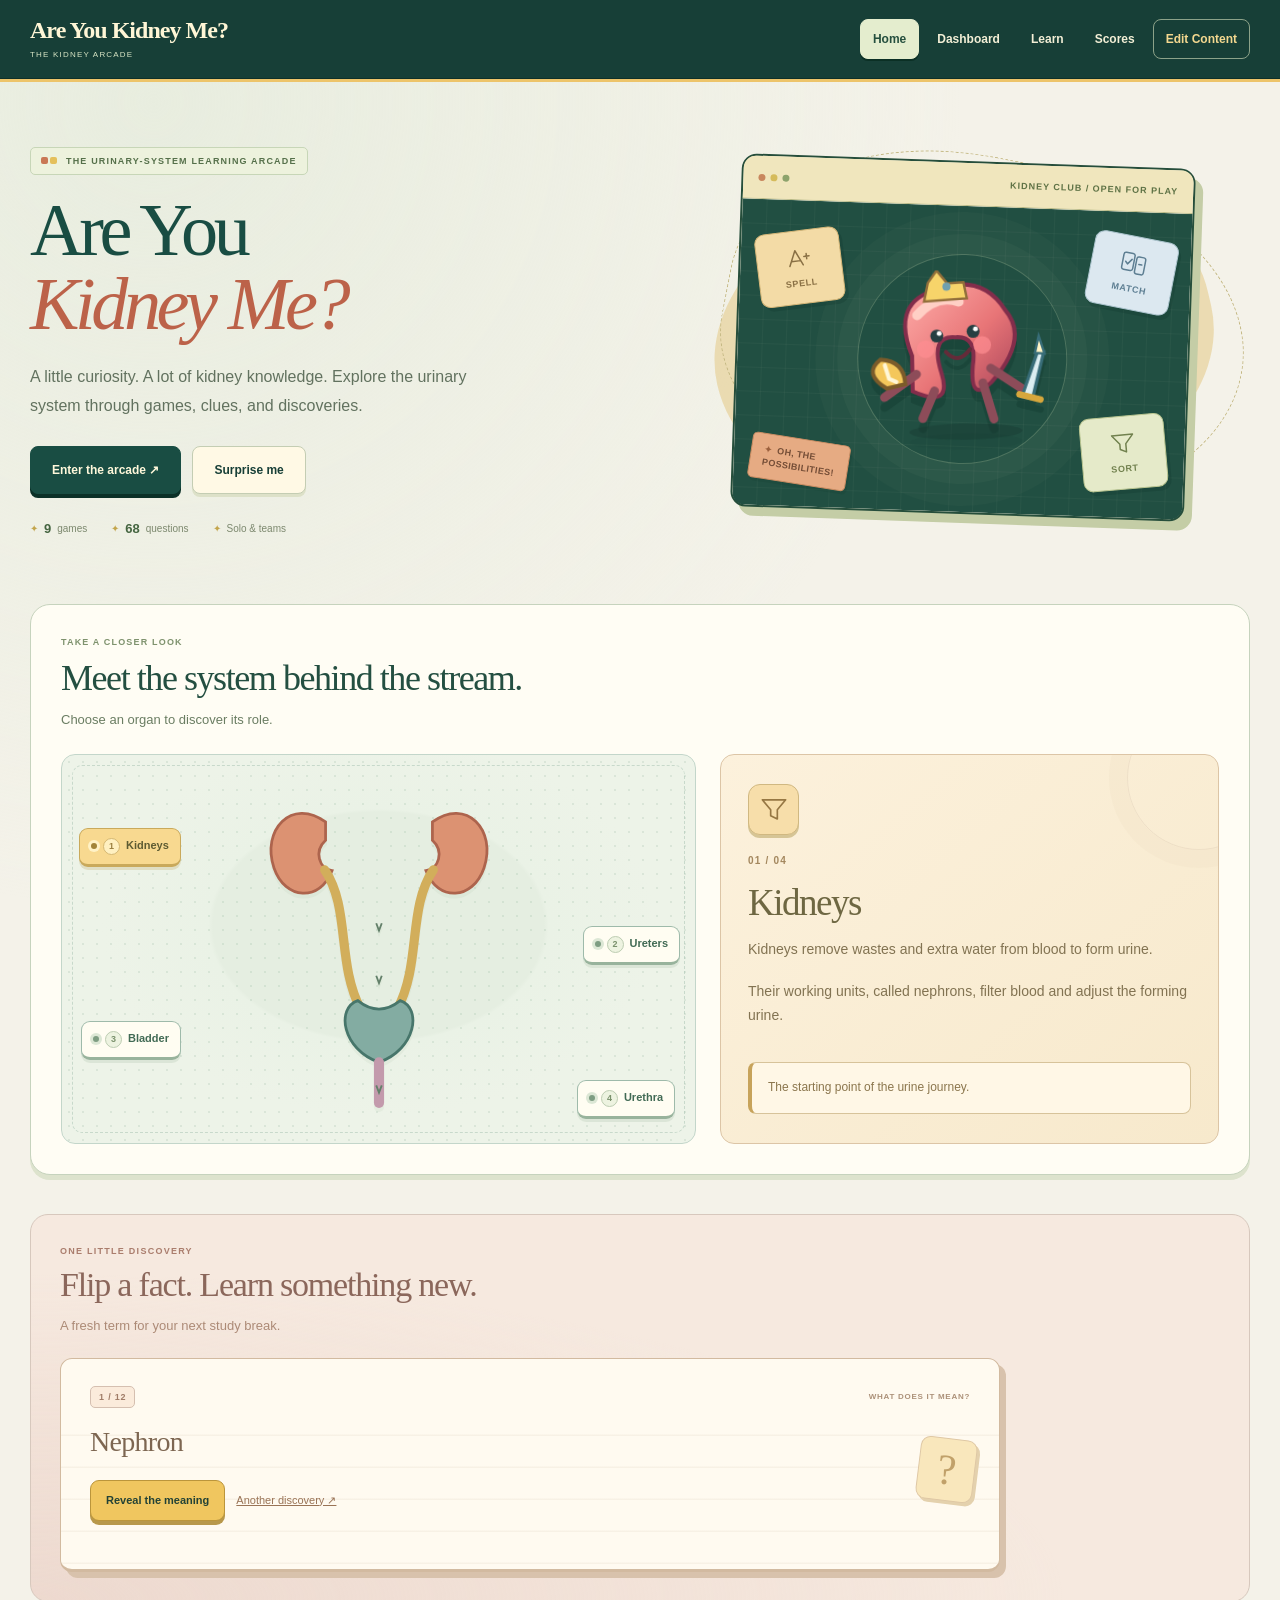
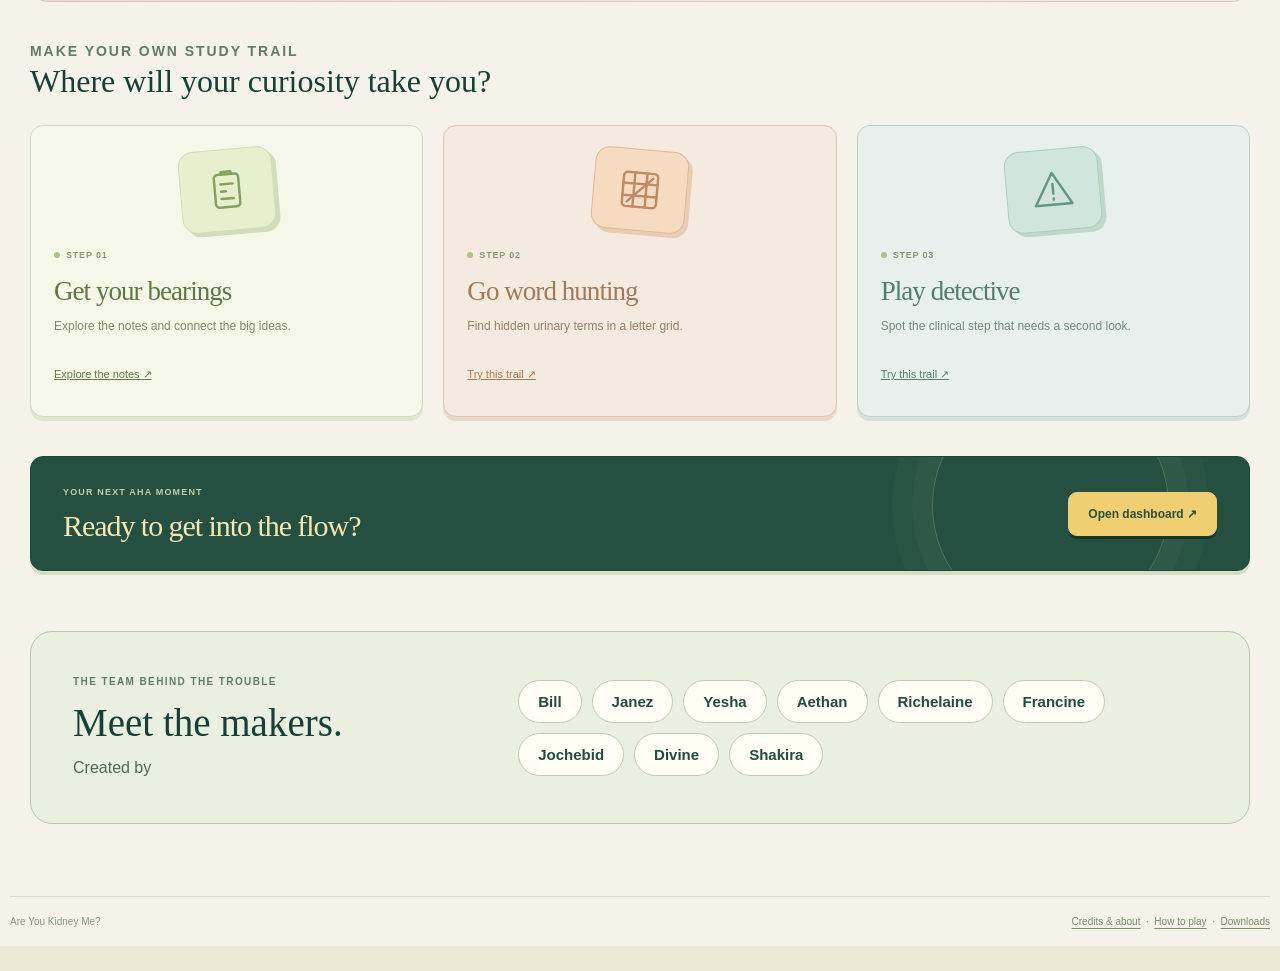
<file: index.html>
<!doctype html><html lang="en"><head><meta charset="utf-8"><meta name="viewport" content="width=device-width,initial-scale=1"><meta name="theme-color" content="#173f37"><meta name="description" content="An editable urinary-system game hub for solo practice and simple classroom play."><title>Are You Kidney Me? — The Kidney Arcade</title><link rel="stylesheet" href="style.css?v=10"><link rel="stylesheet" href="editor.css?v=10"></head><body data-site-mode="multipage" data-start-view="home"><a class="skip" href="#main">Skip to content</a><div id="app"><p class="loading">Opening the kidney arcade…</p></div><dialog id="modal" aria-label="Game information"></dialog><script src="content.js?v=10"></script><script src="assets.js?v=10"></script><script src="engine.js?v=10"></script><script src="run.js?v=10"></script><script src="memory.js?v=10"></script><script src="activities.js?v=10"></script><script src="wordsearch.js?v=10"></script><script src="zip.js?v=10"></script><script src="editor-access.js?v=10"></script><script src="access.js?v=10"></script><script src="editor.js?v=10"></script><script src="downloads.js?v=10"></script><script src="bundle.js?v=10"></script><script src="app.js?v=10"></script><noscript>Enable JavaScript to play or edit this website.</noscript></body></html>
</file>
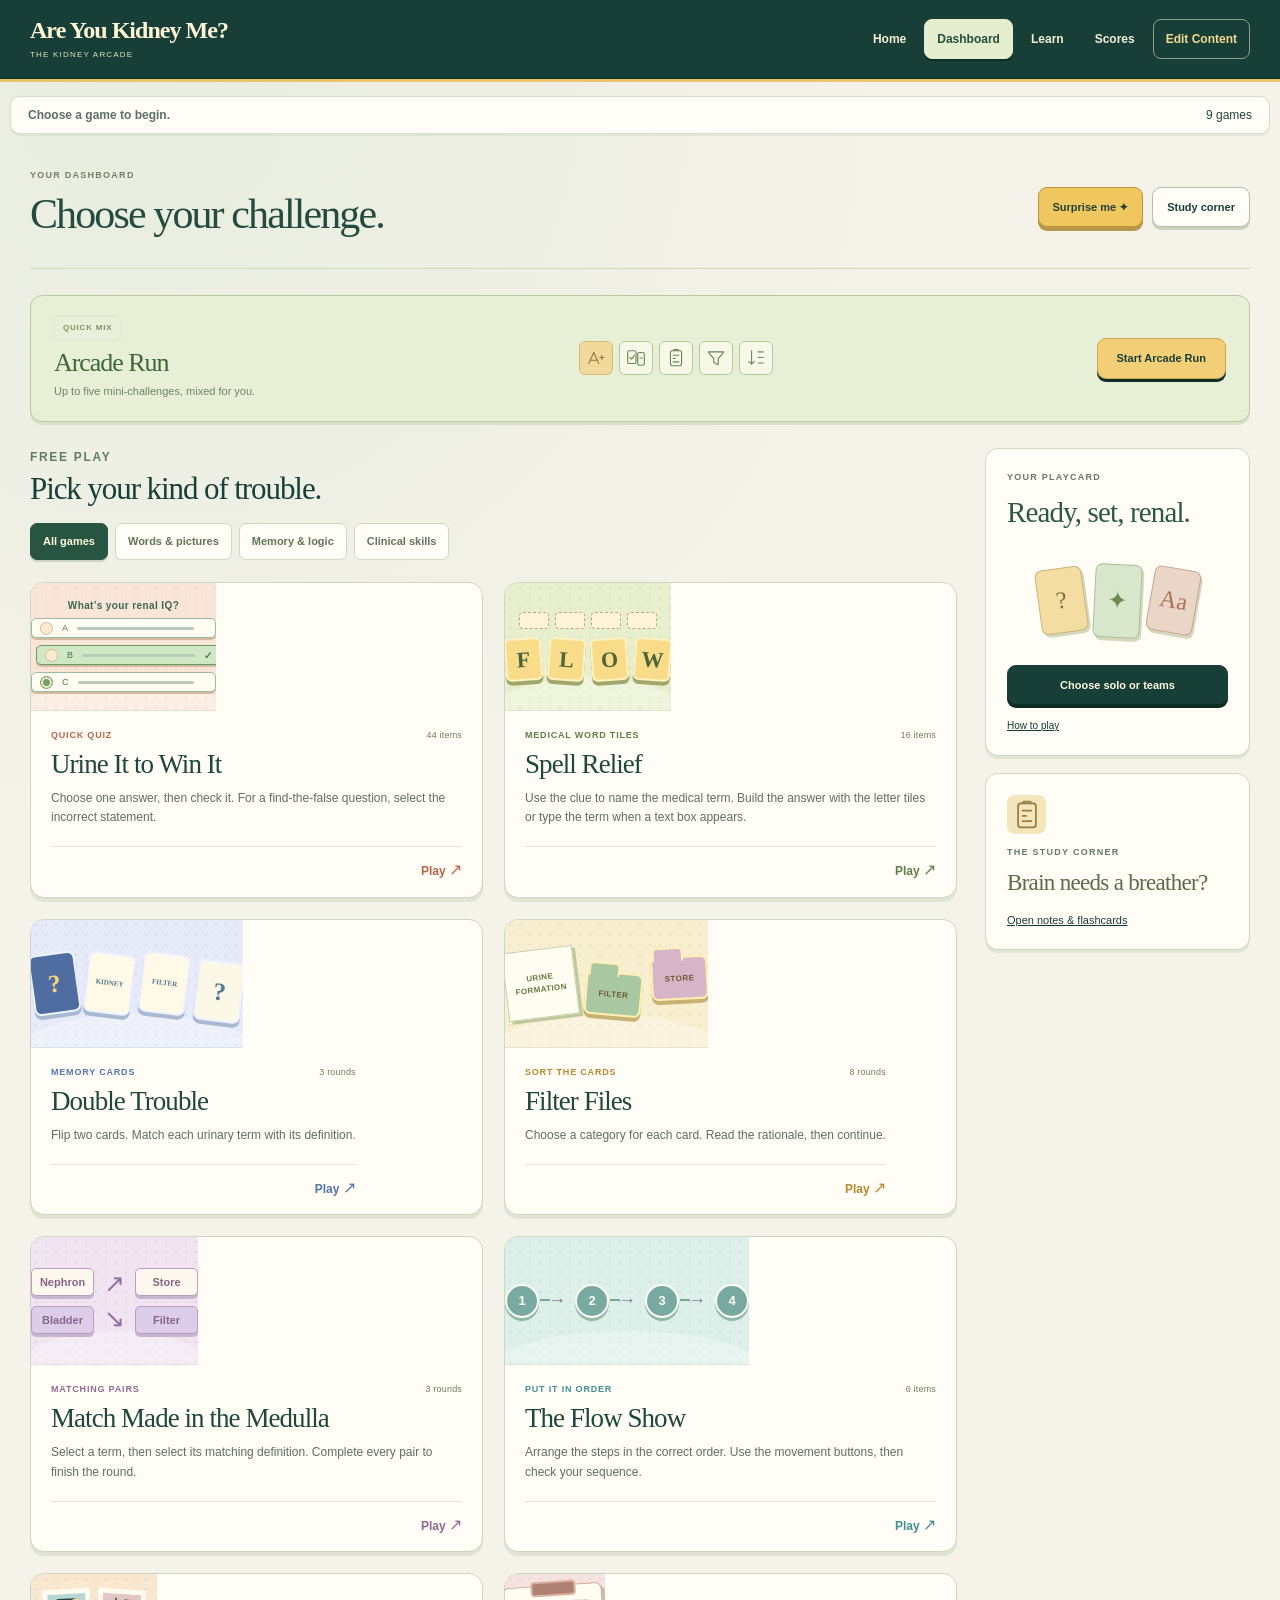
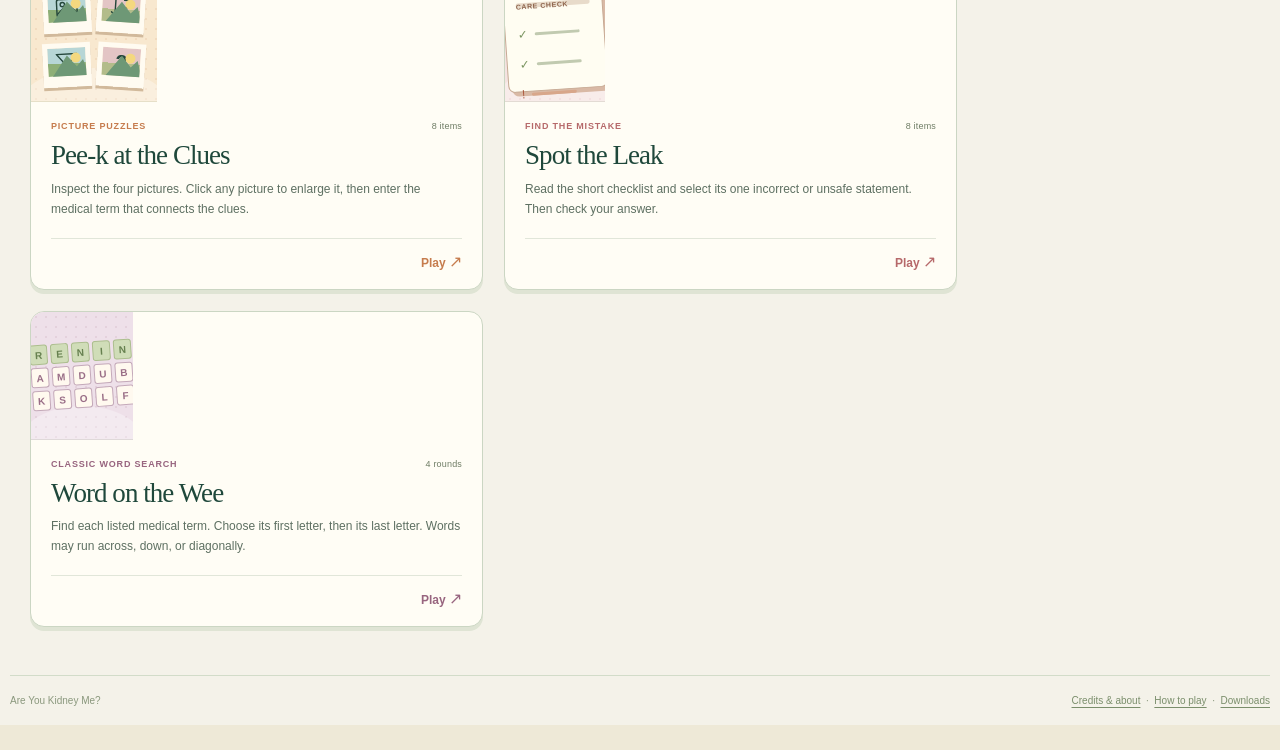
<file: dashboard.html>
<!doctype html><html lang="en"><head><meta charset="utf-8"><meta name="viewport" content="width=device-width,initial-scale=1"><meta name="theme-color" content="#173f37"><meta name="description" content="An editable urinary-system game hub for solo practice and simple classroom play."><title>Are You Kidney Me? — The Kidney Arcade</title><link rel="stylesheet" href="style.css?v=10"><link rel="stylesheet" href="editor.css?v=10"></head><body data-site-mode="multipage" data-start-view="dashboard"><a class="skip" href="#main">Skip to content</a><div id="app"><p class="loading">Opening the kidney arcade…</p></div><dialog id="modal" aria-label="Game information"></dialog><script src="content.js?v=10"></script><script src="assets.js?v=10"></script><script src="engine.js?v=10"></script><script src="run.js?v=10"></script><script src="memory.js?v=10"></script><script src="activities.js?v=10"></script><script src="wordsearch.js?v=10"></script><script src="zip.js?v=10"></script><script src="editor-access.js?v=10"></script><script src="access.js?v=10"></script><script src="editor.js?v=10"></script><script src="downloads.js?v=10"></script><script src="bundle.js?v=10"></script><script src="app.js?v=10"></script><noscript>Enable JavaScript to play or edit this website.</noscript></body></html>
</file>
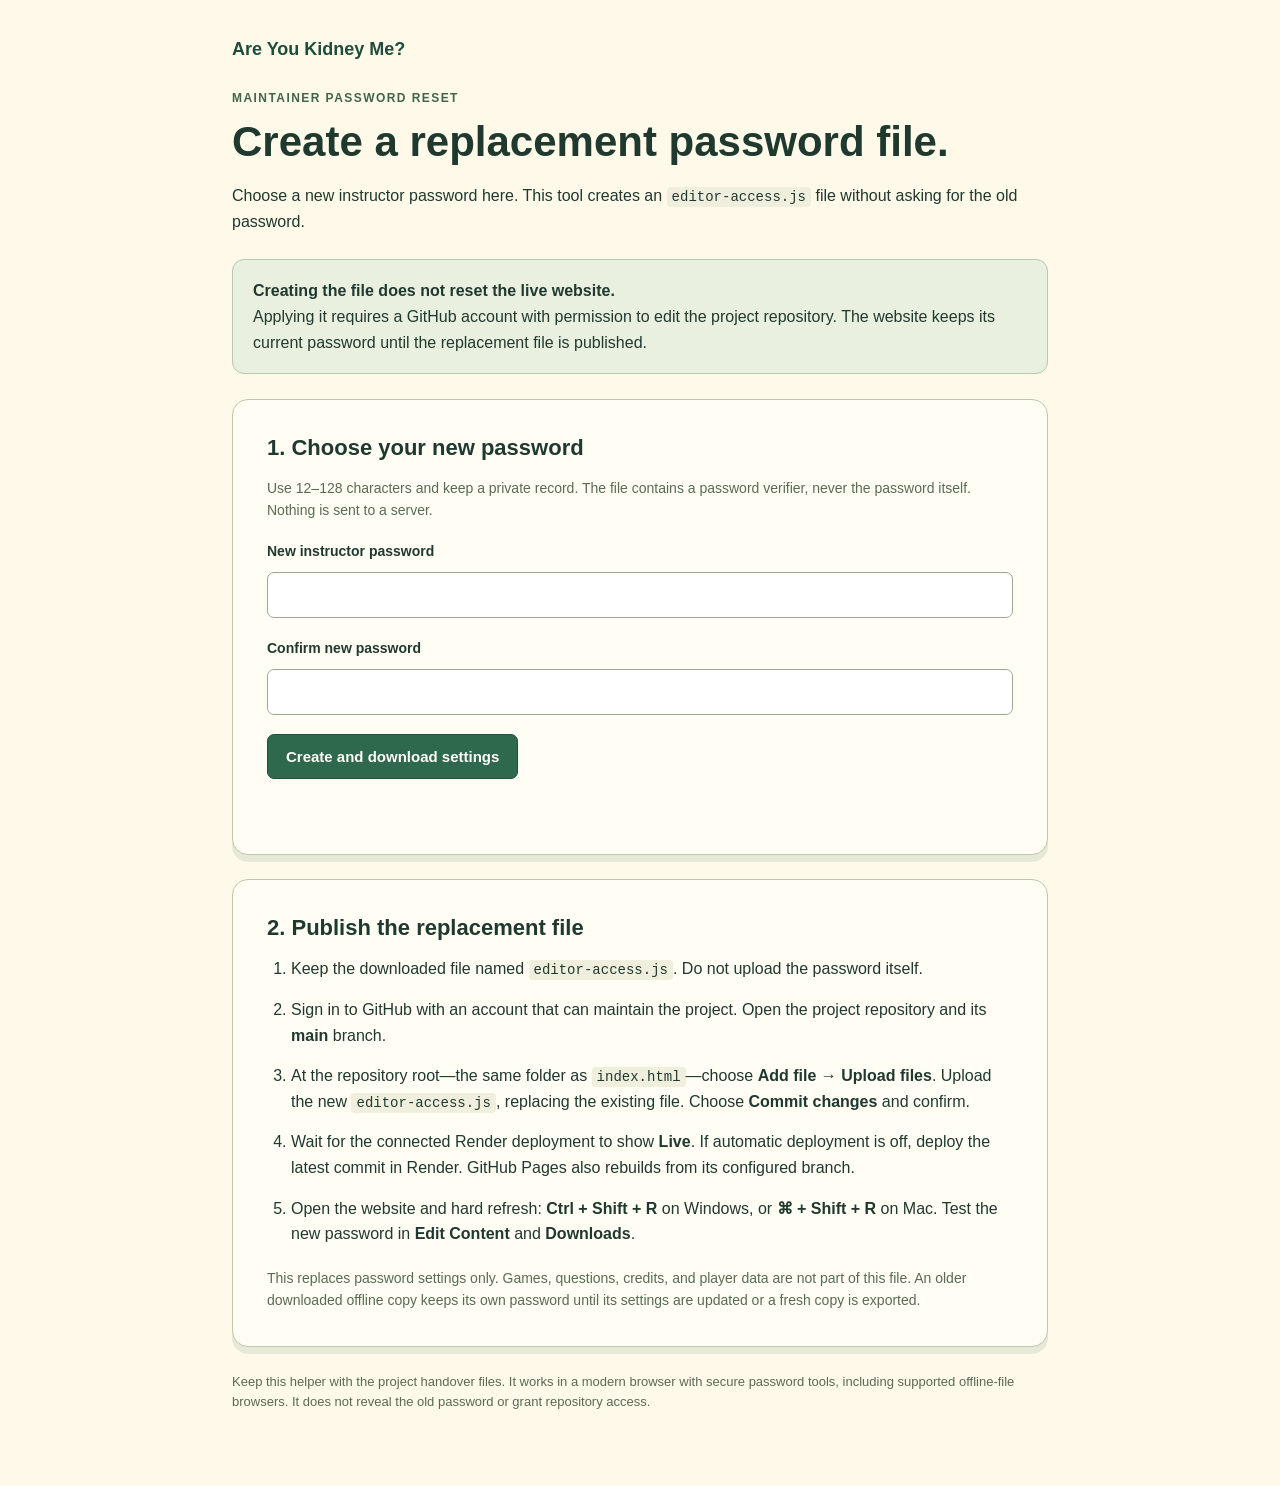
<file: recovery.html>
<!doctype html>
<html lang="en">
<head>
<meta charset="utf-8">
<meta name="viewport" content="width=device-width,initial-scale=1">
<meta name="theme-color" content="#173f37">
<title>Maintainer password reset — Are You Kidney Me?</title>
<style>
*{box-sizing:border-box}body{margin:0;background:#fff9e9;color:#20392f;font:16px/1.6 Arial,sans-serif}main{width:min(860px,100%);margin:auto;padding:35px 22px 55px}.brand{font-size:18px;font-weight:800;color:#204c3b;margin:0 0 25px}.eyebrow{font-size:12px;font-weight:800;letter-spacing:.12em;color:#41654a;text-transform:uppercase;margin:0 0 10px}h1{font-size:clamp(29px,6vw,42px);line-height:1.15;margin:0 0 17px}h2{font-size:22px;line-height:1.3;margin:0 0 14px}p{margin:0 0 18px}.notice{padding:18px 20px;background:#eaf0df;border:1px solid #b7c9af;border-radius:12px;margin:25px 0}.card{padding:clamp(22px,4vw,34px);background:#fffdf4;border:1px solid #bdc7aa;border-radius:16px;margin-top:24px;box-shadow:0 7px 0 #e6e9d8}form{display:grid;gap:10px}label{font-weight:700;font-size:14px}input{width:100%;font:16px Arial,sans-serif;padding:13px;border:1px solid #9ba98d;border-radius:7px;background:white;color:#20392f;margin-bottom:9px}button{justify-self:start;appearance:none;font:700 15px Arial,sans-serif;padding:13px 18px;min-height:45px;border:1px solid #20533d;background:#2e684d;color:#fffdf4;border-radius:7px;cursor:pointer}button:hover{background:#1e503a}button:disabled{opacity:.6;cursor:wait}input:focus-visible,button:focus-visible{outline:3px solid #c9973b;outline-offset:3px}.hint{font-size:14px;color:#586b54}.status{min-height:1.6em;margin:8px 0 0;font-size:14px;overflow-wrap:anywhere}.status.error{color:#8b3e2f}.status.success{color:#245a3c}ol{padding-left:24px;margin:0}li+li{margin-top:15px}code{font:14px/1.5 monospace;background:#f0efde;padding:2px 5px;border-radius:4px;overflow-wrap:anywhere}.footer{font-size:13px;color:#5a6a55;margin-top:25px}@media(max-width:520px){main{padding:25px 17px 40px}.card{border-radius:12px}.notice{padding:16px}}
</style>
</head>
<body>
<main>
<p class="brand">Are You Kidney Me?</p>
<p class="eyebrow">Maintainer password reset</p>
<h1>Create a replacement password file.</h1>
<p>Choose a new instructor password here. This tool creates an <code>editor-access.js</code> file without asking for the old password.</p>
<div class="notice"><strong>Creating the file does not reset the live website.</strong><br>Applying it requires a GitHub account with permission to edit the project repository. The website keeps its current password until the replacement file is published.</div>
<section class="card" aria-labelledby="new-password-title">
<h2 id="new-password-title">1. Choose your new password</h2>
<p class="hint">Use 12–128 characters and keep a private record. The file contains a password verifier, never the password itself. Nothing is sent to a server.</p>
<form id="recovery-form">
<label for="recovery-password">New instructor password</label>
<input id="recovery-password" name="newPassword" type="password" minlength="12" maxlength="128" autocomplete="new-password" required aria-describedby="recovery-status">
<label for="recovery-confirm">Confirm new password</label>
<input id="recovery-confirm" name="confirmPassword" type="password" minlength="12" maxlength="128" autocomplete="new-password" required aria-describedby="recovery-status">
<button id="recovery-create" type="submit">Create and download settings</button>
<p id="recovery-status" class="status" role="status" aria-live="polite"></p>
</form>
</section>
<section class="card" aria-labelledby="publish-title">
<h2 id="publish-title">2. Publish the replacement file</h2>
<ol>
<li>Keep the downloaded file named <code>editor-access.js</code>. Do not upload the password itself.</li>
<li>Sign in to GitHub with an account that can maintain the project. Open the project repository and its <strong>main</strong> branch.</li>
<li>At the repository root—the same folder as <code>index.html</code>—choose <strong>Add file → Upload files</strong>. Upload the new <code>editor-access.js</code>, replacing the existing file. Choose <strong>Commit changes</strong> and confirm.</li>
<li>Wait for the connected Render deployment to show <strong>Live</strong>. If automatic deployment is off, deploy the latest commit in Render. GitHub Pages also rebuilds from its configured branch.</li>
<li>Open the website and hard refresh: <strong>Ctrl + Shift + R</strong> on Windows, or <strong>⌘ + Shift + R</strong> on Mac. Test the new password in <strong>Edit Content</strong> and <strong>Downloads</strong>.</li>
</ol>
<p class="hint" style="margin:20px 0 0">This replaces password settings only. Games, questions, credits, and player data are not part of this file. An older downloaded offline copy keeps its own password until its settings are updated or a fresh copy is exported.</p>
</section>
<p class="footer">Keep this helper with the project handover files. It works in a modern browser with secure password tools, including supported offline-file browsers. It does not reveal the old password or grant repository access.</p>
<noscript><p class="notice">Enable JavaScript in a modern browser to create a replacement password file. The publishing instructions above remain available.</p></noscript>
</main>
<script>
(function(root){
'use strict';
const ITERATIONS=600000;
const own=(object,key)=>Object.prototype.hasOwnProperty.call(object,key);
const hex=bytes=>Array.from(bytes,byte=>byte.toString(16).padStart(2,'0')).join('');
function supported(){return root.isSecureContext!==false&&typeof root.TextEncoder==='function'&&typeof root.crypto?.getRandomValues==='function'&&typeof root.crypto?.subtle?.importKey==='function'&&typeof root.crypto?.subtle?.deriveBits==='function';}
async function createConfig(password,confirmation){
 if(typeof password!=='string'||password.length<12||password.length>128)throw new Error('Use a password with 12 to 128 characters.');
 if(typeof confirmation!=='string'||confirmation!==password)throw new Error('The passwords do not match.');
 if(!supported())throw new Error('Secure password tools are unavailable. Open this helper using HTTPS in a current browser, or a browser that supports secure offline files.');
 const salt=root.crypto.getRandomValues(new Uint8Array(16));
 const bytes=new root.TextEncoder().encode(password);
 let key;
 try{key=await root.crypto.subtle.importKey('raw',bytes,'PBKDF2',false,['deriveBits']);}
 catch(_){throw new Error('The password settings could not be created. Please try again in a current browser.');}
 finally{bytes.fill(0);}
 let derived;
 try{derived=await root.crypto.subtle.deriveBits({name:'PBKDF2',hash:'SHA-256',salt,iterations:ITERATIONS},key,256);}
 catch(_){throw new Error('The password settings could not be created. Please try again in a current browser.');}
 return{version:1,algorithm:'PBKDF2-SHA-256',iterations:ITERATIONS,salt:hex(salt),hash:hex(new Uint8Array(derived))};
}
function settingsSource(config){
 if(!config||typeof config!=='object'||Array.isArray(config)||!['version','algorithm','iterations','salt','hash'].every(key=>own(config,key))||config.version!==1||config.algorithm!=='PBKDF2-SHA-256'||config.iterations!==ITERATIONS||typeof config.salt!=='string'||!/^[0-9a-f]{32}$/.test(config.salt)||typeof config.hash!=='string'||!/^[0-9a-f]{64}$/.test(config.hash))throw new Error('Choose valid replacement password settings.');
 const clean={version:1,algorithm:'PBKDF2-SHA-256',iterations:ITERATIONS,salt:config.salt,hash:config.hash};
 return 'window.UT_EDITOR_ACCESS_CONFIG='+JSON.stringify(clean)+';\n';
}
root.UTRecovery=Object.freeze({createConfig,settingsSource});
const doc=root.document;if(!doc)return;
const form=doc.getElementById('recovery-form'),passwordInput=doc.getElementById('recovery-password'),confirmationInput=doc.getElementById('recovery-confirm'),status=doc.getElementById('recovery-status'),button=doc.getElementById('recovery-create');
if(!form||!passwordInput||!confirmationInput||!status||!button)return;
let busy=false;
function message(text,error=false){status.textContent=text;status.className='status '+(error?'error':'success');}
if(!supported()){button.disabled=true;message('Secure password tools are unavailable. Use this helper over HTTPS in a current browser, or a browser that supports secure offline files.',true);}
form.addEventListener('submit',async event=>{
 event.preventDefault();if(busy)return;busy=true;button.disabled=true;passwordInput.disabled=true;confirmationInput.disabled=true;
 const password=passwordInput.value,confirmation=confirmationInput.value;
 message('Creating your replacement settings…');
 try{
  const config=await createConfig(password,confirmation),source=settingsSource(config);
  const blob=new root.Blob([source],{type:'text/javascript;charset=utf-8'}),url=root.URL.createObjectURL(blob),link=doc.createElement('a');
  try{link.href=url;link.download='editor-access.js';link.hidden=true;doc.body.appendChild(link);link.click();}
  finally{link.remove();root.setTimeout(()=>root.URL.revokeObjectURL(url),1500);}
  passwordInput.value='';confirmationInput.value='';
  message('Settings file downloaded. Upload editor-access.js using the steps below to apply your new password. Keep the password privately; the website has not been changed by this tool.');
 }catch(error){message(error?.message||'The settings file could not be downloaded. Please try again.',true);}
 finally{busy=false;button.disabled=!supported();passwordInput.disabled=false;confirmationInput.disabled=false;}
});
})(typeof window!=='undefined'?window:globalThis);
</script>
</body>
</html>
</file>
<file: style.css>
*{box-sizing:border-box}:root{--accent:#173f37;--page-bg:#fff9e9;--gold:#e7b958;--ink:#243d34;--muted:#667469;--line:#d7d9bf;--font-scale:1;font-family:Arial,sans-serif;color:var(--ink);background:#eee9d7;font-size:calc(16px * var(--font-scale))}body{margin:0;background:radial-gradient(circle at 90% 0,#d8e1bf,transparent 40%),#eee9d7}button,input,select,textarea{font:inherit}button,a,input,select{touch-action:manipulation}button{cursor:pointer;color:inherit}button:disabled{cursor:default;opacity:.45}button:focus-visible,a:focus-visible,input:focus-visible,select:focus-visible,textarea:focus-visible{outline:3px solid #b86a36;outline-offset:3px}a{color:var(--accent)}h1,h2,h3,p{margin-top:0}p{line-height:1.6}h1,h2,h3{color:var(--accent)}h1,h2{font-family:Georgia,serif;font-weight:normal}header{background:var(--accent);color:#fff6d6;box-shadow:0 4px 0 #d7ae53}.header-inner{max-width:1280px;margin:auto;display:flex;align-items:center;gap:22px;padding:15px 26px;flex-wrap:wrap}.brand{font-family:Georgia,serif;font-size:calc(25px * var(--font-scale));font-weight:bold;color:#fff6d6;border:0;background:none;padding:0;text-align:left}.brand small{display:block;font:calc(10px * var(--font-scale)) Arial,sans-serif;letter-spacing:.15em;color:#dbe4ba;margin-top:4px}.nav{display:flex;gap:6px;flex-wrap:wrap;margin-left:auto}.nav :is(button,a){padding:10px 15px;border:1px solid transparent;background:transparent;color:#f3efd6;border-radius:6px;font-size:calc(14px * var(--font-scale));font-weight:bold}.nav :is(button,a):hover,.nav :is(button,a).active{background:#ffffff1a;border-color:#b9c8a866}.nav .edit{color:#ffe099;border-color:#8aab8d}.session-strip{max-width:1228px;margin:15px auto 0;padding:10px 15px;background:#f9f6e5;border:1px solid #cfdbbc;border-radius:8px;display:flex;gap:13px 24px;flex-wrap:wrap;align-items:center;font-size:calc(13px * var(--font-scale))}.session-strip .mode{margin-right:auto;color:var(--muted)}.session-strip strong{color:var(--accent)}.session-strip button{padding:5px 8px;background:none;border:0;color:var(--accent);font-size:calc(12px * var(--font-scale));text-decoration:underline}.container{max-width:1280px;margin:auto;padding:30px 26px 42px}main{outline:none}.eyebrow{color:#6b7559;font-size:calc(11px * var(--font-scale));letter-spacing:.17em;font-weight:bold;margin-bottom:10px}.hero{display:grid;grid-template-columns:1fr 280px;gap:30px;align-items:center;background:var(--page-bg);border:1px solid #d7d8bd;border-radius:18px;padding:32px 42px;box-shadow:0 7px 0 #dedec5;margin-bottom:35px}.hero h1{font-size:calc(clamp(40px,5.5vw,66px) * var(--font-scale));line-height:1.02;margin-bottom:18px}.hero h1 em{font-style:normal;color:#a95c42}.hero .intro{font-size:calc(18px * var(--font-scale));color:#56664f;max-width:690px;margin-bottom:21px}.hero img{width:100%;max-height:250px;object-fit:contain;filter:drop-shadow(6px 9px 0 #153e3217)}.actions{display:flex;gap:10px;flex-wrap:wrap;align-items:center}.btn{display:inline-flex;justify-content:center;align-items:center;gap:8px;min-height:43px;padding:11px 18px;border:1px solid #7a8d6e;border-radius:7px;background:#f5efdb;color:var(--accent);font-weight:bold;font-size:calc(14px * var(--font-scale));text-decoration:none;box-shadow:0 3px 0 #c6ccb1}.btn:hover{filter:brightness(1.035);transform:translateY(-1px)}.btn.primary{background:var(--gold);border-color:#b18a3a;color:#30442e;box-shadow:0 3px 0 #b39249}.btn.dark{background:var(--accent);color:#fff8de;border-color:var(--accent);box-shadow:0 3px 0 #0d3027}.btn.small{padding:8px 11px;min-height:34px;font-size:calc(12px * var(--font-scale))}.btn.danger{color:#933f35;border-color:#be8a75}.pill{font-size:calc(11px * var(--font-scale));border:1px solid #cad6b7;background:#f8f7e7;border-radius:99px;padding:6px 10px;color:#52624c}.hero-pills{display:flex;gap:7px;flex-wrap:wrap;margin-top:20px}.section-top{display:flex;gap:20px;justify-content:space-between;align-items:end;margin-bottom:18px}.section-top h2{font-size:calc(32px * var(--font-scale));margin-bottom:5px}.muted{color:var(--muted)}.section-top p{font-size:calc(14px * var(--font-scale));margin-bottom:0}.game-grid{display:grid;grid-template-columns:repeat(3,minmax(0,1fr));gap:20px}.game-card{text-align:left;background:var(--page-bg);border:1px solid #cbd3b8;border-radius:13px;padding:23px;box-shadow:0 5px 0 #d8dcc6;transition:transform .15s,box-shadow .15s;min-width:0}.game-card:hover{transform:translateY(-4px);box-shadow:0 9px 0 #d4dac0}.card-top{display:flex;align-items:center;justify-content:space-between;margin-bottom:19px}.game-icon{display:flex;align-items:center;justify-content:center;width:46px;height:46px;border-radius:12px;background:#e1e8ce;color:var(--accent);font:900 calc(22px * var(--font-scale)) Georgia,serif}.game-card h3{font:normal calc(26px * var(--font-scale))/1.12 Georgia,serif;margin:0 0 10px}.game-card .sub{font-weight:bold;font-size:calc(12px * var(--font-scale));color:#737952;margin-bottom:12px}.game-card p{font-size:calc(13px * var(--font-scale));line-height:1.55;color:#61705c;margin-bottom:18px}.game-card .card-bottom{display:flex;justify-content:space-between;font-size:calc(12px * var(--font-scale));font-weight:bold;color:var(--accent)}.note{padding:17px 20px;background:#e8edd9;border-left:4px solid #8aab6b;font-size:calc(14px * var(--font-scale));margin-top:28px;border-radius:0 7px 7px 0}.game-head{display:flex;justify-content:space-between;gap:25px;margin-bottom:23px;align-items:start}.game-head h1{font-size:calc(40px * var(--font-scale));line-height:1.08;margin-bottom:8px}.game-head p{color:var(--muted);font-size:calc(14px * var(--font-scale));margin-bottom:0;max-width:780px}.back{border:0;background:none;color:var(--accent);font-weight:bold;font-size:calc(13px * var(--font-scale));padding:9px 0;white-space:nowrap}.play-layout{display:grid;grid-template-columns:175px minmax(0,1fr);gap:22px}.item-index{background:#e6ecd7;border:1px solid #c4d0b5;padding:15px 12px;border-radius:9px;align-self:start}.item-index summary{font-size:calc(13px * var(--font-scale));color:var(--accent);font-weight:bold;cursor:pointer;margin-bottom:12px}.index-grid{display:grid;grid-template-columns:repeat(4,1fr);gap:6px}.index-btn{border:1px solid #a9b997;border-radius:5px;min-height:33px;background:#fbf9e9;font-weight:bold;font-size:calc(12px * var(--font-scale))}.index-btn.active{background:#edce83;border:2px solid #a4843d}.index-btn.done{background:#b8d1aa}.legend{font-size:calc(11px * var(--font-scale));color:#687660;margin:12px 0 0;line-height:1.6}.challenge{min-width:0;background:var(--page-bg);border:1px solid #ccd3b9;border-radius:13px;padding:25px 29px;box-shadow:0 5px 0 #d8dcc6}.challenge-meta{display:flex;gap:10px 16px;align-items:center;flex-wrap:wrap;margin-bottom:20px;color:#647357;font-weight:bold;font-size:calc(11px * var(--font-scale));letter-spacing:.03em}.challenge-meta .points{margin-left:auto;background:#eee0ac;color:#725a28;padding:6px 9px;border-radius:5px}.prompt{font:700 clamp(calc(21px * var(--font-scale)),2.2vw,28px)/1.4 Arial,sans-serif;color:#254738;margin-bottom:13px}.instruction{font-size:calc(14px * var(--font-scale));color:#687760;margin-bottom:22px}.option-grid{display:grid;gap:10px}.option-grid.two{grid-template-columns:1fr 1fr}.option{display:flex;gap:15px;align-items:center;text-align:left;border:1px solid #b5c2a2;background:#f4f0da;border-radius:7px;padding:15px;min-height:64px;font-size:calc(16px * var(--font-scale));line-height:1.5}.option b{color:var(--accent);font-size:calc(19px * var(--font-scale));flex-shrink:0}.option.selected{background:#f0d89c;border:2px solid #b08f3f;padding:14px}.option.correct{background:#dceacb;border:2px solid #76955e;padding:14px}.option:disabled{opacity:1}.field-label{display:block;font-size:calc(13px * var(--font-scale));font-weight:bold;margin-bottom:9px}.answer-field{width:100%;max-width:620px;border:2px solid #b6c4a3;border-radius:6px;min-height:50px;padding:12px 14px;background:white;color:#243d34;font-size:calc(20px * var(--font-scale))}.hint{font-size:calc(12px * var(--font-scale));color:#6f7d63;margin:10px 0 0}.tiles{display:flex;flex-wrap:wrap;justify-content:center;gap:9px;padding:20px;background:#285d48;border:4px solid #b69a50;border-radius:9px;margin:0 auto 16px;max-width:650px}.tile{width:53px;height:59px;font:700 calc(29px * var(--font-scale)) Georgia,serif;color:#294330;background:linear-gradient(#f1d689,#d3ae5c);border:2px solid #f6e6ad;border-radius:5px;box-shadow:0 3px 0 #163e2e}.tile.used{background:#3c7059;border-color:#6d8b69;color:transparent;box-shadow:none;opacity:1}.built{font-size:calc(25px * var(--font-scale));letter-spacing:.1em;font-weight:bold;color:var(--accent);text-align:center;min-height:52px;padding:12px;background:#ebe9d4;border-radius:6px;margin-bottom:12px;overflow-wrap:anywhere}.built.empty{font-size:calc(14px * var(--font-scale));letter-spacing:0;font-weight:normal;color:#758167}.tile-tools{display:flex;justify-content:center;gap:9px;margin-bottom:15px}.pictures{display:grid;grid-template-columns:repeat(4,minmax(0,1fr));gap:9px;margin-bottom:21px}.picture{border:1px solid #c2c8aa;border-radius:6px;padding:5px;background:#e8e4c9}.picture img{display:block;width:100%;height:130px;object-fit:contain;background:white}.picture small{display:block;color:#6e7759;padding:6px 0 1px;font-size:calc(10px * var(--font-scale))}.challenge-actions{display:flex;gap:10px 17px;flex-wrap:wrap;align-items:center;border-top:1px solid #d5dac3;margin-top:24px;padding-top:20px}.text-button{border:0;background:transparent;color:var(--accent);font-size:calc(13px * var(--font-scale));text-decoration:underline;padding:8px 0}.feedback{padding:16px 18px;background:#f4e7c9;border-left:4px solid #b78a43;margin-top:22px;border-radius:0 7px 7px 0}.feedback.good{background:#e3edd5;border-color:#789e61}.feedback h3{font:700 calc(17px * var(--font-scale)) Arial,sans-serif;margin-bottom:9px}.feedback p{font-size:calc(14px * var(--font-scale));margin-bottom:9px}.feedback p:last-child{margin-bottom:0}.solution{font-size:calc(21px * var(--font-scale))!important;font-weight:bold;color:#315c42;white-space:pre-line}.earned{font-weight:bold;color:#4d7845}.team-awards{display:flex;gap:9px;flex-wrap:wrap;margin-top:12px}.award{border:1px solid #9caf86;background:#fffbee;border-radius:6px;padding:10px 13px;font-size:calc(13px * var(--font-scale));font-weight:bold;min-height:43px;overflow-wrap:anywhere;min-width:0}.award.selected{background:var(--accent);color:white}.award small{display:block;font-size:calc(11px * var(--font-scale));font-weight:normal;margin-top:4px}.match-board{display:grid;grid-template-columns:1fr 1.5fr;gap:13px}.match-column{display:grid;gap:9px}.match-choice{border:1px solid #b0c29b;background:#f3efda;border-radius:6px;padding:12px;min-height:62px;font-size:calc(14px * var(--font-scale));line-height:1.45;text-align:left;display:flex;gap:10px;align-items:center}.match-choice.selected{outline:2px solid #bb9442;background:#f5df9f}.match-choice.matched{background:#d8e7c7;color:#59714e;border-color:#96b17c;opacity:1}.match-choice.wrong{background:#f0d2bc;border-color:#b97959}.match-choice b{color:#6f7d58;flex-shrink:0}.match-hint{font-size:calc(13px * var(--font-scale));color:#916d3d;margin:12px 0 0}.pair-solution{display:grid;gap:9px}.pair-solution p{margin:0;padding:12px 15px;background:#e4ecd6;border-radius:6px;font-size:calc(14px * var(--font-scale))}.order-list{list-style:none;padding:0;margin:0;display:grid;gap:10px}.order-step{display:flex;gap:14px;align-items:center;border:1px solid #bbc8a7;background:#f3efdc;border-radius:7px;padding:12px 14px;min-height:63px}.order-step .step-no{font-size:calc(20px * var(--font-scale));font-weight:bold;color:#8b8e61;flex-shrink:0}.order-step .step-text{font-size:calc(15px * var(--font-scale));line-height:1.5;flex-grow:1}.step-controls{display:flex;gap:5px;flex-shrink:0}.step-controls button{border:1px solid #acbd95;background:#fffbee;border-radius:4px;padding:7px 10px;color:var(--accent)}.order-step.correct{background:#dfeacd}.danger-label{display:inline-block;background:#f1d7c7;color:#874a3d;padding:5px 9px;border-radius:5px;font-size:calc(11px * var(--font-scale));font-weight:bold;margin-bottom:13px}.learn-layout{display:grid;grid-template-columns:1.3fr 1fr;gap:24px}.articles{display:grid;gap:15px}.article{background:var(--page-bg);border:1px solid #ccd3b7;border-radius:10px;overflow:hidden}.article summary{padding:19px 21px;font:normal calc(24px * var(--font-scale)) Georgia,serif;color:var(--accent);cursor:pointer}.article .article-body{padding:0 21px 19px;font-size:calc(14px * var(--font-scale));color:#56664e}.flash-panel{background:#e3ead3;border:1px solid #bdcca8;border-radius:12px;padding:22px;align-self:start}.flash-panel h2{font-size:calc(29px * var(--font-scale));margin-bottom:10px}.flashcard{display:flex;align-items:center;justify-content:center;flex-direction:column;width:100%;min-height:222px;background:#fff9e9;border:2px solid #becd9e;border-radius:11px;padding:25px;text-align:center;margin:15px 0;font-size:calc(21px * var(--font-scale));line-height:1.5;color:var(--accent)}.flashcard small{font-size:calc(11px * var(--font-scale));color:#88936e;margin-top:17px}.search{width:100%;max-width:310px;min-height:43px;background:#fffdf3;border:1px solid #b4c29d;border-radius:6px;padding:10px 13px}.scores-layout{display:grid;grid-template-columns:1fr 1.2fr;gap:23px}.score-card,.review-card,.finish-card{background:var(--page-bg);border:1px solid #c5d1b3;border-radius:13px;padding:26px}.score-big{font:normal calc(61px * var(--font-scale)) Georgia,serif;color:var(--accent);margin:12px 0}.score-table{width:100%;border-collapse:collapse;font-size:calc(14px * var(--font-scale));margin:18px 0}.score-table th,.score-table td{text-align:left;padding:12px 8px;border-bottom:1px solid #d3dac1;overflow-wrap:anywhere}.review-list{display:grid;gap:8px;max-height:380px;overflow:auto}.review-link{display:block;text-align:left;background:#f1efdc;border:1px solid #c9d1b5;border-radius:6px;padding:12px;font-size:calc(13px * var(--font-scale));line-height:1.4;color:var(--accent)}.finish-card h1{font-size:calc(43px * var(--font-scale))}.finish-card p{color:#617055}.timer{display:inline-flex;gap:8px;align-items:center;margin-left:auto;font-size:calc(13px * var(--font-scale));color:#647451}.timer button{border:1px solid #b9c7a6;border-radius:4px;background:#f7f2df;font-size:calc(11px * var(--font-scale));padding:6px 8px}.editor-intro{background:#e7edd9;border:1px solid #c2d0ae;border-radius:9px;padding:16px 20px;font-size:calc(14px * var(--font-scale));margin-bottom:20px}.page-footer{max-width:1228px;margin:0 auto 25px;padding:17px 0;border-top:1px solid #c6ceb5;display:flex;justify-content:space-between;gap:20px;color:#788167;font-size:calc(11px * var(--font-scale))}.page-footer button{border:0;background:none;padding:0;color:#637954;text-decoration:underline;font-size:calc(11px * var(--font-scale))}.loading{padding:70px 30px;color:#476f4c;font-size:calc(22px * var(--font-scale))}.skip{position:absolute;left:10px;top:-80px;background:white;padding:12px;z-index:50}.skip:focus{top:10px}dialog{width:calc(100% - 30px);max-width:720px;border:1px solid #91a37d;border-radius:13px;padding:0;background:var(--page-bg);color:var(--ink);box-shadow:0 16px 60px #12362866}dialog::backdrop{background:#16372dcc}.modal-header{display:flex;justify-content:space-between;align-items:center;gap:20px;background:var(--accent);color:#fff4ce;padding:13px 20px;font-size:calc(16px * var(--font-scale));font-weight:bold}.modal-header button{color:#fff4ce;background:#ffffff15;border:1px solid #ffffff44;border-radius:5px;padding:6px 10px;font-size:calc(12px * var(--font-scale))}.modal-body{padding:25px 28px 28px}.modal-body h2{font-size:calc(32px * var(--font-scale));margin-bottom:12px}.modal-body p,.modal-body li{font-size:calc(14px * var(--font-scale));line-height:1.6}.modal-body li{margin-bottom:8px}.mode-choices{display:grid;grid-template-columns:1fr 1fr;gap:14px;margin:20px 0}.mode-choice{padding:22px 19px;text-align:left;border:1px solid #b7c5a0;border-radius:8px;background:#f1e8cb}.mode-choice strong{font:normal calc(25px * var(--font-scale)) Georgia,serif;color:var(--accent);display:block;margin-bottom:10px}.mode-choice span{font-size:calc(13px * var(--font-scale));line-height:1.6;display:block;color:#647053}.team-fields{display:grid;grid-template-columns:1fr 1fr;gap:12px;margin:20px 0}.team-fields label{font-size:calc(12px * var(--font-scale));font-weight:bold}.team-fields input{width:100%;display:block;margin-top:7px;padding:11px;border:1px solid #aebf94;border-radius:5px;background:white;min-height:43px}.fine{font-size:calc(11px * var(--font-scale))!important;color:#75836a}.zoom-image{display:block;max-width:100%;max-height:65vh;margin:auto}.toast{background:#e4ebd2;border:1px solid #a9bf8d;color:#3e6543;padding:12px 18px;max-width:1228px;margin:12px auto 0;border-radius:7px;font-size:calc(13px * var(--font-scale))}.empty{padding:20px;background:#f1efde;border-radius:7px;color:#6c7b5e}.modal-errors{color:#9a4232}.sr-only{position:absolute;width:1px;height:1px;overflow:hidden;clip-path:inset(50%)}@media(prefers-reduced-motion:reduce){*{transition:none!important;animation:none!important;scroll-behavior:auto!important}}@media(max-width:950px){.game-grid{grid-template-columns:repeat(2,minmax(0,1fr))}.hero{grid-template-columns:1fr 200px;padding:29px}.hero img{max-height:220px}.play-layout{grid-template-columns:1fr}.item-index{padding:12px 14px}.index-grid{grid-template-columns:repeat(10,1fr)}.item-index .legend{display:none}.option-grid.two{grid-template-columns:1fr}.learn-layout,.scores-layout{grid-template-columns:1fr 1fr}.session-strip{margin:14px 26px 0}.page-footer{margin:0 26px 25px}.game-head h1{font-size:calc(35px * var(--font-scale))}}@media(max-width:620px){.header-inner{gap:15px;padding:16px}.brand{font-size:calc(24px * var(--font-scale))}.nav{margin-left:0;width:100%;gap:4px}.nav :is(button,a){padding:9px 12px;font-size:calc(12px * var(--font-scale))}.container{padding:23px 15px 30px}.session-strip{margin:14px 15px 0;font-size:calc(12px * var(--font-scale));gap:9px 13px}.hero{grid-template-columns:1fr;padding:25px 22px;gap:10px}.hero h1{font-size:calc(43px * var(--font-scale))}.hero .intro{font-size:calc(16px * var(--font-scale))}.hero img{display:none}.game-grid{grid-template-columns:1fr;gap:16px}.game-card{padding:21px}.game-card h3{font-size:calc(27px * var(--font-scale))}.card-top{margin-bottom:15px}.section-top{display:block}.section-top h2{font-size:calc(30px * var(--font-scale))}.section-top p{margin-bottom:12px}.game-head{gap:15px}.game-head h1{font-size:calc(31px * var(--font-scale))}.game-head p{font-size:calc(13px * var(--font-scale))}.back{font-size:calc(11px * var(--font-scale))}.challenge{padding:22px 17px}.prompt{font-size:calc(22px * var(--font-scale))}.challenge-meta{font-size:calc(10px * var(--font-scale));gap:7px}.tile{width:45px;height:52px;font-size:calc(26px * var(--font-scale))}.tiles{padding:14px 10px;gap:7px}.built{font-size:calc(22px * var(--font-scale))}.pictures{grid-template-columns:1fr 1fr}.picture img{height:135px}.match-board{gap:8px;grid-template-columns:1fr 1.2fr}.match-choice{padding:10px 9px;font-size:calc(12px * var(--font-scale));min-height:77px;gap:6px}.order-step{padding:11px 10px;gap:9px}.order-step .step-text{font-size:calc(14px * var(--font-scale))}.step-controls{display:grid}.step-controls button{padding:5px 8px;font-size:calc(12px * var(--font-scale))}.learn-layout,.scores-layout{grid-template-columns:1fr}.section-top .search{max-width:none}.index-grid{grid-template-columns:repeat(7,1fr)}.challenge-actions .btn{flex-grow:1}.timer{width:100%;margin-left:0}.page-footer{margin:0 15px 20px;display:block}.page-footer span{display:block;margin-bottom:9px}.mode-choices,.team-fields{grid-template-columns:1fr}.modal-body{padding:23px 20px}.feedback{padding:16px 14px}.team-awards{display:grid;grid-template-columns:1fr 1fr}.award{padding:10px;font-size:calc(12px * var(--font-scale))}.score-card,.review-card,.finish-card{padding:22px}.score-big{font-size:calc(52px * var(--font-scale))}.toast{margin:12px 15px 0}}
h1,h2,h3,.brand,.game-card{overflow-wrap:anywhere}.session-strip>span{min-width:0;overflow-wrap:anywhere}

/* Urine Trouble — the illustrated arcade hub. */
:root{--arcade-cream:#faf7ec;--arcade-paper:#fffdf5;--arcade-forest:#173f37;--arcade-coral:#d96c50;--arcade-sun:#f0c65f;--arcade-blue:#477fa0;--arcade-line:#d4dccd;--muted:#5b7065;--gold:#f0c65f}
body{background:radial-gradient(circle at 12% 4%,#e8eddf,transparent 30%),#f4f2e9;color:#24463b}
header{border-bottom:1px solid #0e3029;box-shadow:0 3px 0 #edc46a}
.header-inner{max-width:1320px;padding:18px 30px;gap:25px}
.brand{letter-spacing:-.04em;font-size:calc(27px * var(--font-scale))}
.brand small{letter-spacing:.17em;font-size:calc(9px * var(--font-scale));margin-top:5px;color:#d7e4c4}
.nav{gap:6px}.nav :is(button,a){min-height:42px;border-radius:8px;padding:11px 17px;font-size:calc(13px * var(--font-scale));transition:background-color .15s,border-color .15s}
.nav :is(button,a).active{background:#f0cb70;color:#173f37;border-color:#f0cb70;box-shadow:0 3px 0 #0d2d2573}
.nav :is(button,a):hover:not(.active){background:#ffffff16;border-color:#ffffff35}
.nav .edit{color:#f4d88f;border-color:#8ca289}
.container{max-width:1320px;padding:30px 30px 48px}
.session-strip{max-width:1260px;margin-top:17px;padding:11px 17px;background:#fffdf5;border-color:#d5dfcf;box-shadow:0 2px 0 #244b3410;border-radius:10px;font-size:calc(12px * var(--font-scale))}
.session-strip .mode{font-weight:bold;color:#5a7263}.session-strip strong{font-variant-numeric:tabular-nums}
.eyebrow{font-size:calc(10px * var(--font-scale));font-weight:800;letter-spacing:.14em;color:#637c65}
.btn{min-height:45px;padding:12px 19px;border-radius:9px;border-color:#afbfaa;background:#fffdf5;box-shadow:0 3px 0 #cad3bf;font-size:calc(13px * var(--font-scale));transition:transform .15s,box-shadow .15s,background-color .15s}
.btn.primary{background:#f0c65f;color:#234236;border-color:#bb953b;box-shadow:0 4px 0 #b8984b}
.btn.primary:hover{background:#f7d580;filter:none;transform:translateY(-2px)}.btn.dark{border-color:#173f37;box-shadow:0 4px 0 #0b2b23}
.btn:active{transform:translateY(2px);box-shadow:0 1px 0 #8b9c80}.btn.small{min-height:36px;padding:8px 12px;font-size:calc(11px * var(--font-scale))}
.arcade-hub{min-width:0}.hub-hero{display:grid;grid-template-columns:minmax(0,1.02fr) minmax(0,1fr);gap:35px;align-items:center;margin:0 0 36px;padding:8px 0 7px}
.hub-hero>div{min-width:0}.hub-hero .eyebrow{display:inline-flex;gap:7px;align-items:center;margin-bottom:17px;padding:6px 9px;border:1px solid #ccd9be;background:#e9efd9;border-radius:5px;color:#577048;font-size:calc(9px * var(--font-scale));letter-spacing:.13em}
.hub-hero .eyebrow::before{content:"";width:6px;height:6px;background:#d3704b;border-radius:2px;box-shadow:9px 0 0 #d8b754;margin-right:11px}
.hub-title,.hub-hero h1{font:normal calc(clamp(42px,4.7vw,64px) * var(--font-scale))/1.02 Georgia,serif;letter-spacing:-.055em;margin:0 0 17px;color:#173f37;max-width:680px}
.hub-title em,.hub-hero h1 em{color:#c16848;font-style:normal;display:block}.hub-hero .intro,.hub-hero .hub-intro{max-width:530px;color:#596e61;font-size:calc(15px * var(--font-scale));line-height:1.7;margin-bottom:20px}
.hub-stats{display:flex;flex-wrap:wrap;gap:15px 24px;margin:22px 0 0}.hub-stat{display:flex;gap:7px;align-items:baseline;color:#6a7b6c;font-size:calc(11px * var(--font-scale));line-height:1.4}.hub-stat strong{font:700 calc(24px * var(--font-scale))/1 Arial,sans-serif;color:#2e5742;letter-spacing:-.05em}
.featured-run{position:relative;isolation:isolate;overflow:hidden;min-height:250px;padding:28px 29px;background:#1d4c40;color:#fdf7de;border:2px solid #173f37;border-radius:17px;box-shadow:6px 7px 0 #dce0c5;text-align:left}
.featured-run::before{content:"";position:absolute;inset:0;z-index:-1;background-image:linear-gradient(#ffffff08 1px,transparent 1px),linear-gradient(90deg,#ffffff08 1px,transparent 1px);background-size:20px 20px}
.featured-run::after{content:"";position:absolute;width:190px;height:190px;border:27px solid #69905c22;border-radius:50%;right:-60px;top:-65px;z-index:-1}
.featured-run .eyebrow,.featured-run .feature-label,.featured-run .run-label{display:inline-block;border:1px solid #c7dcad55;background:#ffffff0d;border-radius:5px;padding:5px 8px;font-size:calc(9px * var(--font-scale));font-weight:bold;letter-spacing:.1em;color:#dce9c8;margin-bottom:14px}
.featured-run .eyebrow::before{display:none}.featured-run h2{font:normal calc(34px * var(--font-scale))/1.1 Georgia,serif;letter-spacing:-.04em;color:#f5d17a;margin:0 0 12px}
.featured-run p{font-size:calc(13px * var(--font-scale));line-height:1.65;color:#dce6d0;max-width:345px;margin-bottom:17px}.featured-run .btn.primary{background:#f2cf77;border-color:#cba850;box-shadow:0 3px 0 #102f27;color:#173f37}
.featured-run .run-art{position:absolute;width:122px;right:20px;bottom:23px;pointer-events:none;opacity:.95}.featured-run .run-art img{display:block;width:100%;height:auto;max-height:150px;object-fit:contain}.featured-run .run-copy{position:relative;padding-right:105px;z-index:1}.featured-run .run-copy h2{max-width:330px}
.run-preview,.run-route{display:flex;gap:7px;align-items:center;margin:17px 0 20px;flex-wrap:wrap}.run-preview span,.run-route span{display:grid;place-items:center;min-width:29px;height:29px;padding:0 7px;background:#ffffff0f;border:1px solid #d4dfb64d;border-radius:6px;color:#e9eacb;font-size:calc(10px * var(--font-scale));font-weight:bold}.run-preview span:first-child,.run-route span:first-child{background:#f0c65f;color:#2b4937;border-color:#f0c65f}
.hub-main{display:grid;grid-template-columns:minmax(0,1fr) 265px;gap:28px;align-items:start}.hub-games,.game-library{min-width:0}.hub-main .section-top{margin:0 0 17px;align-items:center}.hub-main .section-top h2{font:normal calc(31px * var(--font-scale))/1.1 Georgia,serif;letter-spacing:-.035em;margin-bottom:0}.hub-main .section-top .eyebrow{margin-bottom:5px}.hub-main .section-top p{font-size:calc(12px * var(--font-scale))}
.game-filters{display:flex;align-items:center;gap:7px;flex-wrap:wrap;margin:0 0 22px}.filter-btn{min-height:37px;padding:8px 12px;border:1px solid #ccd7c6;border-radius:7px;background:#fffdf5;color:#61745f;font-size:calc(11px * var(--font-scale));font-weight:bold;line-height:1.3;transition:background-color .15s,border-color .15s}
.filter-btn:hover{border-color:#849f7b;background:#eaf0de}.filter-btn[aria-pressed="true"]{border-color:#285542;background:#285542;color:#fff9df;box-shadow:0 2px 0 #1a40322b}
.game-grid{grid-template-columns:repeat(2,minmax(0,1fr));gap:21px}.game-card{--game-color:#376e4a;--game-tint:#e9efdb;--game-deep:#29533c;display:flex;flex-direction:column;position:relative;overflow:hidden;padding:0;text-align:left;min-width:0;background:#fffdf5;border:1px solid #cbd6c3;border-radius:14px;box-shadow:0 4px 0 #dfe4d4;transition:transform .18s,box-shadow .18s,border-color .18s}
.game-card::before{display:none}.game-card:hover{transform:translateY(-5px);border-color:var(--game-color);box-shadow:0 9px 0 #d7dfce}.game-card:active{transform:translateY(-1px);box-shadow:0 3px 0 #d7dfce}
.game-card[data-game="quiz"]{--game-color:#ba664b;--game-tint:#f9e6d9;--game-deep:#8c4e3f}.game-card[data-game="words"]{--game-color:#5f8145;--game-tint:#e8efce;--game-deep:#406239}.game-card[data-game="memory"]{--game-color:#5576aa;--game-tint:#e7eaf8;--game-deep:#3d5c89}.game-card[data-game="sort"]{--game-color:#b58a31;--game-tint:#f7efcf;--game-deep:#7e6b35}.game-card[data-game="match"]{--game-color:#906992;--game-tint:#f0e4f1;--game-deep:#77557c}.game-card[data-game="flow"]{--game-color:#428f96;--game-tint:#ddefe9;--game-deep:#34747b}.game-card[data-game="pictures"]{--game-color:#c67c4d;--game-tint:#f8e8cf;--game-deep:#9c603c}.game-card[data-game="leak"]{--game-color:#b6696a;--game-tint:#f4e3e1;--game-deep:#8f5558}
.game-preview{position:relative;display:flex;justify-content:center;align-items:center;gap:9px;height:128px;min-height:128px;overflow:hidden;background:var(--game-tint);border-bottom:1px solid #bfcbb752;isolation:isolate}
.game-preview::before{content:"";position:absolute;inset:0;z-index:-1;background-image:radial-gradient(var(--game-color) .75px,transparent .75px);background-size:10px 10px;opacity:.12}.game-preview::after{content:"";position:absolute;inset:auto -10px -37px;height:70px;border-radius:50%;z-index:-1;background:#ffffff4d}
.game-preview .game-icon{display:grid;place-items:center;width:58px;height:58px;background:#fffdf1b3;color:var(--game-color);border:1px solid #fffdf5;border-radius:14px;box-shadow:0 4px 0 #23452d17}.game-preview .game-icon svg{width:34px;height:34px}.game-card-body{padding:19px 20px 16px;display:flex;flex-direction:column;flex:1;min-width:0}.game-card-top{display:flex;gap:10px;justify-content:space-between;align-items:center;margin-bottom:10px}.game-card-top .sub{margin:0;color:var(--game-color);font-size:calc(9px * var(--font-scale));letter-spacing:.09em;text-transform:uppercase;font-weight:800}.game-card .pill{font-size:calc(9px * var(--font-scale));padding:4px 7px;background:#f7f7eb;border-color:#dce2d0;color:#738067}
.game-card h3{font:normal calc(27px * var(--font-scale))/1.12 Georgia,serif;letter-spacing:-.035em;margin:0 0 9px;color:#264f3b}.game-card p{font-size:calc(12px * var(--font-scale));line-height:1.6;color:#667a66;margin-bottom:16px}.game-card .card-bottom{display:flex;justify-content:space-between;align-items:center;gap:10px;margin-top:auto;border-top:1px solid #e1e6d9;padding-top:12px;color:#70816b;font-size:calc(10px * var(--font-scale));line-height:1.4}.game-card .card-bottom>span:last-child{color:var(--game-color);font-size:calc(12px * var(--font-scale));font-weight:bold;white-space:nowrap}
.game-card .card-top{margin:18px 20px 0}.game-card>.sub,.game-card>h3,.game-card>p,.game-card>.card-bottom{margin-left:20px;margin-right:20px}.game-card>.card-bottom{margin-bottom:18px}
.mini-tile{display:grid;place-items:center;position:relative;width:37px;height:43px;background:#f9dc89;color:#4b643a;border:2px solid #fff2c2;border-radius:6px;box-shadow:0 4px 0 #a1a76b;font:700 calc(22px * var(--font-scale))/1 Georgia,serif;transform:rotate(-4deg);transition:transform .18s}.mini-tile:nth-child(2n){transform:translateY(5px) rotate(3deg)}.mini-tile:nth-child(3n){transform:translateY(-4px) rotate(-2deg)}.game-card:hover .mini-tile{transform:translateY(-4px) rotate(0)}
.mini-card{display:grid;place-items:center;width:47px;height:61px;border:2px solid #eef2ff;border-radius:7px;background:#4f6da0;box-shadow:0 4px 0 #a9b9d1;color:#f2d683;font:700 calc(25px * var(--font-scale))/1 Georgia,serif;transform:rotate(-8deg);transition:transform .18s}.mini-card:nth-child(2n){transform:translateY(8px) rotate(7deg);background:#fbf8e7;color:#5a7695}.mini-card:nth-child(3n){transform:translateY(-6px) rotate(-2deg)}.game-card:hover .mini-card{transform:translateY(-5px) rotate(0)}
.mini-folder{position:relative;display:grid;place-items:center;width:57px;height:44px;background:#e3b855;border:2px solid #fff1b5;border-radius:4px 7px 7px;box-shadow:0 4px 0 #c8b273;color:#6c5b32;font-size:calc(18px * var(--font-scale));font-weight:bold;transform:rotate(-5deg)}.mini-folder::before{content:"";position:absolute;left:0;top:-11px;width:27px;height:12px;border-radius:5px 5px 0 0;background:inherit;border:2px solid #fff1b5;border-bottom:0}.mini-folder:nth-child(2n){background:#a9c8a1;transform:translateY(10px) rotate(5deg)}.mini-folder:nth-child(3n){background:#d7b4c8;transform:translateY(-6px) rotate(-3deg)}
.mini-choice{display:flex;align-items:center;gap:7px;min-width:137px;height:25px;padding:4px 8px;border:1px solid #dfb59f;border-radius:5px;background:#fffaf0;color:#97644c;font-size:calc(9px * var(--font-scale));box-shadow:0 2px 0 #d5ba9f}.mini-choice::before{content:"";width:11px;height:11px;border:1px solid #d9b69d;border-radius:50%;background:#faedcf;flex:none}.mini-choice.is-correct,.mini-choice:last-child{background:#e4edcc;border-color:#a6ba87}.mini-choice.is-correct::before,.mini-choice:last-child::before{background:#7e9c63;border-color:#7e9c63;box-shadow:inset 0 0 0 2px #e9efd7}
.preview-quiz,.preview-leak{flex-direction:column;gap:7px}.preview-words{gap:7px}.preview-memory{gap:8px}.preview-match{gap:24px}.mini-link{display:flex;align-items:center;justify-content:center;width:63px;min-height:28px;padding:6px;background:#fcf8ee;border:1px solid #bf9bc3;border-radius:5px;box-shadow:0 3px 0 #c8b6d1;color:#87658b;font-size:calc(11px * var(--font-scale));font-weight:bold;position:relative}.mini-link:nth-child(2n){background:#decde8}.mini-link::after{content:"";position:absolute;width:26px;height:2px;background:#b49bbd;right:-26px;top:50%}.mini-link:last-child::after{display:none}
.mini-dot{display:grid;place-items:center;width:34px;height:34px;border:2px solid #fafcf1;background:#78aaa2;color:#fffdf0;box-shadow:0 3px 0 #94b7ab;border-radius:50%;font-size:calc(13px * var(--font-scale));font-weight:bold;position:relative}.mini-dot:not(:last-child)::after{content:"";position:absolute;left:33px;top:13px;height:2px;width:10px;background:#77a69d}.mini-dot:nth-child(2n){background:#e3c572;color:#587c67}
.mini-picture{position:relative;display:block;width:51px;height:57px;background:linear-gradient(#b7d6d6 55%,#8eaf77 55%);border:5px solid #fffbf1;border-bottom-width:11px;box-shadow:0 3px 0 #d1b99b;transform:rotate(-8deg);overflow:hidden}.mini-picture::before{content:"";position:absolute;left:3px;bottom:-2px;width:38px;height:28px;background:#6e9876;clip-path:polygon(0 100%,43% 20%,68% 60%,85% 35%,100% 100%)}.mini-picture::after{content:"";position:absolute;right:5px;top:5px;width:10px;height:10px;background:#f4d87f;border-radius:50%}.mini-picture:nth-child(2n){transform:translateY(7px) rotate(7deg);background:linear-gradient(#e3c5c5 55%,#b3bc8a 55%)}
.mini-clipboard{display:grid;gap:6px;width:104px;min-height:81px;padding:17px 12px 10px;border:2px solid #cc9c8b;background:#fffaf0;border-radius:7px;box-shadow:4px 4px 0 #dfc8bd;position:relative;transform:rotate(-5deg)}.mini-clipboard::before{content:"";position:absolute;width:41px;height:11px;left:calc(50% - 21px);top:-5px;background:#af8174;border:2px solid #d9b09d;border-radius:4px}.mini-clipboard span{display:block;height:5px;background:#e8dbca;border-radius:2px}.mini-clipboard span:nth-child(2n){width:70%;background:#d88f7b}
.hub-aside{position:sticky;top:22px;display:grid;gap:17px;min-width:0}.hub-aside>section,.hub-aside>.aside-card,.hub-aside>.hub-side-card{position:relative;overflow:hidden;background:#fffdf5;border:1px solid #ccd8c5;border-radius:13px;padding:21px;box-shadow:0 3px 0 #e1e5d5}.hub-aside h2,.hub-aside h3{font:normal calc(25px * var(--font-scale))/1.15 Georgia,serif;letter-spacing:-.03em;margin-bottom:12px;color:#2d5942}.hub-aside p{font-size:calc(12px * var(--font-scale));line-height:1.65;color:#647b64}.hub-aside .eyebrow{font-size:calc(9px * var(--font-scale));margin-bottom:9px}.hub-aside .btn{width:100%;margin-top:5px;font-size:calc(11px * var(--font-scale));min-height:39px;padding:10px}.hub-aside .aside-score,.hub-aside .mini-score{font:normal calc(51px * var(--font-scale))/1 Georgia,serif;color:#2d6147;margin:14px 0}.hub-aside .aside-progress{height:7px;overflow:hidden;border-radius:8px;background:#e3ead6;margin:14px 0}.hub-aside .aside-progress span{display:block;height:100%;background:#8dad63;border-radius:8px}.hub-aside img{display:block;width:140px;max-height:135px;object-fit:contain;margin:0 auto 15px}.hub-aside .aside-tip{background:#edeed9;border-color:#d9d8b6}.hub-aside .resume-game{font-size:calc(13px * var(--font-scale));font-weight:bold;color:#3f6c4e}
.game-head{max-width:1040px;margin:0 auto 22px}.game-head h1{font-size:calc(clamp(31px,3.5vw,43px) * var(--font-scale));line-height:1.08;letter-spacing:-.04em}.game-head .eyebrow{margin-bottom:9px}.game-head p{font-size:calc(13px * var(--font-scale));color:#6a7f6b}.back{padding-top:8px;font-size:calc(12px * var(--font-scale))}
.play-layout{display:grid;grid-template-columns:minmax(0,1fr);gap:16px;max-width:1040px;margin:0 auto}.game-toolbar{display:flex;gap:12px;align-items:center;justify-content:space-between;flex-wrap:wrap;max-width:1040px;margin:0 auto 15px}.board-progress{color:#718267;font-size:calc(12px * var(--font-scale));font-weight:bold}
.item-index{position:relative;z-index:9;width:max-content;max-width:100%;padding:0;background:transparent;border:0;border-radius:8px;box-shadow:none}.item-index summary{display:list-item;list-style-position:inside;margin:0;padding:10px 13px;background:#e9efdf;border:1px solid #cbd8be;border-radius:8px;font-size:calc(12px * var(--font-scale));font-weight:bold;color:#50704c;min-height:39px;cursor:pointer}.item-index summary::marker{color:#6d8857}.item-index[open] summary{background:#dde8cd;border-color:#9eb686}.item-index .index-grid{position:absolute;z-index:10;top:calc(100% + 8px);left:0;width:min(430px,85vw);max-height:225px;overflow-y:auto;padding:13px;grid-template-columns:repeat(8,minmax(0,1fr));gap:6px;background:#fffdf4;border:1px solid #b7c8a6;border-radius:10px;box-shadow:0 9px 25px #193b2a2b}.index-btn{min-width:0;min-height:36px;border-radius:5px;background:#f7f7e9;border-color:#c6d3b7;font-size:calc(11px * var(--font-scale))}.index-btn.active{background:#f2d081;border-color:#b08a3c}.index-btn.done{background:#c5dcb6;border-color:#9abc83}.item-index .legend{display:none}
.challenge{--board-color:#b76e51;position:relative;overflow:hidden;min-width:0;padding:30px 34px;background:#fffdf6;border:1px solid #ccd8c6;border-radius:15px;box-shadow:0 5px 0 #e0e5d5}.challenge::before{content:"";position:absolute;inset:0 0 auto;height:6px;background:var(--board-color)}
.challenge[data-game="words"]{--board-color:#708f4d}.challenge[data-game="memory"]{--board-color:#597caf}.challenge[data-game="sort"]{--board-color:#b99940}.challenge[data-game="match"]{--board-color:#99759d}.challenge[data-game="flow"]{--board-color:#4e9d98}.challenge[data-game="pictures"]{--board-color:#d19455}.challenge[data-game="leak"]{--board-color:#bd7776}
.challenge-meta{margin-bottom:22px;font-size:calc(10px * var(--font-scale));letter-spacing:.06em;color:#7e8d71;gap:10px 15px}.challenge-meta .points{margin-left:auto;background:#f7edcd;border:1px solid #e4d3a1;border-radius:6px;padding:6px 10px;color:#8c713b}.prompt{max-width:71ch;font:700 calc(clamp(21px,2.1vw,27px) * var(--font-scale))/1.45 Arial,sans-serif;color:#2b513d;margin-bottom:13px}.instruction{font-size:calc(13px * var(--font-scale));color:#73846b;margin-bottom:23px;line-height:1.6}.challenge-actions{gap:11px 18px;margin-top:27px;padding-top:21px;border-top-color:#dce3d3}.challenge-actions .btn{min-width:146px}
.option-grid{gap:13px}.option-grid.two{grid-template-columns:repeat(2,minmax(0,1fr))}.option{min-width:0;min-height:75px;gap:13px;padding:17px;border:2px solid #d4deca;border-radius:11px;background:#fafaf1;box-shadow:0 3px 0 #e4e8d9;font-size:calc(15px * var(--font-scale));line-height:1.55;transition:transform .13s,border-color .13s,background-color .13s;overflow-wrap:anywhere}.option:hover:not(:disabled){transform:translateY(-2px);border-color:#89a47a;background:#f4f6e9}.option b{display:grid;place-items:center;flex:none;width:33px;min-width:33px;height:33px;border:1px solid #c7d4b8;border-radius:8px;background:#fffdf3;color:#69805c;font-size:calc(14px * var(--font-scale))}.option.selected{padding:17px;border-color:#c5a24b;background:#fff1c9;box-shadow:0 3px 0 #dfc784}.option.correct,.option.is-correct{padding:17px;border-color:#8caf6c;background:#eaf3dc;box-shadow:0 3px 0 #b9d39c}.option.incorrect,.option.wrong{padding:17px;border-color:#d18d74;background:#fff0e7;box-shadow:0 3px 0 #e4c0aa}.option:disabled{opacity:1}.option.correct b{background:#5f8a45;border-color:#5f8a45;color:#fffce9}.option.incorrect b{background:#d49679;border-color:#d49679;color:#fffdf2}
.feedback{position:relative;padding:20px 22px;border-left:4px solid #d3ab55;border-radius:0 11px 11px 0;background:#fbefcf;margin-top:24px}.feedback.good{background:#eaf3dd;border-color:#8faf6a;color:#355a3b}.feedback.wrong{background:#fff0e6;border-color:#cd8b6e;color:#76533e}.feedback h3{font:700 calc(18px * var(--font-scale))/1.35 Arial,sans-serif;color:inherit;margin-bottom:10px}.feedback p{font-size:calc(14px * var(--font-scale));line-height:1.7}.feedback .solution{font-size:calc(21px * var(--font-scale))!important;color:#365e40;line-height:1.5}.selected-rationale{padding:12px 14px;margin:12px 0;border-left:3px solid #d5a86b;background:#fffcf0;border-radius:0 6px 6px 0}.feedback .earned{font-size:calc(12px * var(--font-scale));font-weight:bold;color:#6b8152}
.achievement-banner{position:relative;display:flex;align-items:center;gap:13px;padding:15px 18px;margin:18px 0;background:#fff3cf;border:1px solid #e3cd8b;border-radius:11px;color:#7a6838;animation:achievement-in .25s ease-out}.achievement-banner strong{color:#536640}.achievement-banner .achievement-icon{display:grid;place-items:center;width:39px;height:39px;flex:none;background:#efc96d;border-radius:10px;color:#7a672f;font-size:calc(22px * var(--font-scale))}.achievement-banner p{margin:3px 0 0;font-size:calc(12px * var(--font-scale))}
details.rationale-list,details.source-links{display:block;margin:17px 0 0;padding:0;font-size:calc(12px * var(--font-scale))}.rationale-list>summary,.source-links>summary{cursor:pointer;padding:11px 13px;background:#f9faf0;border:1px solid #cbd9be;border-radius:8px;color:#557246;font-size:calc(12px * var(--font-scale));font-weight:bold;line-height:1.5}.rationale-item{margin-top:10px;padding:13px 15px;border:1px solid #d5dfcb;border-radius:8px;background:#fffdf5;color:#61745a;font-size:calc(13px * var(--font-scale));line-height:1.7;overflow-wrap:anywhere}.rationale-item p{font-size:inherit;margin:5px 0 0}.rationale-item strong{color:#47643e}.rationale-item.correct{border-color:#bad0a2;background:#f3f7e9}.answer-tag{display:inline-block;vertical-align:middle;margin-left:5px;padding:3px 6px;background:#f3ebdd;border:1px solid #ddd0b8;border-radius:4px;color:#8b7858;font-size:calc(9px * var(--font-scale));font-weight:bold;line-height:1.4}.rationale-item.correct .answer-tag{background:#e6f0d6;border-color:#b7ce9d;color:#60814b}.source-links ul{padding-left:25px;line-height:1.8}.source-links a{overflow-wrap:anywhere;color:#587646;text-underline-offset:3px}
.tiles{max-width:710px;gap:10px;padding:26px 20px;border:4px solid #d8b665;border-radius:13px;background:linear-gradient(145deg,#2c614b,#214d3a);box-shadow:inset 0 0 0 1px #ffffff20,0 5px 0 #d4d7b9}.tile{width:54px;height:60px;border:2px solid #fff2bc;border-radius:7px;background:linear-gradient(#f7dd96,#e6bf69);box-shadow:0 4px 0 #143d2b;font:700 calc(29px * var(--font-scale))/1 Georgia,serif;transition:transform .13s}.tile:hover:not(:disabled){transform:translateY(-4px)}.tile.used{background:#3b7259;border-color:#6f9172;box-shadow:none;opacity:1}.built{border:1px solid #d1dcbc;border-radius:9px;background:#f1f4e5;padding:16px;min-height:62px;font-size:calc(27px * var(--font-scale));letter-spacing:.12em}.built.empty{font-size:calc(13px * var(--font-scale));letter-spacing:0}.answer-field{border:2px solid #bacda6;border-radius:9px;background:#fffffa;min-height:54px;font-size:calc(20px * var(--font-scale))}.answer-field:focus{border-color:#76975c}
.match-board{gap:25px;grid-template-columns:1fr 1.4fr}.match-column{gap:13px}.match-choice{min-width:0;min-height:70px;gap:12px;padding:14px;border:2px solid #d1c6db;border-radius:10px;background:#fbf7fb;box-shadow:0 3px 0 #e0d5e6;font-size:calc(14px * var(--font-scale));line-height:1.5}.match-choice b{font-size:calc(12px * var(--font-scale));color:#9b83a4}.match-choice:hover:not(:disabled){border-color:#a58bb5;background:#f7effb}.match-choice.selected{outline:0;background:#fff2d1;border-color:#c6a25b}.match-choice.matched{background:#edf4e2;border-color:#9eb886;color:#587446;box-shadow:0 3px 0 #cddcbd;opacity:1}.match-choice.wrong{background:#fff0e5;border-color:#cc9379}.match-hint{padding:13px 15px;border-radius:8px;background:#f3eff7;color:#8c759a;font-size:calc(12px * var(--font-scale));line-height:1.65;margin-top:18px}.pair-solution{gap:11px}.pair-solution p{background:#f0f5e5;border:1px solid #d3dfc2;border-radius:8px;padding:13px 16px;font-size:calc(14px * var(--font-scale))}
.order-list{position:relative;gap:12px;isolation:isolate}.order-list::before{content:"";position:absolute;z-index:-1;left:30px;top:12px;bottom:12px;border-left:3px dashed #a8c9bc}.order-step{min-height:72px;padding:13px 15px;gap:15px;border:2px solid #c7ded2;border-radius:11px;background:#f5fbf4;box-shadow:0 3px 0 #dce9de}.order-step .step-no{display:grid;place-items:center;flex:none;width:34px;height:34px;border:1px solid #97b8a5;border-radius:50%;background:#e1eee1;color:#5b8a73;font-size:calc(16px * var(--font-scale))}.order-step .step-text{min-width:0;font-size:calc(14px * var(--font-scale));line-height:1.6}.step-controls button{min-width:34px;min-height:34px;border:1px solid #aec8b5;border-radius:6px;background:#fffef3;color:#598269;font-size:calc(14px * var(--font-scale))}.order-step.correct{background:#e7f1db;border-color:#b3cca0}
.pictures{gap:15px;padding:12px 8px 8px;background:#f8f0da;border:1px solid #eadcb7;border-radius:11px;grid-template-columns:repeat(4,minmax(0,1fr))}.picture{padding:7px 7px 3px;background:#fffdf3;border:1px solid #d8c9a5;border-radius:5px;box-shadow:2px 4px 0 #dacdaf;transform:rotate(-2deg);transition:transform .16s}.picture:nth-child(2n){transform:rotate(2deg)}.picture:hover{transform:rotate(0) translateY(-3px)}.picture img{height:140px;object-fit:contain;background:#fff}.picture small{font-size:calc(9px * var(--font-scale));color:#947d57;padding:7px 0 3px}.danger-label{padding:6px 9px;background:#f5e1d9;border:1px solid #dfb5a8;border-radius:5px;color:#a16b5d;font-size:calc(9px * var(--font-scale));letter-spacing:.08em}
.memory-status{display:grid;gap:11px;margin:0 0 18px}.memory-progress,.sort-progress{display:flex;align-items:center;justify-content:space-between;gap:10px;flex-wrap:wrap;padding:11px 14px;border:1px solid #cfdaea;border-radius:8px;background:#f0f4fb;color:#637d9c;font-size:calc(11px * var(--font-scale));font-weight:bold}.memory-pair-trail{display:flex;gap:7px;align-items:center}.memory-pair-dot{display:block;width:28px;height:7px;background:#e1e8f2;border:1px solid #cad8e7;border-radius:9px}.memory-pair-dot.is-complete{background:#e7c773;border-color:#c8a85a}.memory-turn-label{font-size:calc(10px * var(--font-scale));color:#8495ab;font-weight:bold}.memory-board{display:grid;grid-template-columns:repeat(4,minmax(0,1fr));gap:15px;margin:17px 0 23px;padding:19px;border:1px solid #ccd9e8;border-radius:13px;background:#e9eff7;perspective:900px}.memory-card{position:relative;isolation:isolate;min-width:0;min-height:153px;padding:16px 13px;display:flex;align-items:center;justify-content:center;flex-direction:column;gap:8px;border:2px solid #45668f;border-radius:11px;background:#3b608e;box-shadow:0 5px 0 #294b73;color:#f6e4b1;font-size:calc(14px * var(--font-scale));font-weight:bold;line-height:1.5;text-align:center;overflow-wrap:anywhere;transition:transform .17s,border-color .17s,box-shadow .17s}
.memory-card::before{content:"";position:absolute;inset:6px;z-index:-1;border:1px solid #e6dbb451;border-radius:6px;pointer-events:none}.memory-card:hover:not(:disabled){transform:translateY(-4px);border-color:#e2c986;box-shadow:0 8px 0 #294b73}.memory-card:disabled{opacity:1;cursor:default}.memory-card-number{position:absolute;left:12px;top:10px;font-size:calc(9px * var(--font-scale));letter-spacing:.08em;color:#e3dfc17d;line-height:1}.memory-cover{display:flex;align-items:center;justify-content:center;flex-direction:column;gap:10px;padding:10px 0}.memory-emblem{display:grid;place-items:center;width:39px;height:39px;border:1px solid #ead7a2a6;border-radius:50%;background:#ffffff08;font-size:calc(26px * var(--font-scale));color:#f1d48d;line-height:1}.memory-back{display:block;width:auto;height:auto;padding:0;background:none;border:0;border-radius:0;color:#f4e0a6;font:700 calc(10px * var(--font-scale))/1.5 Arial,sans-serif;letter-spacing:.13em}
.memory-card.is-flipped{background:#fffbed;color:#3f607a;border-color:#b1c3d5;box-shadow:0 4px 0 #b3c4d4;font-weight:normal}.memory-card.is-flipped::before{border-color:#c6d3d9}.memory-card.is-flipped .memory-card-number{color:#8ba0b4}.memory-content{display:flex;align-items:center;justify-content:center;flex-direction:column;gap:9px;min-width:0;width:100%}.memory-kind{font-size:calc(9px * var(--font-scale))!important;text-transform:uppercase;letter-spacing:.1em;color:#8298a8!important;font-weight:bold}.memory-face{display:block;line-height:1.55;font-size:calc(14px * var(--font-scale));overflow-wrap:anywhere}.memory-card.is-matched{background:#e5efda;color:#537345;border-color:#a3be89;box-shadow:0 4px 0 #b5cc9d;font-weight:bold}.memory-card.is-matched::before{border-color:#b8cba6}.memory-card.is-just-matched{animation:pair-found .25s ease-out}.memory-check{display:grid;place-items:center;width:22px;height:22px;background:#8ead6e;color:#fffce8;border-radius:50%;font-size:calc(12px * var(--font-scale));margin-top:2px}.memory-card.pair-tone-1.is-matched{background:#e7edf7;border-color:#a9bbd4;color:#577596}.memory-card.pair-tone-2.is-matched{background:#f5eadb;border-color:#d9bc97;color:#9d7b52}.memory-card.pair-tone-3.is-matched{background:#efe7f0;border-color:#c8adcc;color:#8f7198}
.memory-review{display:grid;gap:10px;margin-top:18px}.memory-review-pair{display:flex;gap:12px;align-items:flex-start;padding:14px 16px;border:1px solid #d0ddbf;border-radius:9px;background:#f1f6e7}.memory-review-mark{display:grid;place-items:center;flex:none;width:26px;height:26px;border-radius:50%;background:#d5e4c5;color:#709358;font-weight:bold}.pair-solution .memory-review-pair p{margin:0;padding:0;border:0;background:none;font-size:calc(13px * var(--font-scale))}.pair-solution .memory-review-pair p+p{margin-top:6px}.memory-rationale{color:#7c8d6a}
.sort-game{display:grid;gap:18px}.sort-trail{display:flex;align-items:center;gap:8px;list-style:none;padding:0;margin:0}.sort-trail-step{display:grid;place-items:center;position:relative;width:29px;height:29px;border:1px solid #d8d2b3;border-radius:7px;background:#f6f2e2;color:#b3a77c;font-size:calc(10px * var(--font-scale));font-weight:bold}.sort-trail-step.is-current{background:#f3d58e;border-color:#bba463;color:#8b7539;box-shadow:0 2px 0 #dac590}.sort-trail-step.is-complete{background:#e4edcf;border-color:#acc489;color:#6e8d4c}.sort-trail-step.is-review{background:#f5e2d1;border-color:#d8b99b;color:#b28b64}.sort-progress{border-color:#ded6b6;background:#f8f2dd;color:#9c8751}.sort-card-stack{position:relative;padding:9px 8px 3px;isolation:isolate}.sort-card-stack::before,.sort-paper-sheet{content:"";position:absolute;inset:10px 14px 4px;border:1px solid #ded5b7;border-radius:10px;background:#f5edd8;transform:rotate(-2deg);z-index:-1}.sort-paper-sheet{inset:6px 17px 9px;transform:rotate(2deg);background:#fffae9}.sort-card{position:relative;min-height:169px;display:flex;align-items:center;justify-content:center;flex-direction:column;gap:13px;padding:27px 35px;border:1px solid #d7cfaf;border-top:4px solid #d1b465;border-radius:10px;background:#fffdf3;box-shadow:0 4px 0 #e4dbc0;text-align:center;color:#7e7048;font-size:calc(21px * var(--font-scale));line-height:1.5}.sort-card p{font-size:inherit;margin:0;color:#63714b}.sort-card-label{font-size:calc(9px * var(--font-scale));font-weight:bold;letter-spacing:.13em;color:#baa873;line-height:1.4}.sort-document-mark{position:absolute;top:13px;right:13px;color:#d7c794;font-size:calc(18px * var(--font-scale))}.sort-card.is-filed{animation:file-card .23s ease-out}.sort-card.is-correct{border-color:#bfd09d;border-top-color:#9eb771}.sort-card.is-review{border-color:#e0c2a7;border-top-color:#d49e74}
.sort-categories{display:grid;grid-template-columns:repeat(auto-fit,minmax(145px,1fr));gap:14px;padding:13px 0 4px}.sort-category{--folder-color:#edce80;--folder-edge:#cfb56f;position:relative;display:flex;flex-direction:column;gap:10px;align-items:center;justify-content:center;min-width:0;min-height:117px;padding:18px 12px 14px;border:1px solid var(--folder-edge);border-radius:4px 11px 11px;background:var(--folder-color);box-shadow:0 4px 0 #d5c8a5;color:#786b46;text-align:center;font-size:calc(13px * var(--font-scale));font-weight:bold;line-height:1.45;overflow-wrap:anywhere;transition:transform .16s,box-shadow .16s}.sort-category::before{content:"";position:absolute;top:-8px;left:-1px;width:43%;height:11px;border:1px solid var(--folder-edge);border-bottom:0;border-radius:7px 7px 0 0;background:var(--folder-color)}.sort-category.folder-color-1{--folder-color:#c6dbb9;--folder-edge:#aec99b;color:#5e7953}.sort-category.folder-color-2{--folder-color:#d8c9e6;--folder-edge:#c0adcf;color:#88729c}.sort-category.folder-color-3{--folder-color:#edc7b2;--folder-edge:#d9b096;color:#9c755e}.sort-category:hover:not(:disabled){transform:translateY(-4px);box-shadow:0 8px 0 #d5c8a5}.sort-folder-icon{display:block;position:relative;width:29px;height:20px;border:1px solid #ffffffbf;border-radius:2px 4px 4px;background:#fffdf349;color:inherit}.sort-folder-icon::before{content:"";position:absolute;left:-1px;top:-5px;width:15px;height:5px;border:1px solid #ffffffbf;border-bottom:0;border-radius:3px 3px 0 0;background:#fffdf349}.sort-category-label{max-width:100%;font-size:inherit;color:inherit}.sort-category-result{font-size:calc(9px * var(--font-scale));text-transform:uppercase;letter-spacing:.06em;font-weight:bold;color:inherit}.sort-category:disabled{opacity:1;cursor:default}.sort-category.selected{outline:2px solid #8e8158;outline-offset:3px}.sort-category.is-correct{outline:2px solid #729550;outline-offset:3px}.sort-category.is-wrong{outline:2px solid #be7e5e;outline-offset:3px}
.sort-feedback{padding:17px 19px;background:#f0f5e2;border:1px solid #c9d8ac;border-radius:9px;color:#6e8555;font-size:calc(13px * var(--font-scale));line-height:1.7}.sort-feedback.wrong{background:#fff0df;border-color:#e1c4a4;color:#a07c55}.sort-feedback-head{display:flex;align-items:center;gap:10px;margin-bottom:9px}.sort-feedback h3{font:700 calc(15px * var(--font-scale))/1.4 Arial,sans-serif;color:inherit;margin:0}.sort-feedback-icon{display:grid;place-items:center;flex:none;width:25px;height:25px;border-radius:50%;background:#d9e6bf;color:#6a8c49;font-size:calc(13px * var(--font-scale))}.sort-feedback.wrong .sort-feedback-icon{background:#f1d9bd;color:#b38a5b}.sort-feedback p{font-size:inherit;line-height:inherit;margin-bottom:8px}.sort-feedback p:last-child{margin-bottom:0}.sort-category-badge{padding:2px 6px;border-radius:4px;background:#fffdf59c;color:inherit;font-weight:bold}
.sort-review{display:grid;gap:11px;list-style:none;margin:17px 0 0;padding:0}.sort-review-item{padding:15px 17px;background:#f5f8eb;border:1px solid #d1ddbe;border-radius:10px;color:#74885f}.sort-review-item.is-review{background:#fcf3e6;border-color:#e2ceb0}.sort-review-top{display:flex;align-items:center;gap:10px;flex-wrap:wrap;margin-bottom:10px}.sort-review-top strong{flex:1;min-width:140px;font-size:calc(13px * var(--font-scale));line-height:1.5;color:#5e784a}.sort-review-number{display:grid;place-items:center;width:25px;height:25px;border:1px solid #c5d4af;border-radius:6px;background:#e6eed5;font-size:calc(10px * var(--font-scale));font-weight:bold}.sort-review-folder{width:27px;min-width:27px;display:flex;justify-content:center}.sort-result{padding:3px 6px;background:#e4edce;border:1px solid #bfd19e;border-radius:4px;font-size:calc(9px * var(--font-scale));font-weight:bold;color:#769751}.sort-result.incorrect{background:#f9e7d0;border-color:#e0c29d;color:#ac865c}.sort-review-item p{font-size:calc(13px * var(--font-scale));line-height:1.65;margin-bottom:7px}.sort-review-item p:last-child{margin-bottom:0}.sort-your-answer{color:#ab845e}
.run-banner{display:flex;justify-content:space-between;align-items:center;gap:18px;max-width:1040px;margin:0 auto 20px;padding:16px 20px;background:#244f41;border:1px solid #173f37;border-radius:12px;box-shadow:0 3px 0 #d8dfc8;color:#ecf0dc}.run-banner h2,.run-banner h3{font:normal calc(22px * var(--font-scale))/1.15 Georgia,serif;color:#f0d18a;margin:0 0 5px}.run-banner p{font-size:calc(11px * var(--font-scale));color:#c7d8bd;margin:0;line-height:1.5}.run-stages{display:flex;gap:7px;align-items:center;flex-wrap:wrap}.run-stage{position:relative;display:grid;place-items:center;width:34px;height:34px;padding:0;border:1px solid #b3c59b55;border-radius:7px;background:#ffffff08;color:#b3c9aa;font-size:calc(11px * var(--font-scale));font-weight:bold;line-height:1}.run-stage.is-current{background:#f0c65f;border-color:#f0c65f;color:#2e4d37;box-shadow:0 2px 0 #0e3126;transform:translateY(-2px)}.run-stage.is-complete{background:#789e68;border-color:#92b37c;color:#eff2d8}.run-stage svg{display:block;width:18px;height:18px}.run-finish{position:relative;max-width:850px;margin:auto;text-align:center;padding:42px 35px;border:1px solid #cbd9bf;border-radius:16px;background:#fffdf4;box-shadow:0 5px 0 #e0e4d1;overflow:hidden}.run-finish h1{font-size:calc(46px * var(--font-scale));line-height:1.08;letter-spacing:-.04em}.run-finish .actions{justify-content:center}.run-finish p{max-width:550px;margin-left:auto;margin-right:auto;color:#6d8164}.run-stamps{display:flex;gap:12px;align-items:stretch;justify-content:center;flex-wrap:wrap;margin:28px 0}.run-stamps>span,.run-stamps>div{display:flex;gap:8px;align-items:center;justify-content:center;flex-direction:column;min-width:104px;max-width:145px;min-height:92px;padding:13px 12px;border:1px solid #d2dfbf;border-radius:10px;background:#f1f6e5;color:#668651;font-size:calc(11px * var(--font-scale));line-height:1.5;font-weight:bold}.run-stamps svg{width:25px;height:25px}.run-finish .finish-trophy{display:grid;place-items:center;width:75px;height:75px;margin:0 auto 22px;border:1px solid #e5cb80;border-radius:50%;background:#f7e5ac;color:#9b812f;font-size:calc(38px * var(--font-scale));box-shadow:0 5px 0 #e5dfbf}
.page-footer{max-width:1260px;padding:19px 0;margin:0 auto 25px;border-color:#d2dcc9;color:#8a987d;font-size:calc(10px * var(--font-scale))}.page-footer button{font-size:calc(10px * var(--font-scale));color:#7a8e6b;text-underline-offset:3px}.score-card,.review-card,.finish-card,.article,.flash-panel{border-color:#cbd9bf;box-shadow:0 3px 0 #dfe5d4}.flashcard{border-color:#b7cda0;box-shadow:0 4px 0 #cedab8;border-radius:12px;background:#fffdf3}.flashcard:hover{background:#f8f8e7}.score-big{letter-spacing:-.04em}.editor-intro{background:#eff3e5;border-color:#ceddbb}.team-awards{gap:10px}.award{min-height:47px;border-radius:8px;background:#fffdf3;border-color:#b8ce9f;box-shadow:0 2px 0 #d0ddbd}.award.selected{background:#376647;border-color:#376647;color:#fffce9}.award small{font-size:calc(10px * var(--font-scale));line-height:1.4}.modal-header{padding:15px 21px}.modal-body{padding:28px}.mode-choice{background:#f6f1db;border-color:#d7d7b4;border-radius:11px;box-shadow:0 3px 0 #d9dcc1}.mode-choice:hover{background:#f2e8bf;border-color:#b8b887}.mode-choice strong{font-size:calc(26px * var(--font-scale))}
button:focus-visible,a:focus-visible,input:focus-visible,select:focus-visible,textarea:focus-visible,summary:focus-visible{outline:3px solid #bd6b45;outline-offset:4px}.option:focus-visible,.memory-card:focus-visible,.sort-category:focus-visible,.game-card:focus-visible{outline-offset:5px}
@keyframes pair-found{0%{transform:scale(.96)}60%{transform:scale(1.025)}100%{transform:scale(1)}}@keyframes file-card{from{transform:translateY(-5px);opacity:.85}to{transform:translateY(0);opacity:1}}@keyframes achievement-in{from{transform:translateY(5px);opacity:.5}to{transform:translateY(0);opacity:1}}
@media(max-width:1120px){.hub-main{grid-template-columns:minmax(0,1fr) 235px;gap:22px}.hub-hero{gap:25px}.hub-title,.hub-hero h1{font-size:calc(53px * var(--font-scale))}.featured-run{padding:25px;min-height:250px}.featured-run .run-art{width:100px;right:17px;bottom:25px}.featured-run .run-copy{padding-right:80px}.featured-run h2{font-size:calc(30px * var(--font-scale))}.hub-aside>section,.hub-aside>.aside-card,.hub-aside>.hub-side-card{padding:19px}.game-card h3{font-size:calc(25px * var(--font-scale))}.game-card-body{padding:17px}.game-preview{height:119px;min-height:119px}.game-card-top{gap:6px;align-items:flex-start}.game-card .pill{font-size:calc(8px * var(--font-scale))}.mini-tile{width:32px;height:38px;font-size:calc(20px * var(--font-scale))}.mini-card{width:41px;height:56px}.mini-picture{width:46px;height:53px}.mini-folder{width:48px;height:39px}}
@media(max-width:950px){.header-inner{padding:17px 23px}.container{padding:27px 23px 38px}.session-strip{margin:16px 23px 0}.hub-hero{grid-template-columns:minmax(0,1fr) minmax(0,1fr);gap:24px;margin-bottom:30px}.hub-title,.hub-hero h1{font-size:calc(46px * var(--font-scale))}.hub-hero .intro,.hub-hero .hub-intro{font-size:calc(13px * var(--font-scale))}.featured-run{padding:22px;min-height:247px}.featured-run h2{font-size:calc(29px * var(--font-scale))}.featured-run p{font-size:calc(12px * var(--font-scale))}.featured-run .run-copy{padding-right:0}.featured-run .run-art{display:none}.hub-main{grid-template-columns:minmax(0,1fr);gap:26px}.hub-aside{position:static;grid-template-columns:repeat(2,minmax(0,1fr));gap:18px}.game-grid{grid-template-columns:repeat(2,minmax(0,1fr));gap:20px}.game-preview{height:127px;min-height:127px}.game-card h3{font-size:calc(27px * var(--font-scale))}.game-card-body{padding:20px}.mini-tile{width:37px;height:43px}.mini-card{width:47px;height:61px}.mini-picture{width:51px;height:57px}.mini-folder{width:57px;height:44px}.play-layout{grid-template-columns:minmax(0,1fr)}.challenge{padding:28px}.option-grid.two{grid-template-columns:repeat(2,minmax(0,1fr))}.memory-card{min-height:142px}.memory-board{padding:17px;gap:12px}.page-footer{margin:0 23px 25px}.learn-layout,.scores-layout{grid-template-columns:1fr 1fr}}
@media(max-width:700px){.hub-hero{grid-template-columns:minmax(0,1fr);gap:23px}.hub-title,.hub-hero h1{font-size:calc(52px * var(--font-scale));max-width:650px}.hub-hero .intro,.hub-hero .hub-intro{font-size:calc(14px * var(--font-scale));max-width:550px}.featured-run{min-height:216px;padding:26px}.featured-run .run-copy{padding-right:105px}.featured-run .run-art{display:block;width:105px;right:22px;bottom:23px}.featured-run h2{font-size:calc(31px * var(--font-scale))}.featured-run p{max-width:350px;font-size:calc(13px * var(--font-scale))}.hub-stats{margin-top:19px}.hub-aside{grid-template-columns:repeat(2,minmax(0,1fr))}.game-grid{gap:17px}.game-card-body{padding:17px}.game-card h3{font-size:calc(25px * var(--font-scale))}.game-preview{height:113px;min-height:113px}.mini-tile{width:30px;height:37px;font-size:calc(19px * var(--font-scale))}.mini-card{width:37px;height:51px}.mini-folder{width:43px;height:35px}.mini-picture{width:41px;height:49px}.game-card-top{flex-wrap:wrap}.option-grid.two{grid-template-columns:minmax(0,1fr)}.memory-board{padding:14px;gap:10px}.memory-card{min-height:145px;padding:14px 10px}.memory-face{font-size:calc(12px * var(--font-scale))}.memory-card-number{top:9px;left:10px;font-size:calc(8px * var(--font-scale))}.sort-category{min-height:105px;font-size:calc(12px * var(--font-scale))}.match-board{gap:14px}.match-choice{padding:12px 10px;font-size:calc(13px * var(--font-scale))}.run-banner{align-items:flex-start;padding:15px 17px}.run-stages{gap:5px}.run-stage{width:29px;height:29px}.run-stage svg{width:15px;height:15px}}
@media(max-width:540px){.header-inner{padding:16px;gap:14px}.brand{font-size:calc(25px * var(--font-scale))}.brand small{font-size:calc(8px * var(--font-scale))}.nav{margin-left:0;width:100%;gap:5px}.nav :is(button,a){padding:9px 11px;font-size:calc(11px * var(--font-scale));min-height:38px}.container{padding:26px 16px 35px}.session-strip{margin:16px 16px 0;padding:10px 12px;font-size:calc(11px * var(--font-scale));gap:8px 12px}.session-strip .mode{width:100%;margin:0}.hub-title,.hub-hero h1{font-size:calc(49px * var(--font-scale));line-height:1.04;letter-spacing:-.05em}.hub-hero{gap:23px;margin-bottom:29px}.hub-hero .eyebrow{font-size:calc(8px * var(--font-scale));margin-bottom:15px}.hub-hero .intro,.hub-hero .hub-intro{font-size:calc(13px * var(--font-scale));line-height:1.7}.hub-stat{font-size:calc(10px * var(--font-scale))}.hub-stat strong{font-size:calc(22px * var(--font-scale))}.featured-run{min-height:215px;padding:24px 22px;border-radius:13px;box-shadow:4px 5px 0 #dce0c5}.featured-run .run-copy{padding-right:70px}.featured-run .run-art{width:83px;right:15px;bottom:26px}.featured-run h2{font-size:calc(29px * var(--font-scale));max-width:260px}.featured-run p{font-size:calc(12px * var(--font-scale));max-width:260px}.featured-run .btn{min-height:42px;padding:11px 14px;font-size:calc(11px * var(--font-scale))}.run-preview,.run-route{gap:5px;margin:15px 0 18px}.run-preview span,.run-route span{min-width:25px;height:25px;font-size:calc(9px * var(--font-scale));padding:0 6px}.hub-main .section-top{display:flex;gap:12px;align-items:center}.hub-main .section-top h2{font-size:calc(28px * var(--font-scale))}.game-filters{gap:6px;margin-bottom:20px}.filter-btn{padding:8px 10px;min-height:36px;font-size:calc(10px * var(--font-scale))}.game-grid{grid-template-columns:minmax(0,1fr);gap:21px}.game-preview{height:135px;min-height:135px}.game-card-body{padding:21px}.game-card-top{flex-wrap:nowrap}.game-card h3{font-size:calc(29px * var(--font-scale))}.game-card p{font-size:calc(12px * var(--font-scale));line-height:1.65}.game-card .card-bottom{font-size:calc(10px * var(--font-scale));padding-top:13px}.mini-tile{width:39px;height:45px;font-size:calc(23px * var(--font-scale))}.mini-card{width:48px;height:62px}.mini-folder{width:58px;height:44px}.mini-picture{width:53px;height:60px}.hub-aside{grid-template-columns:minmax(0,1fr);gap:16px}.hub-aside>section,.hub-aside>.aside-card,.hub-aside>.hub-side-card{padding:21px}.hub-aside img{width:115px;max-height:110px}.game-head{gap:15px;align-items:flex-start;margin-bottom:18px}.game-head h1{font-size:calc(33px * var(--font-scale))}.game-head p{font-size:calc(12px * var(--font-scale))}.back{font-size:calc(10px * var(--font-scale));white-space:normal;text-align:right;min-width:65px}.game-toolbar{gap:8px;margin-bottom:13px}.board-progress{font-size:calc(10px * var(--font-scale))}.item-index summary{min-height:37px;padding:9px 11px;font-size:calc(11px * var(--font-scale))}.item-index .index-grid{width:min(385px,85vw);grid-template-columns:repeat(7,minmax(0,1fr));max-height:210px;padding:11px;gap:5px}.index-btn{min-height:34px;font-size:calc(10px * var(--font-scale))}.challenge{padding:24px 17px;border-radius:12px}.challenge-meta{font-size:calc(9px * var(--font-scale));gap:7px 10px;margin-bottom:20px}.challenge-meta .points{padding:5px 7px}.prompt{font-size:calc(21px * var(--font-scale));line-height:1.5}.instruction{font-size:calc(12px * var(--font-scale));line-height:1.65;margin-bottom:20px}.option{min-height:70px;padding:14px;gap:11px;font-size:calc(14px * var(--font-scale));line-height:1.6}.option.selected,.option.correct,.option.is-correct,.option.incorrect,.option.wrong{padding:14px}.option b{width:29px;min-width:29px;height:29px;font-size:calc(12px * var(--font-scale))}.feedback{padding:17px 15px}.feedback h3{font-size:calc(17px * var(--font-scale))}.feedback p{font-size:calc(13px * var(--font-scale))}.feedback .solution{font-size:calc(19px * var(--font-scale))!important}.challenge-actions{gap:10px 14px}.challenge-actions .btn{min-width:0;flex-grow:1}.tiles{padding:18px 10px;gap:7px;border-width:3px}.tile{width:43px;height:51px;font-size:calc(25px * var(--font-scale))}.built{padding:14px;font-size:calc(22px * var(--font-scale))}.pictures{grid-template-columns:repeat(2,minmax(0,1fr));gap:13px;padding:12px 8px}.picture img{height:129px}.match-board{grid-template-columns:1fr 1.3fr;gap:10px}.match-column{gap:10px}.match-choice{min-height:85px;gap:7px;padding:11px 8px;font-size:calc(12px * var(--font-scale))}.match-choice b{font-size:calc(10px * var(--font-scale))}.order-step{padding:12px 10px;gap:10px;min-height:75px}.order-step .step-no{width:29px;height:29px;font-size:calc(14px * var(--font-scale))}.order-step .step-text{font-size:calc(13px * var(--font-scale))}.step-controls{display:grid;gap:4px}.step-controls button{min-width:29px;min-height:28px;padding:4px 7px;font-size:calc(12px * var(--font-scale))}.memory-board{grid-template-columns:repeat(2,minmax(0,1fr));padding:13px;gap:13px;border-radius:11px}.memory-card{min-height:149px;padding:16px 12px}.memory-face{font-size:calc(13px * var(--font-scale))}.memory-kind{font-size:calc(8px * var(--font-scale))!important}.memory-back{font-size:calc(9px * var(--font-scale))}.memory-card-number{font-size:calc(9px * var(--font-scale));left:11px;top:10px}.memory-emblem{width:36px;height:36px;font-size:calc(23px * var(--font-scale))}.memory-progress,.sort-progress{font-size:calc(10px * var(--font-scale));padding:10px 12px}.memory-review-pair{padding:12px;gap:10px}.pair-solution .memory-review-pair p{font-size:calc(12px * var(--font-scale))}.sort-trail-step{width:27px;height:27px}.sort-card{padding:24px 19px;min-height:150px;font-size:calc(18px * var(--font-scale))}.sort-categories{grid-template-columns:repeat(2,minmax(0,1fr));gap:19px 13px}.sort-category{min-height:109px;padding:18px 11px 13px;font-size:calc(12px * var(--font-scale))}.sort-feedback{padding:15px;font-size:calc(12px * var(--font-scale))}.sort-feedback h3{font-size:calc(14px * var(--font-scale))}.sort-review-item{padding:13px}.sort-review-top{gap:8px}.sort-review-top strong{font-size:calc(12px * var(--font-scale))}.sort-review-item p{font-size:calc(12px * var(--font-scale))}.run-banner{display:block;padding:15px 17px;margin-bottom:19px}.run-banner h2,.run-banner h3{font-size:calc(21px * var(--font-scale))}.run-banner p{font-size:calc(10px * var(--font-scale))}.run-stages{margin-top:13px;gap:7px}.run-stage{width:32px;height:32px}.run-stage svg{width:17px;height:17px}.run-finish{padding:31px 22px}.run-finish h1{font-size:calc(38px * var(--font-scale))}.run-stamps{gap:9px;margin:23px 0}.run-stamps>span,.run-stamps>div{min-width:86px;max-width:124px;min-height:85px;padding:12px 10px;font-size:calc(10px * var(--font-scale))}.learn-layout,.scores-layout{grid-template-columns:1fr}.page-footer{margin:0 16px 23px;padding:18px 0;display:block}.page-footer span{display:block;margin-bottom:10px}.modal-body{padding:24px 21px}.modal-body h2{font-size:calc(29px * var(--font-scale))}.mode-choices,.team-fields{grid-template-columns:1fr}.achievement-banner{padding:13px;gap:10px}.achievement-banner .achievement-icon{width:33px;height:33px;font-size:calc(18px * var(--font-scale))}}
@media(max-width:360px){.hub-title,.hub-hero h1{font-size:calc(43px * var(--font-scale))}.hub-stats{gap:12px 18px}.featured-run{padding:22px 19px}.featured-run .run-copy{padding-right:0}.featured-run .run-art{display:none}.game-card-body{padding:19px}.game-card h3{font-size:calc(27px * var(--font-scale))}.filter-btn{font-size:calc(9px * var(--font-scale));padding:8px 9px}.mini-tile{width:34px;height:41px}.mini-card{width:43px;height:57px}.mini-folder{width:51px;height:40px}.mini-picture{width:47px;height:55px}.memory-board{padding:10px;gap:10px}.memory-card{min-height:145px;padding:15px 9px}.memory-face{font-size:calc(12px * var(--font-scale))}.game-head h1{font-size:calc(30px * var(--font-scale))}.item-index .index-grid{grid-template-columns:repeat(6,minmax(0,1fr))}.sort-categories{gap:18px 11px}.sort-category{font-size:calc(11px * var(--font-scale));min-height:106px}.challenge{padding:23px 15px}}
@media(prefers-reduced-motion:reduce){*,*::before,*::after{animation:none!important;transition:none!important;scroll-behavior:auto!important}.game-card:hover,.memory-card:hover:not(:disabled),.sort-category:hover:not(:disabled),.tile:hover:not(:disabled),.picture:hover{transform:none}.game-card:hover .mini-tile,.game-card:hover .mini-card{transform:none}}
/* Final layout alignment for the illustrated hub and actual game markup. */
.hub-title>span{display:block;margin-top:8px;color:#b65f42;font-size:.61em;font-style:italic;letter-spacing:-.04em;line-height:1.1}
.featured-run{min-width:0}.featured-run-top{display:flex;align-items:center;justify-content:space-between;gap:10px;margin-bottom:17px;font-size:calc(10px * var(--font-scale));letter-spacing:.1em;color:#d7e2c9}.featured-run-top .pill{border-color:#a7c296;background:#294f3e;color:#edf0d8;padding:5px 8px;font-size:inherit}.featured-run-copy{padding-right:80px}.featured-run-copy .eyebrow{display:none}.featured-run-copy h2{margin:0 0 8px}.featured-run-copy p{margin:0;line-height:1.6}.featured-run-mascot{position:absolute;right:12px;top:60px;width:76px;pointer-events:none;transform:rotate(8deg)}.featured-run-mascot img{display:block;width:100%;height:auto}.featured-run>.btn{position:relative;z-index:2;background:#f1ca69;border-color:#f1ca69;color:#193f35;font-weight:800;box-shadow:0 3px 0 #0c3028}.featured-run>.btn:hover{background:#ffe295}.run-preview{position:relative;z-index:2;flex-wrap:nowrap;gap:9px}.run-preview>span{position:relative;width:44px;height:42px;padding:6px;min-width:0;flex:0 0 44px}.run-preview svg{width:25px;height:25px}.run-preview small{position:absolute;right:-5px;bottom:-5px;display:grid;place-items:center;min-width:15px;height:15px;background:#e9edd7;color:#234f3c;border-radius:50%;font-size:8px}
.game-card-title{display:block;margin:0 0 9px;font:normal calc(27px * var(--font-scale))/1.1 Georgia,serif;letter-spacing:-.035em;color:#1f483b;overflow-wrap:anywhere}.game-card-description{display:block;color:#5e7062;font-size:calc(12px * var(--font-scale));line-height:1.65;margin-bottom:18px}.game-count{font-size:calc(9px * var(--font-scale));white-space:nowrap;letter-spacing:.02em;color:#6f7d65}.game-card .card-bottom{margin-top:auto}.game-card .card-bottom b{font-weight:normal;font-size:1.3em}.game-card:focus-visible{outline:3px solid #b86c35;outline-offset:4px}.game-preview>span,.game-preview>div{pointer-events:none}
.mini-quiz-title{font-size:10px;font-weight:800;color:#3e6650;letter-spacing:.04em}.preview-quiz .mini-choice{display:flex;align-items:center;width:185px;height:20px;gap:9px;padding:3px 8px;border:1px solid #9cbba4;background:#fffdf2;border-radius:5px;font-size:9px;color:#477559}.mini-choice>span{display:block;width:70%;height:3px;border-radius:2px;background:#b8caba}.mini-choice b{font-size:10px}.preview-quiz .is-picked{background:#d0e7c4;border-color:#689966;transform:translateX(5px)}.preview-words{flex-direction:column;gap:9px}.mini-word-slots,.mini-word-rack{display:flex;gap:6px}.mini-word-slots>span{width:30px;height:17px;border:1px dashed #c6a36e;border-radius:4px;background:#fff4da}.mini-word-rack .mini-tile{transform:rotate(-4deg)}.mini-word-rack .mini-tile:nth-child(2n){transform:rotate(4deg)}.mini-match-column{display:grid;gap:10px}.mini-match-arrows{color:#9470a1;font-size:25px;line-height:1.4}.preview-match{gap:10px}.preview-match .mini-link::after{display:none}.mini-paper{display:grid;place-items:center;width:71px;height:69px;padding:8px;text-align:center;font-size:8px;line-height:1.5;letter-spacing:.05em;font-weight:800;background:#fffdf1;color:#667b43;border:1px solid #c5cda5;box-shadow:3px 3px 0 #bec89b;transform:rotate(-7deg)}.preview-sort .mini-folder{display:grid;place-items:center;font-size:8px;letter-spacing:.06em;font-weight:800}.preview-pictures{display:grid;grid-template-columns:repeat(2,48px);gap:6px;padding:12px}.preview-pictures .mini-picture{display:grid;place-items:center;width:48px;height:44px;font-size:20px;font-weight:800;transform:rotate(-3deg)}.preview-pictures .mini-picture:nth-child(2n){transform:rotate(4deg)}.mini-picture svg{width:26px;height:26px}.mini-clipboard{width:100px;height:105px;padding:15px 12px 10px;background:#fffdf2;border:1px solid #c7aa94;border-radius:7px;box-shadow:4px 4px 0 #d9b9a5;transform:rotate(-4deg)}.mini-clipboard>span{display:block;font-size:7px;font-weight:800;letter-spacing:.08em;margin-bottom:8px;color:#8e654d}.mini-clipboard i{display:flex;gap:7px;align-items:center;font-size:12px;color:#7b9562;font-style:normal;margin:5px 0}.mini-clipboard i b{width:45px;height:3px;border-radius:2px;background:#c1cab0}.mini-clipboard .is-flagged{color:#ad5b40}.mini-clipboard .is-flagged b{background:#d8a68a}.mini-flow-arrow{font-size:18px;color:#8c779e}.preview-memory .face-up{font-size:7px!important;font-weight:800;background:#fff9e7;color:#54758f;transform:rotate(7deg)}
.player-card .eyebrow{margin-bottom:13px}.player-card h2{font-size:calc(29px * var(--font-scale));line-height:1.1;margin-bottom:15px}.player-mode{display:inline-block;padding:5px 9px;border:1px solid #c3d0b5;border-radius:5px;color:#5c7551;background:#eef3df;font-size:calc(10px * var(--font-scale))}.player-score{display:flex;flex-direction:column;margin:19px 0 20px}.player-score strong{font:normal calc(49px * var(--font-scale))/1 Georgia,serif;color:#234c3d;letter-spacing:-.05em}.player-score>span{margin-top:6px;font-size:calc(9px * var(--font-scale));letter-spacing:.13em;color:#829077}.player-progress-label{display:block;font-size:calc(11px * var(--font-scale));line-height:1.5;margin:14px 0 8px;color:#6a7b62}.player-card progress{display:block;width:100%;height:7px;appearance:none;border:0;border-radius:10px;background:#e4e9d8;margin-bottom:17px;overflow:hidden}.player-card progress::-webkit-progress-bar{background:#e4e9d8}.player-card progress::-webkit-progress-value{background:#7c9d5b;border-radius:10px}.player-card progress::-moz-progress-bar{background:#7c9d5b}.player-card>.btn{display:block;width:100%;font-size:calc(11px * var(--font-scale));margin-top:8px}.player-links{display:flex;gap:13px;flex-wrap:wrap;margin-top:13px}.player-links .text-button{font-size:calc(10px * var(--font-scale));padding:3px 0}.player-card-art{display:flex;justify-content:center;align-items:center;gap:9px;min-height:113px}.player-card-art>span{display:grid;place-items:center;width:47px;height:65px;border:1px solid #c8b47d;border-radius:7px;background:#f3dda0;color:#7a7040;font:normal 24px Georgia,serif;transform:rotate(-8deg);box-shadow:2px 3px 0 #d5d9bc}.player-card-art>span:nth-child(2){height:74px;background:#d8e6cb;border-color:#a9c096;color:#6c8b51;transform:rotate(3deg)}.player-card-art>span:last-child{background:#ead6c9;border-color:#c9a18e;color:#ac7255;transform:rotate(10deg)}.mini-standings{list-style:none;margin:18px 0;padding:0}.mini-standings li{display:flex;justify-content:space-between;gap:10px;padding:8px 0;border-bottom:1px dashed #d5dfc8;font-size:calc(12px * var(--font-scale));overflow-wrap:anywhere}.study-pass-icon{display:inline-grid;place-items:center;width:39px;height:39px;margin-bottom:11px;color:#9a7d43;background:#f3e6bd;border-radius:8px}.study-pass h3{font:normal calc(23px * var(--font-scale))/1.2 Georgia,serif;margin:0 0 13px;color:#5a6c47}.study-pass .text-button{padding:2px 0;font-size:calc(11px * var(--font-scale));text-align:left}
.board-progress{display:flex;align-items:center;gap:10px;flex:1;justify-content:flex-end;min-width:0}.board-progress progress{appearance:none;border:0;display:block;width:125px;max-width:24vw;height:6px;border-radius:8px;overflow:hidden;background:#dee7d4}.board-progress progress::-webkit-progress-bar{background:#dee7d4}.board-progress progress::-webkit-progress-value{background:#799d5f;border-radius:8px}.board-progress progress::-moz-progress-bar{background:#799d5f}.board-progress>span:last-child{font-weight:normal}
.run-label{display:flex;flex-direction:column;gap:6px;flex:0 0 105px;line-height:1.3}.run-label>strong{font-size:calc(10px * var(--font-scale));letter-spacing:.1em;color:#f0d18a}.run-label>span{font-size:calc(10px * var(--font-scale));color:#cadcb9}.run-stages{flex:1;list-style:none;margin:0;padding:0;gap:7px;align-items:stretch;flex-wrap:nowrap}.run-stage{width:auto;height:auto;min-height:65px;min-width:0;padding:8px 6px;display:flex;flex:1;flex-direction:column;gap:5px;justify-content:center;line-height:1.25;text-align:center}.run-stage>span{font-size:calc(12px * var(--font-scale))}.run-stage>small{font-size:calc(8px * var(--font-scale));line-height:1.25;overflow-wrap:anywhere;font-weight:normal}.run-banner>.text-button{color:#e8eccf;font-size:calc(10px * var(--font-scale));flex:0 0 auto}.run-trophy{display:grid;place-items:center;width:80px;height:80px;border:2px solid #dab357;border-radius:50%;margin:0 auto 20px;background:#fae8a8;color:#a08136;font-size:49px;box-shadow:0 0 0 8px #fbf2cf}.run-stamp>span{display:grid;place-items:center;width:33px;height:33px;color:#637e4e}.run-stamp strong{font-size:calc(12px * var(--font-scale));font-weight:normal}.run-stamp small{font-size:calc(9px * var(--font-scale));color:#65854e}
.word-workbench{padding:24px 20px 22px;border:1px solid #d9c293;border-radius:13px;background:linear-gradient(145deg,#fbf0d8,#f1dfb6);box-shadow:inset 0 0 0 5px #fdf7e880;margin:22px 0}.word-board-label{text-align:center;color:#947b4e;font-size:calc(9px * var(--font-scale));font-weight:800;letter-spacing:.13em;margin:0 0 15px}.built.word-answer{display:flex;align-items:center;justify-content:center;flex-wrap:wrap;gap:7px;min-height:66px;padding:10px 0;margin:0 0 19px;border:0;border-radius:0;background:transparent;box-shadow:none}.word-slot{display:grid;place-items:center;width:40px;min-width:0;height:47px;border:1px dashed #c2a574;border-bottom:3px solid #b99a64;border-radius:6px;color:#355441;background:#fff9e9;font-size:calc(25px * var(--font-scale));font-weight:800;line-height:1;box-shadow:0 3px 0 #d0bb91}.word-slot.filled{border-style:solid;background:#fefbf0;animation:letter-place .14s ease-out}.word-rack{justify-content:center;gap:9px;margin:0!important;padding:0}.word-rack .tile{width:46px;height:52px;background:#efd19a;border:1px solid #b99559;border-bottom:4px solid #b18b4e;border-radius:7px;color:#5b4b2d;font-size:calc(25px * var(--font-scale));box-shadow:0 3px 0 #c4a56c;transition:transform .12s,opacity .12s}.word-rack .tile:hover:not(:disabled){background:#ffe9b7;transform:translateY(-3px) rotate(-3deg)}.word-rack .tile.used{opacity:.25;box-shadow:none;transform:translateY(3px)}.word-workbench .tile-tools{justify-content:center;margin:20px 0 0}.word-workbench .tile-tools .btn{font-size:calc(10px * var(--font-scale));padding:7px 12px;min-height:32px}
.achievement-banner{display:flex;align-items:center;justify-content:center;gap:12px;flex-wrap:wrap;background:#f4e7ab;border:1px solid #d3ba61;border-radius:8px;padding:13px 17px;margin:17px 0 0;color:#5a6d31;font-size:calc(12px * var(--font-scale))}.achievement-banner>strong{font-size:calc(18px * var(--font-scale));font-weight:800;letter-spacing:-.03em}.reward-stars{color:#a88726;letter-spacing:3px;font-size:17px}.fresh-win .achievement-banner{animation:reward-pop .3s ease-out}.source-links{font-size:calc(11px * var(--font-scale));margin:15px 0}.source-links a{color:#3a6953;overflow-wrap:anywhere}
@keyframes letter-place{from{transform:translateY(6px);opacity:.4}to{transform:none;opacity:1}}@keyframes reward-pop{from{transform:scale(.95);opacity:.5}to{transform:scale(1);opacity:1}}
@media(max-width:1120px){.game-card-title{font-size:calc(25px * var(--font-scale))}.run-preview{gap:7px}.run-preview>span{width:38px;flex-basis:38px}.featured-run-copy{padding-right:64px}.featured-run-mascot{width:65px}}
@media(max-width:950px){.hub-title>span{font-size:.63em}.featured-run-copy{padding-right:54px}.featured-run-mascot{width:59px;top:66px}.game-card-title{font-size:calc(26px * var(--font-scale))}.run-banner{gap:13px}.run-label{flex-basis:93px}.run-stage>small{font-size:calc(7px * var(--font-scale))}.run-preview>span{width:36px;flex-basis:36px;height:36px}.run-preview svg{width:22px;height:22px}}
@media(max-width:700px){.hub-title>span{font-size:.6em}.featured-run-copy{padding-right:78px}.featured-run-mascot{width:76px;top:62px}.featured-run .run-preview>span{width:41px;height:40px;flex-basis:41px}.run-banner{display:flex;flex-wrap:wrap;align-items:center}.run-label{flex-basis:auto;flex:1;flex-direction:row;align-items:center;gap:13px}.run-banner>.text-button{order:1;min-height:32px}.run-stages{order:2;flex:0 0 100%;margin-top:2px;gap:7px}.run-stage{min-height:35px;height:35px;padding:6px}.run-stage small{position:absolute;width:1px;height:1px;padding:0;margin:-1px;overflow:hidden;clip:rect(0,0,0,0);white-space:nowrap;border:0}}
@media(max-width:540px){.hub-title>span{font-size:.6em}.game-card-title{font-size:calc(29px * var(--font-scale))}.game-card-description{font-size:calc(13px * var(--font-scale))}.game-count{font-size:calc(9px * var(--font-scale))}.game-card-top{align-items:center;flex-wrap:nowrap}.player-score strong{font-size:calc(44px * var(--font-scale))}.player-card-art{min-height:90px}.board-progress{gap:7px;font-size:calc(10px * var(--font-scale))}.board-progress>span:last-child{display:none}.board-progress progress{max-width:22vw}.item-index summary{font-size:calc(10px * var(--font-scale));padding:10px}.word-workbench{padding:20px 10px 18px}.built.word-answer{gap:5px;padding:6px 0}.word-slot{width:29px;height:39px;font-size:calc(20px * var(--font-scale))}.word-rack{gap:7px}.word-rack .tile{width:36px;height:44px;font-size:calc(22px * var(--font-scale))}.achievement-banner{gap:7px;padding:12px;font-size:calc(10px * var(--font-scale))}.achievement-banner>strong{font-size:calc(16px * var(--font-scale))}.reward-stars{font-size:13px;letter-spacing:1px}.run-finish h1{font-size:calc(35px * var(--font-scale))}}
@media(max-width:360px){.featured-run-copy{padding-right:45px}.featured-run-mascot{width:55px;top:73px}.featured-run .run-preview>span{width:35px;flex-basis:35px;height:35px}.run-preview{gap:7px}.run-preview svg{width:21px;height:21px}.game-card-title{font-size:calc(26px * var(--font-scale))}.game-card-top .sub{font-size:calc(8px * var(--font-scale))}}
@media(prefers-reduced-motion:reduce){.word-slot.filled,.fresh-win .achievement-banner{animation:none}.word-rack .tile{transition:none}}

.word-keyboard-hint{text-align:center;font-size:calc(10px * var(--font-scale));color:#8b7652;margin:0 0 13px}

.hub-resume{margin:17px 0}.hub-resume .btn{font-size:calc(11px * var(--font-scale));min-height:39px;padding:10px 15px;max-width:100%}

/* Are You Kidney Me? — separate welcome page and playable dashboard. */
:root{--home-paper:#fffbed;--home-teal:#194d43;--home-coral:#bc6249;--home-sun:#efd16d;--home-mint:#dce8ce}
.brand{font-size:calc(24px * var(--font-scale));line-height:1.05;letter-spacing:-.04em;max-width:390px}.brand small{font-size:calc(8px * var(--font-scale));letter-spacing:.15em;line-height:1.4;margin-top:6px}.header-inner{gap:16px}.nav{gap:5px}.nav :is(button,a){font-size:calc(12px * var(--font-scale));padding:10px 12px;min-height:40px}.nav :is(button,a).active{background:#e4edce;color:#254f3e;border-color:#e4edce;box-shadow:0 2px 0 #0b3025}
.home-page{min-width:0}.home-hero{display:grid;grid-template-columns:minmax(0,1.05fr) minmax(0,1fr);gap:45px;align-items:center;padding:28px 0 45px;position:relative}.home-copy{position:relative;z-index:1;min-width:0}.home-kicker{display:inline-flex;align-items:center;gap:8px;padding:6px 10px;border:1px solid #c7d6b7;border-radius:5px;background:#edf2dd;color:#55704a;font-size:calc(9px * var(--font-scale));font-weight:800;letter-spacing:.13em;margin:0 0 19px}.home-kicker::before{content:"";width:7px;height:7px;flex:0 0 7px;background:#c97855;border-radius:2px;box-shadow:9px 0 0 #e4c05b;margin-right:10px}.home-title{font:normal calc(clamp(45px,5.8vw,76px) * var(--font-scale))/.99 Georgia,serif;color:var(--home-teal);letter-spacing:-.06em;max-width:10ch;margin:0 0 22px;text-wrap:balance}.home-title-line{display:block;color:var(--home-coral);font-style:italic}.home-title em{font-style:italic;color:var(--home-coral)}.home-intro{font-size:calc(16px * var(--font-scale));line-height:1.8;max-width:480px;color:#62725f;margin:0 0 25px}.home-actions{display:flex;gap:11px;flex-wrap:wrap;align-items:center;margin:0 0 25px}.home-actions .btn{min-height:48px;padding:13px 21px;font-size:calc(12px * var(--font-scale));border-radius:8px}.home-actions .primary{background:var(--home-teal);border-color:var(--home-teal);color:#fff8db;box-shadow:0 4px 0 #0b3027}.home-actions .primary:hover{background:#286052}.home-actions .btn:not(.primary){background:#fff9e5;border-color:#c4cdb3;box-shadow:0 3px 0 #dde1c8}.home-facts{display:flex;gap:12px 24px;flex-wrap:wrap;list-style:none;padding:0;margin:0;color:#7c886e;font-size:calc(10px * var(--font-scale));line-height:1.5}.home-facts>span,.home-facts>li{display:flex;align-items:center;gap:6px}.home-facts strong{font-size:calc(13px * var(--font-scale));color:#456541}.home-facts>span::before,.home-facts>li::before{content:"✦";font-size:10px;color:#c3a54c}
.kidney-scene{position:relative;isolation:isolate;min-height:410px;display:grid;place-items:center;padding:20px 16px 29px;min-width:0}.kidney-scene::before{content:"";position:absolute;z-index:-2;width:87%;height:84%;border-radius:47% 53% 45% 55%;background:#e7cf96;opacity:.65;transform:rotate(-13deg)}.kidney-scene::after{content:"";position:absolute;z-index:-1;inset:5% 1% 10% 8%;border:1px dashed #c4b883;border-radius:49% 51% 56% 44%;transform:rotate(11deg)}.scene-window{position:relative;width:100%;max-width:454px;border:2px solid #264e3b;background:#fcf7e4;border-radius:15px;box-shadow:8px 9px 0 #c4cda6;transform:rotate(2deg);overflow:visible}.scene-toolbar{display:flex;align-items:center;justify-content:space-between;gap:12px;min-height:43px;padding:10px 15px;background:#f0e6bd;border-bottom:1px solid #b8b986;border-radius:12px 12px 0 0;color:#5e7245;font-size:calc(9px * var(--font-scale));font-weight:800;letter-spacing:.11em}.scene-dots{display:inline-flex;gap:5px;flex:0 0 auto}.scene-dots>span,.scene-dots>i{display:block;width:7px;height:7px;border-radius:50%;background:#c8875e}.scene-dots>span:nth-child(2),.scene-dots>i:nth-child(2){background:#d5bb5b}.scene-dots>span:nth-child(3),.scene-dots>i:nth-child(3){background:#8da36c}.scene-content{position:relative;min-height:306px;display:grid;place-items:center;overflow:hidden;border-radius:0 0 12px 12px;background-color:#214f42;background-image:linear-gradient(#d4dfbd0b 1px,transparent 1px),linear-gradient(90deg,#d4dfbd0b 1px,transparent 1px);background-size:24px 24px}.scene-content::before{content:"";position:absolute;width:208px;height:208px;border:1px solid #c0d2aa45;border-radius:50%;box-shadow:0 0 0 20px #b0c49a0c,0 0 0 42px #b0c49a08}.scene-mascot{position:relative;display:grid;place-items:center;width:202px;max-width:54%;z-index:2;transform:rotate(-3deg)}.scene-mascot img{display:block;width:100%;height:auto;max-height:236px;object-fit:contain;filter:drop-shadow(0 10px 0 #0b30254a)}.scene-orbit{position:absolute;inset:0;pointer-events:none}.orbit-card{position:absolute;display:grid;justify-items:center;align-content:center;gap:7px;width:85px;min-height:74px;padding:10px;background:#fff7de;color:#6c794c;border:1px solid #d4c18a;border-radius:10px;box-shadow:3px 4px 0 #0d332936;font-size:calc(9px * var(--font-scale));font-weight:800;line-height:1.25;text-align:center;transform:rotate(-9deg)}.orbit-card svg{width:27px;height:27px}.orbit-card.words,.orbit-card[data-game="words"],.orbit-card:first-child{top:30px;left:17px;background:#f3dba6;color:#897044;border-color:#d4b678}.orbit-card.memory,.orbit-card[data-game="memory"],.orbit-card:nth-child(2){top:24px;right:16px;background:#dce8f0;color:#5d7e92;border-color:#acc4ce;transform:rotate(9deg)}.orbit-card.sort,.orbit-card[data-game="sort"],.orbit-card:nth-child(3){right:18px;bottom:28px;background:#e5eac9;color:#71814e;border-color:#b9c591;transform:rotate(-7deg)}.scene-sticker{position:absolute;left:16px;bottom:22px;z-index:3;max-width:119px;padding:9px 12px;background:#e6ab83;color:#744d36;border:1px solid #ca8c62;border-radius:5px;font-size:calc(9px * var(--font-scale));font-weight:800;letter-spacing:.04em;line-height:1.45;transform:rotate(7deg);box-shadow:2px 3px 0 #133d3236}.scene-sticker::before{content:"✦";margin-right:5px;color:#9b603d}
.home-path{display:grid;grid-template-columns:repeat(3,minmax(0,1fr));gap:0;padding:21px 0 25px;margin:0 0 38px;border-top:1px solid #cfd7bb;border-bottom:1px solid #cfd7bb}.path-item{position:relative;padding:10px 27px 7px 0;min-width:0}.path-item+.path-item{padding-left:28px;border-left:1px solid #d3dcc1}.path-number{display:grid;place-items:center;width:30px;height:30px;margin:0 0 13px;border:1px solid #b4c49a;border-radius:8px;background:#e7eed7;color:#617b4b;font-size:calc(10px * var(--font-scale));font-weight:800}.path-item:nth-child(2) .path-number{background:#f2e5be;border-color:#d5bd79;color:#9b8042}.path-item:nth-child(3) .path-number{background:#efdbcc;border-color:#d2ad92;color:#aa7656}.path-item h3{font:normal calc(24px * var(--font-scale))/1.15 Georgia,serif;letter-spacing:-.025em;margin:0 0 10px;color:#345e45}.path-item p{color:#738068;font-size:calc(12px * var(--font-scale));line-height:1.7;margin:0;max-width:300px}
.home-games-preview{display:grid;grid-template-columns:repeat(4,minmax(0,1fr));gap:15px;margin:19px 0 38px}.home-preview-card{position:relative;display:flex;flex-direction:column;align-items:flex-start;min-width:0;min-height:154px;padding:21px 19px;border:1px solid #c8d1b5;border-radius:11px;background:#faf8e8;color:#55734b;text-align:left;box-shadow:0 4px 0 #dde2cc;transition:transform .16s,box-shadow .16s}.home-preview-card:nth-child(2){background:#fcf0d9;border-color:#d9c59a;color:#a3864c}.home-preview-card:nth-child(3){background:#eef1f5;border-color:#bccad5;color:#66869e}.home-preview-card:nth-child(4){background:#f3e7e3;border-color:#d2bab1;color:#a87763}.home-preview-card>span:first-child{display:grid;place-items:center;width:39px;height:39px;margin:0 0 15px;border:1px solid currentColor;border-radius:9px;background:#ffffff55}.home-preview-card svg{width:25px;height:25px}.home-preview-card strong,.home-preview-card h3{display:block;color:#375c46;font:normal calc(23px * var(--font-scale))/1.15 Georgia,serif;letter-spacing:-.03em;margin:0 0 8px;overflow-wrap:anywhere}.home-preview-card>span:last-child:not(:first-child),.home-preview-card p,.home-preview-card small{font-size:calc(10px * var(--font-scale));line-height:1.6;color:#78816c;margin:0}.home-preview-card::after{content:"↗";position:absolute;top:18px;right:18px;color:currentColor;font-size:17px}.home-preview-card:hover{transform:translateY(-4px);box-shadow:0 8px 0 #d9dfc5}.home-preview-card:focus-visible{outline:3px solid #b66e3d;outline-offset:4px}.home-bottom-cta{position:relative;display:flex;align-items:center;justify-content:space-between;gap:24px;overflow:hidden;padding:28px 32px;border:1px solid #1b4738;border-radius:13px;background:#254f40;color:#eef0d8;box-shadow:0 4px 0 #d6dec2;margin:9px 0 5px}.home-bottom-cta::before{content:"";position:absolute;right:80px;top:-70px;width:235px;height:235px;border:1px solid #aabe9455;border-radius:50%;box-shadow:0 0 0 20px #b4c8970b,0 0 0 40px #b4c89707;pointer-events:none}.home-bottom-cta h2,.home-bottom-cta h3{position:relative;color:#f4e8b2;font:normal calc(30px * var(--font-scale))/1.12 Georgia,serif;letter-spacing:-.035em;margin:0 0 8px}.home-bottom-cta p{position:relative;color:#c9d8ba;font-size:calc(12px * var(--font-scale));margin:0}.home-bottom-cta .btn{position:relative;flex:0 0 auto;background:#efcf72;border-color:#efcf72;box-shadow:0 3px 0 #113729;color:#2f5037;font-size:calc(12px * var(--font-scale));min-height:44px}
.dashboard-header{display:flex;justify-content:space-between;align-items:center;gap:22px;margin:4px 0 26px;padding:0 0 22px;border-bottom:1px solid #d0d9bf}.dashboard-header h1{font:normal calc(42px * var(--font-scale))/1.08 Georgia,serif;letter-spacing:-.045em;margin:0 0 9px;color:#234c3e}.dashboard-header p{font-size:calc(13px * var(--font-scale));color:#728168;line-height:1.6;margin:0;max-width:600px}.dashboard-header .eyebrow{font-size:calc(9px * var(--font-scale));margin:0 0 9px}.dashboard-actions{display:flex;align-items:center;gap:9px;flex-wrap:wrap;justify-content:flex-end}.dashboard-actions .btn{min-height:40px;padding:10px 14px;font-size:calc(11px * var(--font-scale))}.dashboard-run-card{position:relative;display:flex;align-items:center;justify-content:space-between;gap:19px;min-width:0;min-height:0;padding:20px 23px;margin:0 0 26px;border:1px solid #b9c99f;border-radius:12px;background:#e8efd7;color:#41643f;box-shadow:0 3px 0 #d9e0c6}.dashboard-run-card h2{color:#3e663b;font:normal calc(26px * var(--font-scale))/1.12 Georgia,serif;margin:0 0 6px}.dashboard-run-card p{font-size:calc(11px * var(--font-scale));line-height:1.6;margin:0;color:#718263}.dashboard-run-card>.btn{flex:0 0 auto;font-size:calc(11px * var(--font-scale));min-height:41px}.dashboard-run-card .run-preview{margin:0;gap:6px;flex:0 0 auto}.dashboard-run-card .run-preview>span{background:#f6f8e8;color:#6a8653;border-color:#b6c99c;width:34px;height:34px;flex-basis:34px}.dashboard-run-card .run-preview>span:first-child{background:#f1d89b;color:#92773d;border-color:#d6ba72}.dashboard-run-card .run-preview small{display:none}.dashboard-run-card .run-preview svg{width:20px;height:20px}.dashboard-header+.hub-main{margin-top:0}.retry-friendly{display:inline-flex;align-items:center;gap:7px;margin:9px 0 0;padding:7px 10px;border:1px solid #bcd0aa;border-radius:6px;background:#ecf4e2;color:#5f7c4a;font-size:calc(11px * var(--font-scale));line-height:1.5}.retry-friendly::before{content:"↻";font-size:15px;color:#809c62}.feedback.wrong .retry-friendly{border-color:#d3c6a8;background:#f9f1dc;color:#88784d}.feedback.wrong .retry-friendly::before{color:#a38f56}
@media(max-width:1120px){.brand{font-size:calc(22px * var(--font-scale))}.nav :is(button,a){font-size:calc(11px * var(--font-scale));padding:10px}.home-hero{gap:30px}.home-title{font-size:calc(65px * var(--font-scale))}.home-intro{font-size:calc(14px * var(--font-scale))}.kidney-scene{min-height:385px;padding:17px 10px 25px}.scene-window{max-width:410px}.scene-content{min-height:289px}.scene-mascot{width:185px}.orbit-card{width:75px;min-height:66px;padding:8px;font-size:calc(8px * var(--font-scale))}.orbit-card.words,.orbit-card[data-game="words"],.orbit-card:first-child{left:13px}.orbit-card.memory,.orbit-card[data-game="memory"],.orbit-card:nth-child(2){right:12px}.orbit-card.sort,.orbit-card[data-game="sort"],.orbit-card:nth-child(3){right:13px;bottom:24px}.scene-sticker{left:13px;bottom:18px;font-size:calc(8px * var(--font-scale));padding:8px 9px}.home-path{margin-bottom:32px}.path-item{padding-right:20px}.path-item+.path-item{padding-left:20px}.home-preview-card{padding:19px 16px}.home-preview-card strong,.home-preview-card h3{font-size:calc(21px * var(--font-scale))}.dashboard-run-card .run-preview{display:none}}
@media(max-width:950px){.header-inner{gap:14px}.brand{font-size:calc(21px * var(--font-scale))}.nav{gap:4px}.nav :is(button,a){padding:9px 10px;font-size:calc(11px * var(--font-scale))}.home-hero{grid-template-columns:minmax(0,1fr) minmax(0,1fr);gap:25px;padding:17px 0 34px}.home-title{font-size:calc(57px * var(--font-scale));max-width:10ch}.home-intro{font-size:calc(13px * var(--font-scale));margin-bottom:20px}.home-actions{gap:9px;margin-bottom:20px}.home-actions .btn{min-height:43px;padding:11px 16px;font-size:calc(11px * var(--font-scale))}.home-facts{font-size:calc(9px * var(--font-scale));gap:10px 16px}.home-facts strong{font-size:calc(12px * var(--font-scale))}.kidney-scene{min-height:352px;padding:16px 8px 24px}.scene-content{min-height:267px}.scene-toolbar{min-height:38px;padding:9px 12px;font-size:calc(8px * var(--font-scale))}.scene-mascot{width:170px}.orbit-card{width:66px;min-height:61px;padding:8px;gap:6px;font-size:calc(7px * var(--font-scale))}.orbit-card svg{width:23px;height:23px}.orbit-card.words,.orbit-card[data-game="words"],.orbit-card:first-child{top:27px;left:10px}.orbit-card.memory,.orbit-card[data-game="memory"],.orbit-card:nth-child(2){top:23px;right:10px}.orbit-card.sort,.orbit-card[data-game="sort"],.orbit-card:nth-child(3){right:10px;bottom:22px}.scene-sticker{max-width:104px;font-size:calc(7px * var(--font-scale));left:10px;bottom:21px;padding:7px 8px}.home-path{padding:18px 0 21px;gap:0}.path-item h3{font-size:calc(22px * var(--font-scale))}.path-item p{font-size:calc(11px * var(--font-scale))}.home-games-preview{gap:12px}.home-preview-card{min-height:145px;padding:18px 14px}.home-preview-card strong,.home-preview-card h3{font-size:calc(20px * var(--font-scale))}.home-preview-card>span:last-child:not(:first-child),.home-preview-card p,.home-preview-card small{font-size:calc(9px * var(--font-scale))}.home-preview-card::after{right:13px;top:15px}.home-bottom-cta{padding:25px 27px}.home-bottom-cta h2,.home-bottom-cta h3{font-size:calc(27px * var(--font-scale))}.dashboard-header h1{font-size:calc(38px * var(--font-scale))}.dashboard-actions .btn{padding:10px 12px;font-size:calc(10px * var(--font-scale))}.dashboard-run-card{padding:18px 20px}.dashboard-run-card h2{font-size:calc(25px * var(--font-scale))}}
@media(max-width:700px){.header-inner{padding:17px 21px;align-items:flex-start;gap:14px}.brand{max-width:none;font-size:calc(25px * var(--font-scale))}.nav{width:100%;margin-left:0;flex-wrap:nowrap;overflow-x:auto;justify-content:flex-start;gap:5px;padding:1px 0 4px;scrollbar-width:thin}.nav :is(button,a){white-space:nowrap;padding:9px 12px;min-height:37px;font-size:calc(11px * var(--font-scale));flex:0 0 auto}.home-hero{grid-template-columns:1fr;gap:20px;padding:14px 0 31px}.home-copy{max-width:590px}.home-title{font-size:calc(70px * var(--font-scale));max-width:10ch;margin-bottom:20px}.home-intro{max-width:520px;font-size:calc(14px * var(--font-scale));line-height:1.75}.home-kicker{margin-bottom:17px}.home-actions{margin-bottom:20px}.home-actions .btn{padding:12px 19px;min-height:45px;font-size:calc(12px * var(--font-scale))}.home-facts{font-size:calc(10px * var(--font-scale));gap:11px 21px}.kidney-scene{width:100%;min-height:352px;max-width:470px;margin:0 auto;padding:15px 15px 26px}.scene-window{max-width:420px;transform:rotate(1deg)}.scene-content{min-height:278px}.scene-mascot{width:185px}.orbit-card{width:76px;min-height:66px;padding:9px;font-size:calc(8px * var(--font-scale))}.orbit-card svg{width:25px;height:25px}.orbit-card.words,.orbit-card[data-game="words"],.orbit-card:first-child{left:17px;top:25px}.orbit-card.memory,.orbit-card[data-game="memory"],.orbit-card:nth-child(2){right:17px;top:22px}.orbit-card.sort,.orbit-card[data-game="sort"],.orbit-card:nth-child(3){right:17px;bottom:22px}.scene-sticker{font-size:calc(8px * var(--font-scale));left:16px;bottom:20px;max-width:114px}.home-path{margin-bottom:29px}.path-item{padding-right:15px}.path-item+.path-item{padding-left:15px}.path-item h3{font-size:calc(21px * var(--font-scale))}.path-item p{font-size:calc(10px * var(--font-scale))}.path-number{width:27px;height:27px;margin-bottom:11px}.home-games-preview{grid-template-columns:repeat(2,minmax(0,1fr));gap:14px;margin-bottom:29px}.home-preview-card{min-height:143px;padding:20px}.home-preview-card strong,.home-preview-card h3{font-size:calc(23px * var(--font-scale))}.home-preview-card>span:last-child:not(:first-child),.home-preview-card p,.home-preview-card small{font-size:calc(10px * var(--font-scale))}.home-bottom-cta{gap:22px;padding:25px}.home-bottom-cta h2,.home-bottom-cta h3{font-size:calc(26px * var(--font-scale))}.home-bottom-cta p{font-size:calc(11px * var(--font-scale))}.dashboard-header{gap:16px;align-items:flex-start;margin-bottom:21px}.dashboard-header h1{font-size:calc(36px * var(--font-scale))}.dashboard-header p{font-size:calc(12px * var(--font-scale))}.dashboard-actions{gap:7px}.dashboard-actions .btn{font-size:calc(10px * var(--font-scale));min-height:37px;padding:9px 11px}.dashboard-run-card{padding:18px;gap:17px}.dashboard-run-card h2{font-size:calc(23px * var(--font-scale))}}
@media(max-width:540px){.header-inner{padding:16px;gap:13px}.brand{font-size:calc(25px * var(--font-scale));max-width:100%}.brand small{font-size:calc(7px * var(--font-scale))}.nav{gap:4px;margin:0;max-width:100%;padding-bottom:3px}.nav :is(button,a){font-size:calc(10px * var(--font-scale));padding:8px 10px;min-height:35px}.home-hero{padding-top:4px;gap:18px}.home-kicker{font-size:calc(8px * var(--font-scale));padding:6px 8px;margin-bottom:18px;letter-spacing:.1em}.home-title{font-size:calc(60px * var(--font-scale));max-width:10ch;margin-bottom:18px}.home-intro{font-size:calc(13px * var(--font-scale));line-height:1.75;margin-bottom:21px}.home-actions{gap:9px;align-items:stretch;margin-bottom:19px}.home-actions .btn{padding:12px 17px;min-height:43px;font-size:calc(11px * var(--font-scale))}.home-facts{font-size:calc(9px * var(--font-scale));gap:8px 16px}.home-facts strong{font-size:calc(11px * var(--font-scale))}.kidney-scene{min-height:318px;padding:14px 8px 24px;max-width:390px}.scene-window{box-shadow:5px 6px 0 #c4cda6;border-radius:12px}.scene-toolbar{padding:9px 11px;min-height:36px;border-radius:9px 9px 0 0;font-size:calc(7px * var(--font-scale))}.scene-dots>span,.scene-dots>i{width:6px;height:6px}.scene-content{min-height:249px;border-radius:0 0 9px 9px}.scene-content::before{width:165px;height:165px;box-shadow:0 0 0 17px #b0c49a0c,0 0 0 33px #b0c49a08}.scene-mascot{width:155px;max-width:52%}.orbit-card{width:65px;min-height:58px;font-size:calc(7px * var(--font-scale));gap:6px;padding:7px;border-radius:8px}.orbit-card svg{width:22px;height:22px}.orbit-card.words,.orbit-card[data-game="words"],.orbit-card:first-child{left:11px;top:23px}.orbit-card.memory,.orbit-card[data-game="memory"],.orbit-card:nth-child(2){right:11px;top:20px}.orbit-card.sort,.orbit-card[data-game="sort"],.orbit-card:nth-child(3){right:11px;bottom:20px}.scene-sticker{left:11px;bottom:18px;max-width:99px;font-size:calc(7px * var(--font-scale));padding:7px 8px}.home-path{grid-template-columns:1fr;gap:0;padding:8px 0;margin-bottom:28px}.path-item{padding:18px 0 17px 45px;min-height:0}.path-item+.path-item{padding:18px 0 17px 45px;border-left:0;border-top:1px dashed #d3dcc1}.path-number{position:absolute;left:0;top:19px;width:29px;height:29px}.path-item h3{font-size:calc(22px * var(--font-scale));margin-bottom:7px}.path-item p{font-size:calc(11px * var(--font-scale));max-width:none}.home-games-preview{gap:12px;margin:16px 0 28px}.home-preview-card{min-height:144px;padding:18px 15px}.home-preview-card>span:first-child{width:34px;height:34px;margin-bottom:13px;border-radius:7px}.home-preview-card svg{width:22px;height:22px}.home-preview-card strong,.home-preview-card h3{font-size:calc(21px * var(--font-scale))}.home-preview-card>span:last-child:not(:first-child),.home-preview-card p,.home-preview-card small{font-size:calc(9px * var(--font-scale))}.home-preview-card::after{right:13px;top:14px;font-size:15px}.home-bottom-cta{display:block;padding:25px 23px;margin-top:6px}.home-bottom-cta h2,.home-bottom-cta h3{font-size:calc(27px * var(--font-scale));margin-bottom:9px}.home-bottom-cta p{max-width:300px;margin-bottom:18px}.home-bottom-cta .btn{font-size:calc(11px * var(--font-scale));padding:11px 17px;min-height:42px}.dashboard-header{display:block;padding-bottom:20px;margin:0 0 20px}.dashboard-header h1{font-size:calc(36px * var(--font-scale));margin-bottom:8px}.dashboard-header p{font-size:calc(12px * var(--font-scale));max-width:330px}.dashboard-actions{justify-content:flex-start;margin-top:15px;gap:8px}.dashboard-actions .btn{font-size:calc(10px * var(--font-scale));padding:10px 13px;min-height:38px}.dashboard-run-card{display:block;padding:19px 20px;margin-bottom:23px}.dashboard-run-card h2{font-size:calc(25px * var(--font-scale))}.dashboard-run-card p{font-size:calc(11px * var(--font-scale));margin-bottom:14px}.dashboard-run-card>.btn{font-size:calc(11px * var(--font-scale));min-height:39px}.retry-friendly{font-size:calc(10px * var(--font-scale));padding:7px 9px}}
@media(max-width:360px){.brand{font-size:calc(23px * var(--font-scale))}.nav :is(button,a){font-size:calc(9px * var(--font-scale));padding:8px 9px}.home-title{font-size:calc(52px * var(--font-scale))}.home-intro{font-size:calc(12px * var(--font-scale))}.home-actions .btn{font-size:calc(10px * var(--font-scale));padding:11px 14px}.home-facts{font-size:calc(8px * var(--font-scale));gap:8px 12px}.kidney-scene{min-height:297px;padding-left:5px;padding-right:5px}.scene-content{min-height:233px}.scene-mascot{width:143px;max-width:51%}.orbit-card{width:60px;min-height:54px;padding:6px;font-size:calc(6px * var(--font-scale))}.orbit-card.words,.orbit-card[data-game="words"],.orbit-card:first-child{left:8px;top:22px}.orbit-card.memory,.orbit-card[data-game="memory"],.orbit-card:nth-child(2){right:8px;top:21px}.orbit-card.sort,.orbit-card[data-game="sort"],.orbit-card:nth-child(3){right:8px;bottom:20px}.scene-sticker{left:8px;bottom:18px;max-width:91px;font-size:calc(6px * var(--font-scale))}.home-preview-card{padding:17px 13px}.home-preview-card strong,.home-preview-card h3{font-size:calc(19px * var(--font-scale))}.home-bottom-cta{padding:23px 20px}}
@media(prefers-reduced-motion:reduce){.home-preview-card{transition:none}.home-preview-card:hover{transform:none}}

/* Actual v5 anchor navigation and compact dashboard alignment. */
.brand{text-decoration:none;display:inline-block}.brand:hover{color:#fff8de}.nav a{display:inline-flex;align-items:center;justify-content:center;text-decoration:none;font-weight:700;line-height:1.2}
.home-title-line:first-child{color:var(--home-teal);font-style:normal}.orbit-card small{font-size:inherit;letter-spacing:.07em}.scene-dots{font-style:normal}
div.home-preview-card::after{content:none}div.home-preview-card:hover{transform:none;box-shadow:0 4px 0 #dde2cc}.home-bottom-cta .eyebrow{font-size:calc(9px * var(--font-scale));letter-spacing:.13em;color:#becfa9;margin-bottom:9px}.home-bottom-cta h2:last-child{margin-bottom:0}.dashboard-run-card.featured-run::before,.dashboard-run-card.featured-run::after{content:none}.dashboard-run-card .eyebrow{font-size:calc(8px * var(--font-scale));letter-spacing:.1em;margin:0 0 7px;color:#7e9268}.dashboard-run-card .run-preview{position:static;padding:0}

/* Discovery homepage: organ explorer, curiosity cards and guided trails. */
.home-explorer{--discovery-teal:#234e42;position:relative;margin:12px 0 39px;padding:30px;border:1px solid #c6d3bd;border-radius:20px;background:#fffdf4;box-shadow:0 5px 0 #dde3cd;overflow:hidden}
.explorer-heading{position:relative;z-index:1;display:flex;align-items:flex-end;justify-content:space-between;gap:20px;margin-bottom:23px}.explorer-heading .eyebrow{font-size:calc(9px * var(--font-scale));letter-spacing:.13em;color:#7e926d;margin:0 0 9px}.explorer-heading h2{font:normal calc(36px * var(--font-scale))/1.08 Georgia,serif;letter-spacing:-.04em;margin:0;color:#244f41}.explorer-heading p{max-width:440px;font-size:calc(13px * var(--font-scale));line-height:1.65;color:#6a7d62;margin:8px 0 0}
.explorer-layout{display:grid;grid-template-columns:minmax(0,1.12fr) minmax(0,.88fr);gap:24px;align-items:stretch;min-width:0}.urinary-map{position:relative;isolation:isolate;min-width:0;min-height:390px;display:grid;place-items:center;padding:19px;border:1px solid #c3d6ca;border-radius:14px;background:radial-gradient(ellipse at 50% 44%,#e5eee1 0,#e5eee1 37%,#eaf2e6 38%,#edf3e8 62%);overflow:hidden}.urinary-map::before{content:"";position:absolute;inset:10px;z-index:-1;border:1px dashed #a7c3b388;border-radius:10px;pointer-events:none}.urinary-map::after{content:"";position:absolute;inset:0;z-index:-2;background-image:radial-gradient(#91b39b35 .8px,transparent .8px);background-size:14px 14px;pointer-events:none}.urinary-map>svg,.urinary-map .anatomy-svg{display:block;width:min(78%,320px);max-height:350px;height:350px;overflow:visible;filter:drop-shadow(0 4px 0 #b7cbb42b)}
.organ-hotspot{position:absolute;z-index:2;display:flex;align-items:center;justify-content:center;gap:6px;min-height:39px;max-width:132px;padding:9px 11px;border:1px solid #9ebaaa;border-bottom:3px solid #98b39c;border-radius:9px;background:#fffdf2;color:#416a54;box-shadow:0 3px 0 #b8cbb557;font:700 calc(11px * var(--font-scale))/1.2 Arial,sans-serif;cursor:pointer;transition:transform .13s,background-color .13s,border-color .13s;overflow-wrap:anywhere}.organ-hotspot::before{content:"";width:6px;height:6px;flex:none;border-radius:50%;background:#7e9d82;box-shadow:0 0 0 3px #dce7d5}.organ-hotspot:hover{transform:translateY(-2px);background:#f5f8e9;border-color:#668f75}.organ-hotspot[aria-pressed="true"],.organ-hotspot.is-active,.organ-hotspot.active{background:#f8d990;color:#5d5b32;border-color:#c9a95b;box-shadow:0 3px 0 #c7b57c55;transform:translateY(-2px)}.organ-hotspot[aria-pressed="true"]::before,.organ-hotspot.is-active::before,.organ-hotspot.active::before{background:#a28439;box-shadow:0 0 0 3px #fff2c6}.organ-hotspot:focus-visible{outline:3px solid #476c5b;outline-offset:3px}.organ-hotspot[data-organ="kidneys"],.organ-hotspot[data-organ="kidney"]{left:17px;top:75px}.organ-hotspot[data-organ="ureters"],.organ-hotspot[data-organ="ureter"]{right:15px;top:171px}.organ-hotspot[data-organ="bladder"]{left:19px;bottom:83px}.organ-hotspot[data-organ="urethra"]{right:20px;bottom:24px}
.organ-info{position:relative;min-width:0;display:flex;flex-direction:column;padding:29px 27px;border:1px solid #dcc5a6;border-radius:14px;background:linear-gradient(140deg,#fcf1dc,#f7e9cc);overflow:hidden}.organ-info::before{content:"";position:absolute;width:142px;height:142px;border:1px solid #dccbb366;border-radius:50%;right:-53px;top:-49px;box-shadow:0 0 0 18px #e8d7b72b;pointer-events:none}.organ-number{font:700 calc(10px * var(--font-scale))/1 Arial,sans-serif;letter-spacing:.12em;color:#a3875e;margin-bottom:17px}.organ-icon{display:inline-grid;place-items:center;width:51px;height:51px;border:1px solid #d0b881;border-radius:12px;background:#f7deaa;color:#967743;margin-bottom:21px;box-shadow:0 3px 0 #d6c596}.organ-icon svg{display:block;width:30px;height:30px}.organ-info h3{position:relative;font:normal calc(37px * var(--font-scale))/1.08 Georgia,serif;letter-spacing:-.04em;color:#6e6742;margin:0 0 15px}.organ-info>p,.organ-info .organ-description{position:relative;color:#827352;font-size:calc(14px * var(--font-scale));line-height:1.75;margin:0 0 17px}.organ-fact{position:relative;padding:15px 16px;margin-top:auto;border:1px solid #d7c39a;border-left:4px solid #c7a35b;border-radius:8px;background:#fff7e6;color:#8b764d;font-size:calc(12px * var(--font-scale));line-height:1.65}.organ-fact strong{display:block;color:#826c43;font-size:calc(9px * var(--font-scale));text-transform:uppercase;letter-spacing:.09em;margin-bottom:7px}.organ-info .text-button{align-self:flex-start;color:#867040;font-size:calc(11px * var(--font-scale));padding:6px 0;margin-top:13px}
.home-fact-deck{position:relative;margin:0 0 38px;padding:29px;border:1px solid #d7c8bd;border-radius:18px;background:radial-gradient(ellipse at 0 100%,#edd9cf,transparent 60%),#f6e9df;overflow:hidden}.home-fact-deck .section-top{margin:0 0 20px}.home-fact-deck .eyebrow{color:#aa7d6d;font-size:calc(9px * var(--font-scale));margin:0 0 8px}.home-fact-deck h2{color:#8b675b;font:normal calc(34px * var(--font-scale))/1.12 Georgia,serif;letter-spacing:-.035em;margin:0}.fact-card{position:relative;isolation:isolate;max-width:940px;min-width:0;min-height:214px;padding:27px 29px 24px;border:1px solid #d2baa0;border-bottom-width:3px;border-radius:12px;background:#fffaf0;box-shadow:6px 6px 0 #d8c2ac;overflow:hidden}.fact-card::before{content:"";position:absolute;left:0;right:0;top:45px;bottom:0;z-index:-1;background:repeating-linear-gradient(transparent 0,transparent 30px,#d6c7b32e 31px,#d6c7b32e 32px);pointer-events:none}.fact-number{display:inline-flex;align-items:center;gap:7px;padding:5px 8px;margin-bottom:16px;border:1px solid #d5bfb0;border-radius:5px;color:#a07c67;background:#fbebdb;font-size:calc(9px * var(--font-scale));font-weight:700;letter-spacing:.09em}.fact-card h3,.fact-question{font:normal calc(28px * var(--font-scale))/1.3 Georgia,serif;color:#7d6651;letter-spacing:-.025em;margin:0 0 19px;max-width:760px}.fact-card>p{font-size:calc(15px * var(--font-scale));line-height:1.65;color:#8c775e;margin:0 0 16px}.fact-answer{padding:17px 19px;margin:15px 0 18px;border:1px solid #b8caa8;border-radius:8px;background:#edf4e1;color:#5f7951;font-size:calc(14px * var(--font-scale));line-height:1.7;animation:discovery-reveal .2s ease-out}.fact-answer[hidden]{display:none}.fact-answer strong{color:#416545}.fact-answer p{margin:0;line-height:inherit;font-size:inherit}.fact-card .actions{display:flex;align-items:center;gap:11px;flex-wrap:wrap;margin-top:19px}.fact-card .btn,.fact-card button.fact-reveal,.fact-reveal button{min-height:41px;font-size:calc(11px * var(--font-scale));padding:10px 15px}.fact-card .text-button{font-size:calc(11px * var(--font-scale));padding:8px 0;color:#997356}.home-fact-deck .fact-footer{margin:17px 0 0;color:#ab8772;font-size:calc(10px * var(--font-scale));line-height:1.6}
.home-trail{display:grid;grid-template-columns:repeat(3,minmax(0,1fr));gap:20px;margin:0 0 39px;min-width:0}.home-trail>.section-top,.home-trail>.trail-heading,.home-trail>header,.home-trail>h2,.home-trail>p,.home-trail>.eyebrow{grid-column:1/-1}.home-trail>.section-top{margin-bottom:0}.home-trail .trail-grid{grid-column:1/-1;display:grid;grid-template-columns:repeat(3,minmax(0,1fr));gap:20px}.trail-card{position:relative;min-width:0;display:flex;align-items:flex-start;flex-direction:column;padding:23px;border:1px solid #d0dcc1;border-radius:13px;background:#f5f8e9;box-shadow:0 4px 0 #dfe5cf;overflow:hidden}.trail-card:nth-of-type(2){background:#f5eadf;border-color:#ddc7b2;box-shadow:0 4px 0 #e7d8c8}.trail-card:nth-of-type(3){background:#e8f0ed;border-color:#bdd1c8;box-shadow:0 4px 0 #d5e2d9}.trail-step{display:inline-flex;align-items:center;gap:6px;position:relative;z-index:1;color:#8b9a74;font:700 calc(9px * var(--font-scale))/1 Arial,sans-serif;letter-spacing:.09em;margin-bottom:16px}.trail-step::before{content:"";display:block;width:6px;height:6px;background:#acc389;border-radius:50%}.trail-art{align-self:center;display:grid;place-items:center;width:94px;height:82px;flex:none;margin:0 0 20px;border:1px solid #d2ddb7;border-radius:15px;background:#e7efcd;color:#86a061;transform:rotate(-5deg);box-shadow:4px 4px 0 #d0dcbb}.trail-card:nth-of-type(2) .trail-art{color:#bd8c66;background:#f6dbc1;border-color:#e0b995;transform:rotate(5deg);box-shadow:4px 4px 0 #e7cdb4}.trail-card:nth-of-type(3) .trail-art{color:#649586;background:#d0e6dc;border-color:#adcdbf;box-shadow:4px 4px 0 #bfd8ca}.trail-art svg{width:44px;height:44px}.trail-card h3{font:normal calc(27px * var(--font-scale))/1.12 Georgia,serif;letter-spacing:-.035em;color:#5e7745;margin:0 0 10px}.trail-card:nth-of-type(2) h3{color:#a17b59}.trail-card:nth-of-type(3) h3{color:#507d6e}.trail-card p{font-size:calc(12px * var(--font-scale));line-height:1.7;color:#7c8b6a;margin:0 0 19px;max-width:38ch}.trail-card:nth-of-type(2) p{color:#9a8167}.trail-card:nth-of-type(3) p{color:#6f8b7d}.trail-card .btn,.trail-card .text-button{font-size:calc(11px * var(--font-scale));margin-top:auto;min-height:38px}.trail-card .text-button{padding:7px 0;color:#607c42}.trail-card:nth-of-type(2) .text-button{color:#a67b51}.trail-card:nth-of-type(3) .text-button{color:#56816e}.home-trail :is(button,a).trail-card:hover{transform:translateY(-2px)}
/* Classic word-search board, kept distinct from the word-tile game. */
.game-card[data-game="wordsearch"]{--game-color:#98657f;--game-tint:#eee0e9}.challenge[data-game="wordsearch"]{--board-color:#a46e88}.preview-wordsearch{color:#98657f;background:#eee0e9}.preview-wordsearch .mini-letter-grid{display:grid;grid-template-columns:repeat(4,20px);gap:4px;transform:rotate(-4deg)}.preview-wordsearch .mini-letter-grid span{display:grid;place-items:center;width:20px;height:20px;border:1px solid #c4a9b9;border-radius:3px;background:#fff9ef;color:#996d86;font-size:10px;font-weight:700}.preview-wordsearch .mini-letter-grid span.is-found{background:#d0ddb8;border-color:#acbe8e;color:#66804f}
.ws-status{display:flex;justify-content:space-between;align-items:center;flex-wrap:wrap;gap:10px;padding:12px 15px;margin:0 0 18px;border:1px solid #d5bdd0;border-radius:8px;background:#f7eef5;color:#987c91;font-size:calc(11px * var(--font-scale));line-height:1.5}.ws-status strong{font-size:inherit;color:#87637c}.ws-layout,.wordsearch-layout{display:grid;grid-template-columns:minmax(0,1fr) minmax(200px,.46fr);gap:22px;align-items:start;min-width:0}.ws-grid-wrap{min-width:0;max-width:100%;overflow-x:auto;padding:0 0 8px;scrollbar-width:thin;scrollbar-color:#b6a1b3 #f3e9f0}.ws-grid,.wordsearch-grid{display:grid;grid-template-columns:repeat(var(--ws-size,10),minmax(26px,1fr));gap:3px;width:100%;min-width:calc(var(--ws-size,10) * 29px + 26px);max-width:620px;padding:13px;border:1px solid #c8b3c3;border-bottom:4px solid #bda4b7;border-radius:11px;background:#e9deea;box-shadow:inset 0 0 0 4px #f6edf3;user-select:none;-webkit-user-select:none}.ws-cell{appearance:none;display:grid;place-items:center;min-width:0;width:100%;min-height:26px;aspect-ratio:1;padding:0;border:1px solid #d5c5d1;border-radius:4px;background:#fffaf0;color:#79657a;font:700 calc(15px * var(--font-scale))/1 Arial,sans-serif;cursor:pointer;touch-action:manipulation;box-shadow:0 2px 0 #cebece;transition:background-color .12s,border-color .12s,transform .12s}.ws-cell:hover{background:#fff0c4;border-color:#d4bc7e;transform:translateY(-1px)}.ws-cell.is-selected{color:#796535;background:#f5d68e;border-color:#bb9a4c;box-shadow:0 2px 0 #bea567}.ws-cell.is-found,.ws-cell.is-revealed{color:#557447;background:#d9e9c6;border-color:#a6bd8c;box-shadow:0 2px 0 #b4c6a0}.ws-cell.is-found.is-selected{background:#c6e2b1;border-color:#84a76a}.ws-cell:focus-visible{outline:3px solid #985f80;outline-offset:-2px;z-index:1}.ws-cell:disabled{opacity:1;cursor:default}.ws-word-list,.wordsearch-list{list-style:none;padding:0;margin:0;display:grid;gap:11px;min-width:0}.ws-word{display:flex;align-items:flex-start;gap:10px;min-width:0;padding:14px 13px;border:1px solid #d7c3d2;border-radius:9px;background:#fcf5f9;color:#9b8094;line-height:1.55}.ws-word-check{display:grid;place-items:center;flex:none;min-width:20px;width:20px;height:20px;margin-top:1px;border:1px solid #ccb5c5;border-radius:50%;color:#a28b9c;background:#fffaf0;font-size:11px}.ws-word strong{display:block;margin:0 0 5px;color:#8c6c84;font-size:calc(12px * var(--font-scale));overflow-wrap:anywhere}.ws-word p{margin:0;color:#a08d9a;font-size:calc(11px * var(--font-scale));line-height:1.65;overflow-wrap:anywhere}.ws-word.is-found{background:#eff5e6;border-color:#c0d3aa}.ws-word.is-found strong{color:#668153}.ws-word.is-found p{color:#8b9b77}.ws-word.is-found .ws-word-check{background:#8fac71;border-color:#8fac71;color:#fffcef}.ws-feedback{padding:16px 18px;margin:19px 0 0;border-left:4px solid #d0ab6d;border-radius:0 9px 9px 0;background:#fbf0d9;color:#9a825a;font-size:calc(13px * var(--font-scale));line-height:1.7}.ws-feedback h3{font-size:calc(16px * var(--font-scale));color:inherit;margin:0 0 7px;line-height:1.4}.ws-feedback p{font-size:inherit;line-height:inherit;margin:0}.ws-feedback.good{background:#eef5df;border-color:#9fbd75;color:#68834c}.ws-feedback.wrong{background:#fcf1de;border-color:#d1b27e;color:#9b835b}.ws-review{display:grid;gap:12px}.ws-review-word{display:flex;gap:13px;align-items:flex-start;padding:15px;border:1px solid #c9d8b9;border-radius:9px;background:#f0f6e6;color:#7b9366}.ws-review-word>span{display:grid;place-items:center;width:25px;height:25px;flex:none;border-radius:50%;background:#bad09f;color:#fffef3;font-size:14px}.ws-review-word p{margin:0;font-size:calc(13px * var(--font-scale));line-height:1.7}.ws-review-word strong{color:#5f7c49}
.solo-form{max-width:430px;margin:19px 0 3px}.solo-form label{display:block;margin:0 0 9px;color:#526f49;font-size:calc(13px * var(--font-scale));font-weight:700}.solo-form input{display:block;width:100%;min-height:50px;padding:13px 15px;border:2px solid #b7cba3;border-radius:9px;background:#fffef6;color:#315a43;font:normal calc(16px * var(--font-scale))/1.4 Arial,sans-serif}.solo-form input:focus{outline:3px solid #f0d890;outline-offset:2px;border-color:#84a06c}.solo-form .btn{min-height:43px;font-size:calc(12px * var(--font-scale));margin-top:17px}.solo-form .form-hint{margin:9px 0 0;font-size:calc(11px * var(--font-scale));line-height:1.55;color:#8b997b}.player-avatar-preview{display:grid;place-items:center;width:54px;height:54px;margin:0 0 17px;border:1px solid #c6b378;border-radius:14px;background:linear-gradient(140deg,#f4d88c,#e9c783);color:#8a763c;font:700 23px/1 Georgia,serif;box-shadow:0 3px 0 #d8dabb;transform:rotate(-3deg)}
@keyframes discovery-reveal{from{transform:translateY(5px);opacity:.4}to{transform:none;opacity:1}}
@media(max-width:1120px){.home-explorer{padding:26px}.explorer-heading h2{font-size:calc(33px * var(--font-scale))}.explorer-layout{gap:20px;grid-template-columns:minmax(0,1.06fr) minmax(0,.94fr)}.urinary-map{min-height:370px}.organ-hotspot{font-size:calc(10px * var(--font-scale));max-width:113px;padding:9px}.organ-hotspot[data-organ="kidneys"],.organ-hotspot[data-organ="kidney"]{left:12px;top:73px}.organ-hotspot[data-organ="ureters"],.organ-hotspot[data-organ="ureter"]{right:12px;top:165px}.organ-hotspot[data-organ="bladder"]{left:13px;bottom:79px}.organ-hotspot[data-organ="urethra"]{right:13px;bottom:25px}.organ-info{padding:25px 23px}.organ-info h3{font-size:calc(34px * var(--font-scale))}.organ-info>p{font-size:calc(13px * var(--font-scale))}.organ-fact{font-size:calc(11px * var(--font-scale));padding:13px}.trail-card{padding:21px}.trail-card h3{font-size:calc(25px * var(--font-scale))}.ws-layout,.wordsearch-layout{grid-template-columns:minmax(0,1fr) minmax(190px,.45fr);gap:18px}}
@media(max-width:950px){.home-explorer{padding:24px;margin-bottom:31px}.explorer-heading{display:block;margin-bottom:21px}.explorer-heading h2{font-size:calc(32px * var(--font-scale))}.explorer-heading p{font-size:calc(12px * var(--font-scale));max-width:620px}.explorer-layout{grid-template-columns:minmax(0,1fr) minmax(0,1fr);gap:18px}.urinary-map{min-height:355px;padding:15px}.urinary-map>svg,.urinary-map .anatomy-svg{height:315px;max-height:315px;width:82%}.organ-hotspot{font-size:calc(9px * var(--font-scale));max-width:98px;min-height:35px;padding:8px;gap:5px}.organ-hotspot::before{width:5px;height:5px;box-shadow:0 0 0 2px #dce7d5}.organ-hotspot[data-organ="kidneys"],.organ-hotspot[data-organ="kidney"]{left:9px;top:72px}.organ-hotspot[data-organ="ureters"],.organ-hotspot[data-organ="ureter"]{right:9px;top:152px}.organ-hotspot[data-organ="bladder"]{left:10px;bottom:72px}.organ-hotspot[data-organ="urethra"]{right:10px;bottom:24px}.organ-info{padding:23px 21px}.organ-number{font-size:calc(9px * var(--font-scale));margin-bottom:14px}.organ-icon{width:45px;height:45px;margin-bottom:19px}.organ-info h3{font-size:calc(31px * var(--font-scale));margin-bottom:13px}.organ-info>p{font-size:calc(12px * var(--font-scale));margin-bottom:14px}.organ-fact{padding:12px;font-size:calc(10px * var(--font-scale))}.home-fact-deck{padding:25px;margin-bottom:31px}.home-fact-deck h2{font-size:calc(31px * var(--font-scale))}.fact-card{padding:24px}.fact-card h3,.fact-question{font-size:calc(25px * var(--font-scale))}.fact-answer{font-size:calc(13px * var(--font-scale))}.home-trail,.home-trail .trail-grid{gap:16px}.trail-card{padding:21px 19px}.trail-card h3{font-size:calc(23px * var(--font-scale))}.trail-card p{font-size:calc(11px * var(--font-scale))}.trail-art{width:80px;height:73px}.trail-art svg{width:37px;height:37px}.ws-layout,.wordsearch-layout{grid-template-columns:minmax(0,1fr) minmax(170px,.45fr);gap:15px}.ws-grid,.wordsearch-grid{padding:11px;min-width:calc(var(--ws-size,10) * 29px + 22px)}.ws-word{padding:12px 10px;gap:8px}.ws-word-check{width:17px;min-width:17px;height:17px;font-size:10px}.ws-word strong{font-size:calc(11px * var(--font-scale))}.ws-word p{font-size:calc(10px * var(--font-scale))}}
@media(max-width:700px){.explorer-layout{grid-template-columns:minmax(0,1fr);gap:17px}.urinary-map{min-height:360px}.urinary-map>svg,.urinary-map .anatomy-svg{width:75%;height:322px;max-height:322px}.organ-hotspot{font-size:calc(11px * var(--font-scale));max-width:125px;min-height:39px;padding:9px 12px}.organ-hotspot[data-organ="kidneys"],.organ-hotspot[data-organ="kidney"]{left:20px;top:75px}.organ-hotspot[data-organ="ureters"],.organ-hotspot[data-organ="ureter"]{right:20px;top:161px}.organ-hotspot[data-organ="bladder"]{left:22px;bottom:76px}.organ-hotspot[data-organ="urethra"]{right:22px;bottom:25px}.organ-info{padding:24px}.organ-icon{position:absolute;right:23px;top:22px;margin:0}.organ-number{margin:0 0 16px}.organ-info h3{font-size:calc(34px * var(--font-scale));padding-right:54px}.organ-info>p{font-size:calc(13px * var(--font-scale));max-width:620px}.organ-fact{font-size:calc(12px * var(--font-scale));margin-top:3px}.organ-fact strong{font-size:calc(9px * var(--font-scale))}.home-trail,.home-trail .trail-grid{grid-template-columns:repeat(3,minmax(0,1fr));gap:13px}.trail-card{padding:20px 17px}.trail-card h3{font-size:calc(23px * var(--font-scale))}.trail-card p{font-size:calc(11px * var(--font-scale))}.trail-art{width:74px;height:66px}.trail-card .btn,.trail-card .text-button{font-size:calc(10px * var(--font-scale))}.ws-layout,.wordsearch-layout{grid-template-columns:minmax(0,1fr);gap:15px}.ws-grid-wrap{max-width:100%}.ws-grid,.wordsearch-grid{max-width:none}.ws-word-list,.wordsearch-list{grid-template-columns:repeat(3,minmax(0,1fr));gap:9px}.ws-word{display:block;padding:13px 12px}.ws-word-check{margin-bottom:8px}.ws-word strong{font-size:calc(11px * var(--font-scale))}.ws-word p{font-size:calc(10px * var(--font-scale))}}
@media(max-width:540px){.home-explorer{padding:21px 17px;border-radius:14px;margin:7px 0 27px;box-shadow:0 4px 0 #dde3cd}.explorer-heading{margin-bottom:17px}.explorer-heading .eyebrow{font-size:calc(8px * var(--font-scale));margin-bottom:8px}.explorer-heading h2{font-size:calc(29px * var(--font-scale))}.explorer-heading p{font-size:calc(11px * var(--font-scale));line-height:1.7;margin-top:9px}.urinary-map{min-height:326px;padding:12px;border-radius:11px}.urinary-map::before{inset:8px;border-radius:8px}.urinary-map>svg,.urinary-map .anatomy-svg{width:80%;height:299px;max-height:299px}.organ-hotspot{font-size:calc(9px * var(--font-scale));max-width:103px;min-height:36px;padding:8px;gap:5px;border-radius:7px}.organ-hotspot[data-organ="kidneys"],.organ-hotspot[data-organ="kidney"]{left:9px;top:68px}.organ-hotspot[data-organ="ureters"],.organ-hotspot[data-organ="ureter"]{right:9px;top:144px}.organ-hotspot[data-organ="bladder"]{left:10px;bottom:64px}.organ-hotspot[data-organ="urethra"]{right:10px;bottom:20px}.organ-info{padding:23px 19px;border-radius:11px}.organ-number{font-size:calc(8px * var(--font-scale));margin-bottom:14px}.organ-icon{width:39px;height:39px;right:19px;top:20px;border-radius:9px}.organ-icon svg{width:24px;height:24px}.organ-info h3{font-size:calc(31px * var(--font-scale));padding-right:44px;margin-bottom:12px}.organ-info>p{font-size:calc(12px * var(--font-scale));line-height:1.7;margin-bottom:14px}.organ-fact{font-size:calc(11px * var(--font-scale));padding:12px;line-height:1.65}.organ-fact strong{font-size:calc(8px * var(--font-scale));margin-bottom:6px}.home-fact-deck{padding:22px 17px 23px;margin-bottom:28px;border-radius:13px}.home-fact-deck h2{font-size:calc(29px * var(--font-scale))}.fact-card{padding:22px 19px 21px;min-height:215px;border-radius:9px;box-shadow:4px 4px 0 #d8c2ac}.fact-number{font-size:calc(8px * var(--font-scale));padding:5px 7px;margin-bottom:15px}.fact-card h3,.fact-question{font-size:calc(24px * var(--font-scale));line-height:1.3;margin-bottom:16px}.fact-card>p{font-size:calc(13px * var(--font-scale))}.fact-answer{padding:14px;font-size:calc(12px * var(--font-scale));line-height:1.7}.fact-card .actions{gap:9px}.fact-card .btn,.fact-card button.fact-reveal,.fact-reveal button{font-size:calc(10px * var(--font-scale));padding:10px 12px;min-height:39px}.home-trail,.home-trail .trail-grid{grid-template-columns:minmax(0,1fr);gap:14px;margin-bottom:28px}.home-trail .trail-grid{margin-bottom:0}.home-trail>.section-top{margin-bottom:2px}.trail-card{padding:23px 22px}.trail-step{font-size:calc(9px * var(--font-scale));margin-bottom:15px}.trail-art{position:absolute;right:20px;top:24px;width:67px;height:62px;margin:0;opacity:.8}.trail-art svg{width:32px;height:32px}.trail-card h3{font-size:calc(28px * var(--font-scale));max-width:70%;min-height:31px;margin-bottom:11px}.trail-card p{font-size:calc(12px * var(--font-scale));max-width:70%;margin-bottom:14px}.trail-card .btn,.trail-card .text-button{font-size:calc(11px * var(--font-scale))}.ws-status{padding:10px 12px;font-size:calc(10px * var(--font-scale));margin-bottom:15px}.ws-grid,.wordsearch-grid{gap:3px;padding:10px;border-radius:8px;min-width:calc(var(--ws-size,10) * 29px + 20px)}.ws-cell{font-size:calc(13px * var(--font-scale));min-height:26px;border-radius:3px}.ws-word-list,.wordsearch-list{grid-template-columns:minmax(0,1fr);gap:9px}.ws-word{display:flex;gap:10px;padding:12px}.ws-word-check{width:20px;min-width:20px;height:20px;margin:1px 0 0}.ws-word strong{font-size:calc(12px * var(--font-scale))}.ws-word p{font-size:calc(11px * var(--font-scale))}.ws-feedback{padding:14px 15px;font-size:calc(12px * var(--font-scale))}.ws-feedback h3{font-size:calc(15px * var(--font-scale))}.ws-review-word{padding:13px 12px;gap:10px}.ws-review-word p{font-size:calc(12px * var(--font-scale))}.solo-form{margin-top:17px}.solo-form label{font-size:calc(12px * var(--font-scale))}.solo-form input{font-size:calc(16px * var(--font-scale));min-height:48px}.solo-form .btn{font-size:calc(11px * var(--font-scale));min-height:42px}.player-avatar-preview{width:48px;height:48px;font-size:21px}}
@media(max-width:360px){.home-explorer{padding:19px 13px}.explorer-heading h2{font-size:calc(27px * var(--font-scale))}.urinary-map{min-height:305px;padding:9px}.urinary-map>svg,.urinary-map .anatomy-svg{height:278px;max-height:278px;width:84%}.organ-hotspot{font-size:calc(8px * var(--font-scale));max-width:92px;padding:7px;min-height:34px}.organ-hotspot[data-organ="kidneys"],.organ-hotspot[data-organ="kidney"]{left:6px;top:65px}.organ-hotspot[data-organ="ureters"],.organ-hotspot[data-organ="ureter"]{right:6px;top:134px}.organ-hotspot[data-organ="bladder"]{left:7px;bottom:60px}.organ-hotspot[data-organ="urethra"]{right:7px;bottom:19px}.organ-info{padding:21px 17px}.organ-info h3{font-size:calc(29px * var(--font-scale))}.organ-info>p{font-size:calc(11px * var(--font-scale))}.organ-fact{font-size:calc(10px * var(--font-scale))}.home-fact-deck{padding:20px 13px}.fact-card{padding:21px 16px}.fact-card h3,.fact-question{font-size:calc(22px * var(--font-scale))}.trail-card{padding:21px 18px}.trail-card h3{font-size:calc(25px * var(--font-scale))}.trail-card p{font-size:calc(11px * var(--font-scale))}.trail-art{width:58px;height:55px;right:17px;top:23px}.trail-art svg{width:28px;height:28px}}
@media(prefers-reduced-motion:reduce){.organ-hotspot,.ws-cell{transition:none}.organ-hotspot:hover,.ws-cell:hover,.home-trail :is(button,a).trail-card:hover{transform:none}.fact-answer{animation:none}}

/* Align the final discovery markup and long solo-player names. */
.explorer-heading{display:block}.explorer-heading h2{max-width:850px}.explorer-heading>p:last-child{max-width:680px;margin-top:11px}.organ-hotspot>span{display:grid;place-items:center;width:17px;height:17px;flex:none;border:1px solid #bdcdb2;border-radius:50%;background:#edf3e0;color:#7a916c;font-size:9px;line-height:1}.organ-hotspot[aria-pressed="true"]>span{background:#fff0c0;border-color:#d5b873;color:#9b7f3f}.organ-info .organ-fact{line-height:1.65}
.home-fact-deck>div:first-child:not(.fact-card){max-width:780px;margin-bottom:22px}.home-fact-deck>div:first-child>p:last-child{font-size:calc(13px * var(--font-scale));color:#ac8a76;line-height:1.65;margin:11px 0 0}.fact-label{float:right;display:inline-block;max-width:65%;padding:5px 0 5px 12px;margin-bottom:15px;text-align:right;color:#ac9179;font-size:calc(8px * var(--font-scale));letter-spacing:.09em;font-weight:700;line-height:1.4}.fact-card h3{clear:both}.fact-card:not(.is-flipped) h3{padding-right:77px;max-width:900px}.fact-question-mark{position:absolute;right:24px;top:79px;display:grid;place-items:center;width:57px;height:63px;border:1px solid #dfc8a5;border-radius:10px;background:#f9e7bc;color:#c1a16a;font:normal 43px/1 Georgia,serif;box-shadow:3px 3px 0 #e4d1ad;transform:rotate(7deg)}.fact-card .fact-answer{padding:17px 19px;margin:15px 0 18px;border:1px solid #b8caa8;border-radius:8px;background:#edf4e1;color:#5f7951;font-size:calc(14px * var(--font-scale));line-height:1.7}.fact-card.is-flipped{border-color:#b9c6a3;background:#fbfcf1;box-shadow:6px 6px 0 #d0d9bb}
.home-trail .trail-cards{grid-column:1/-1;display:grid;grid-template-columns:repeat(3,minmax(0,1fr));gap:20px;min-width:0}.preview-wordsearch .mini-letter-grid span.is-traced{background:#d0ddb8;border-color:#acbe8e;color:#66804f}.player-card h2{overflow-wrap:anywhere;hyphens:auto}.session-strip .mode{min-width:0;max-width:100%;overflow-wrap:anywhere}
@media(max-width:950px){.home-trail .trail-cards{gap:16px}.home-fact-deck>div:first-child>p:last-child{font-size:calc(12px * var(--font-scale))}.fact-card .fact-answer{font-size:calc(13px * var(--font-scale))}.fact-question-mark{right:21px;top:74px;width:50px;height:59px;font-size:39px}}
@media(max-width:700px){.home-trail .trail-cards{gap:13px}.organ-hotspot>span{width:18px;height:18px;font-size:10px}.fact-card.is-flipped{box-shadow:4px 4px 0 #d0d9bb}}
@media(max-width:540px){.home-fact-deck>div:first-child:not(.fact-card){margin-bottom:19px}.home-fact-deck>div:first-child>p:last-child{font-size:calc(11px * var(--font-scale))}.home-trail .trail-cards{grid-template-columns:minmax(0,1fr);gap:14px}.fact-label{font-size:calc(7px * var(--font-scale));max-width:65%;padding-top:6px}.fact-card:not(.is-flipped) h3{padding-right:58px}.fact-question-mark{right:18px;top:78px;width:43px;height:50px;font-size:33px}.fact-card .fact-answer{padding:14px;font-size:calc(12px * var(--font-scale))}.organ-hotspot>span{width:15px;height:15px;font-size:8px}}
@media(max-width:360px){.fact-label{max-width:62%;font-size:calc(6px * var(--font-scale));padding-left:8px}.fact-question-mark{right:15px;width:37px;height:45px;font-size:30px}.fact-card:not(.is-flipped) h3{padding-right:49px}.organ-hotspot>span{width:13px;height:13px;font-size:7px}}
.fact-card h3{overflow-wrap:anywhere;hyphens:auto}

.preview-wordsearch .mini-letter-grid{grid-template-columns:repeat(5,18px);gap:3px}.preview-wordsearch .mini-letter-grid>span{width:18px;height:20px;font-size:10px}

/* Project creators */
.home-credits{margin:60px 0 24px;padding:clamp(24px,4vw,42px);display:grid;grid-template-columns:minmax(220px,.75fr) minmax(0,1.25fr);gap:32px;align-items:center;background:#eaf0df;border:1px solid #b7c9af;border-radius:22px}.home-credits h2{font-size:clamp(29px,3.5vw,39px);margin:10px 0}.home-credits p:last-child{margin-bottom:0;color:#53694e}.creator-list{list-style:none;display:flex;flex-wrap:wrap;gap:10px;padding:0;margin:0}.creator-list li{padding:12px 19px;border-radius:999px;background:#fffdf4;border:1px solid #c0cbb1;color:#234b3e;font-weight:700;font-size:15px;overflow-wrap:anywhere}.about-creators{margin:16px 0 25px;gap:8px}.about-creators li{padding:8px 14px;font-size:14px}.access-form select{min-width:0;width:100%;box-sizing:border-box;font:16px Arial,sans-serif;padding:13px;border:1px solid #9ba98d;border-radius:7px;background:#fff;color:#20392f}.access-form select:focus-visible{outline:3px solid #c9973b;outline-offset:3px}@media(max-width:720px){.home-credits{grid-template-columns:1fr;gap:24px;margin-top:38px}.creator-list li{padding:10px 15px}}
</file>
<file: editor.css>
.ut-editor{font-family:Arial,sans-serif;color:var(--ink,#20392f);width:100%;max-width:1250px;margin:auto}.ute-header{display:flex;justify-content:space-between;gap:25px;align-items:flex-start;margin:0 0 24px}.ute-eyebrow{font-size:calc(11px * var(--font-scale));font-weight:800;letter-spacing:.15em;color:var(--accent,#27634c);margin:0 0 9px}.ute-header h1{font-family:Georgia,serif;font-size:calc(clamp(31px,4vw,45px) * var(--font-scale));margin:0 0 10px;color:#204c3b}.ute-header p{font-size:calc(15px * var(--font-scale));line-height:1.5;margin:4px 0}.ute-hint{font-size:calc(12px!important * var(--font-scale));color:#657261;line-height:1.5}.ute-header-actions,.ute-row{display:flex;gap:8px;flex-wrap:wrap;align-items:center}.ute-button{appearance:none;font:700 calc(13px * var(--font-scale)) Arial,sans-serif;min-height:37px;padding:9px 13px;border:1px solid #93a180;background:#f2ecd8;color:#264636;border-radius:5px;cursor:pointer;box-shadow:0 2px 0 #c4c8af}.ute-button:hover{background:#e4e8ce}.ute-button.ute-primary{background:#2e684d;border-color:#20533d;color:#fff8e5}.ute-button.ute-primary:hover{background:#1e503a}.ute-button.ute-danger{color:#8d392d;background:#fff2e5;border-color:#cba08a}.ute-link{font:700 calc(12px * var(--font-scale)) Arial,sans-serif;color:#285e45;border:0;background:none;cursor:pointer;padding:7px 9px;text-decoration:underline}.ute-button:focus-visible,.ute-link:focus-visible,.ute-tabs button:focus-visible,.ute-subtabs button:focus-visible,.ute-list-item:focus-visible,.ute-field input:focus-visible,.ute-field textarea:focus-visible,.ute-field select:focus-visible{outline:3px solid #c9973b;outline-offset:3px}.ute-notice{background:#e3edd2;border-left:4px solid #608448;padding:13px 16px;line-height:1.55;font-size:calc(13px * var(--font-scale));margin-bottom:18px;overflow-wrap:anywhere}.ute-notice.ute-error{background:#f9e8da;border-left-color:#a05835;color:#7b3525}.ute-notice[hidden]{display:none}.ute-tabs{display:flex;gap:5px;flex-wrap:wrap;border-bottom:2px solid #aebc9b;margin-bottom:24px}.ute-tabs button,.ute-subtabs button{border:1px solid #acb899;background:#e8e9d5;color:#415941;font:700 calc(14px * var(--font-scale)) Arial,sans-serif;padding:12px 17px;cursor:pointer;border-radius:5px 5px 0 0}.ute-tabs button[aria-current=page],.ute-subtabs button[aria-current=page]{background:#285c43;color:#fff9e3;border-color:#285c43}.ute-content h2{font-family:Georgia,serif;font-size:calc(25px * var(--font-scale));color:#2d5841;margin:0 0 18px}.ute-content h3{font-size:calc(17px * var(--font-scale));color:#315b44;margin:0 0 10px}.ute-layout{display:grid;grid-template-columns:310px minmax(0,1fr);gap:24px}.ute-list{background:#edf0df;border:1px solid #bdc7aa;border-radius:7px;padding:16px;align-self:start;min-width:0}.ute-list h2{font-family:Arial,sans-serif;font-size:calc(17px * var(--font-scale));margin-bottom:13px}.ute-list h2 small{font-size:calc(12px * var(--font-scale));color:#66735b}.ute-list-head{display:flex;gap:8px;justify-content:space-between;align-items:center;margin-bottom:13px}.ute-list-head h2{margin-bottom:0}.ute-list-head .ute-button{font-size:calc(11px * var(--font-scale));min-height:31px;padding:6px 9px;white-space:nowrap}.ute-list-item{display:block;width:100%;text-align:left;background:#fff9e9;border:1px solid #c3c9ae;border-radius:4px;margin-bottom:8px;padding:12px 11px;cursor:pointer;color:#354d38;overflow-wrap:anywhere}.ute-list-item:hover{background:#eee7c7}.ute-list-item strong{font:700 calc(13px * var(--font-scale))/1.45 Arial,sans-serif;display:block}.ute-list-item small{font:calc(11px * var(--font-scale))/1.4 Arial,sans-serif;display:block;margin-top:6px;color:#6f775f}.ute-list-item.is-selected{background:#dce7cb;border:2px solid #6e8c55;padding:11px 10px}.ute-question-list{max-height:660px;overflow:auto;padding:2px 3px 3px 0}.ute-form{background:#fffdf4;border:1px solid #bdc7aa;border-radius:7px;padding:25px;min-width:0}.ute-form>h2{margin-bottom:22px}.ute-form-head{display:flex;justify-content:space-between;gap:16px;align-items:flex-start;margin-bottom:22px}.ute-form-head h2{margin:0}.ute-form-head .ute-button{font-size:calc(11px * var(--font-scale));min-height:31px;padding:6px 9px}.ute-field{display:block;margin:0 0 17px;min-width:0}.ute-field>span{display:block;font:700 calc(13px * var(--font-scale))/1.45 Arial,sans-serif;color:#395139;margin-bottom:7px}.ute-field input,.ute-field select,.ute-field textarea{display:block;width:100%;font:calc(15px * var(--font-scale))/1.5 Arial,sans-serif;background:white;color:#243c2b;border:1px solid #aab897;border-radius:4px;padding:10px 11px;min-height:41px;box-sizing:border-box}.ute-field textarea{resize:vertical}.ute-field input[type=color]{height:45px;padding:4px 5px}.ute-two{display:grid;grid-template-columns:1fr 1fr;gap:17px}.ute-check{display:flex;gap:10px;align-items:center;font-size:calc(14px * var(--font-scale));line-height:1.5;margin:10px 0 23px}.ute-check input{width:18px;height:18px;accent-color:#2d664b}.ute-help{background:#f2efd9;border:1px solid #c6cbb3;padding:12px 14px;margin:5px 0 18px;font-size:calc(13px * var(--font-scale));line-height:1.5}.ute-help summary{cursor:pointer;font-weight:bold;color:#416144}.ute-help p{margin:10px 0 0}.ute-images{margin:20px 0;border:1px solid #bbc6a6;border-radius:5px;padding:17px}.ute-images legend{font-size:calc(14px * var(--font-scale));font-weight:bold;color:#315d42;padding:0 7px}.ute-image-grid{display:grid;grid-template-columns:1fr 1fr;gap:15px}.ute-image{min-width:0;background:#eef0de;padding:11px;border:1px solid #c3cbb0;border-radius:4px;margin-bottom:10px}.ute-image img{width:100%;height:135px;object-fit:contain;background:white;display:block;border:1px solid #c1c8ad;margin-bottom:12px}.ute-image .ute-field{margin-bottom:5px}.ute-image .ute-field input{font-size:calc(12px * var(--font-scale));padding:7px 8px;min-height:33px}.ute-image .ute-field>span{font-size:calc(11px * var(--font-scale))}.ute-upload{display:flex;flex-direction:column;gap:10px;align-items:flex-start;border:1px dashed #899e73;background:#f3f3e6;padding:13px;font-weight:700;font-size:calc(13px * var(--font-scale));margin:9px 0}.ute-upload input{font:calc(12px * var(--font-scale)) Arial,sans-serif;max-width:100%}.ute-subtabs{display:flex;gap:6px;flex-wrap:wrap;margin-bottom:19px}.ute-subtabs button{font-size:calc(12px * var(--font-scale));padding:9px 12px;border-radius:4px}.ute-empty{padding:30px;background:#f1efdb;border:1px solid #c3cbb1;border-radius:6px}.ute-empty p{font-size:calc(14px * var(--font-scale));line-height:1.5;color:#66735b}.ute-transfer{background:#fffdf4;border:1px solid #bbc6a7;border-radius:7px;padding:27px}.ute-transfer>p{font-size:calc(14px * var(--font-scale));line-height:1.6;color:#5e705b;max-width:850px}.ute-export-grid{display:grid;grid-template-columns:repeat(3,minmax(0,1fr));gap:16px;margin:25px 0}.ute-export-grid>div{background:#edf0dc;border:1px solid #bdc9a9;border-radius:5px;padding:19px;display:flex;flex-direction:column;align-items:flex-start}.ute-export-grid p{font-size:calc(13px * var(--font-scale));line-height:1.55;flex-grow:1;color:#5f7059}.ute-export-grid .ute-button{font-size:calc(12px * var(--font-scale))}.ute-import,.ute-reset{border-top:1px solid #c5cbb4;padding-top:23px;margin-top:25px}.ute-import>p,.ute-reset>p{font-size:calc(13px * var(--font-scale));line-height:1.55;color:#63725d}.ute-reset .ute-button{margin-right:9px}@media(max-width:1000px){.ute-layout{grid-template-columns:255px minmax(0,1fr);gap:17px}.ute-form{padding:20px}.ute-form-head{display:block}.ute-form-head h2{margin-bottom:15px}.ute-export-grid{grid-template-columns:1fr}.ute-export-grid>div{padding:19px}.ute-export-grid p{margin-bottom:17px}}@media(max-width:720px){.ute-header{display:block}.ute-header-actions{margin-top:18px}.ute-tabs{gap:4px}.ute-tabs button{font-size:calc(12px * var(--font-scale));padding:10px 12px}.ute-layout{grid-template-columns:1fr}.ute-list{padding:15px}.ute-question-list{max-height:270px}.ute-form{padding:19px 16px}.ute-list-item{padding:11px}.ute-list-item strong{font-size:calc(12px * var(--font-scale))}.ute-two{grid-template-columns:1fr;gap:0}.ute-content h2{font-size:calc(23px * var(--font-scale))}.ute-image-grid{grid-template-columns:1fr 1fr;gap:10px}.ute-image{padding:8px}.ute-image img{height:100px}.ute-image .ute-row{gap:3px}.ute-image .ute-button{font-size:calc(10px * var(--font-scale));padding:6px 8px}.ute-transfer{padding:22px 17px}.ute-export-grid{gap:12px}}@media(max-width:400px){.ute-image-grid{grid-template-columns:1fr}.ute-header .ute-button{font-size:calc(12px * var(--font-scale))}}

/* Instructor access */
.instructor-lock{max-width:560px;margin:35px auto 65px;padding:clamp(25px,5vw,48px);background:#fffdf4;border:1px solid #bdc7aa;border-radius:18px;box-shadow:0 10px 0 #e6e9d8}.instructor-lock h1{font-size:clamp(30px,4vw,42px);line-height:1.15;margin:12px 0 18px}.instructor-lock>p{line-height:1.6}.lock-symbol{display:inline-grid;place-items:center;width:64px;height:64px;border-radius:18px;background:#e7efda;font-size:28px;margin-bottom:22px}.access-form{display:grid;gap:10px;margin:22px 0}.access-form label{font-weight:700;font-size:14px}.access-form input{min-width:0;width:100%;box-sizing:border-box;font:16px Arial,sans-serif;padding:13px;border:1px solid #9ba98d;border-radius:7px;background:#fff;color:#20392f}.access-form input:focus-visible{outline:3px solid #c9973b;outline-offset:3px}.access-form [role=status]{font-size:14px;line-height:1.5;min-height:1.5em;margin:1px 0 8px;color:#87472c}.access-form button{justify-self:start}.access-form input:disabled{opacity:.65}

/* Password recovery guidance */
.password-help{margin-top:6px;font-size:14px;line-height:1.6;color:#385244}.password-help summary{width:fit-content;cursor:pointer;font-weight:700;color:var(--accent,#27634c);text-decoration:underline;text-underline-offset:3px}.password-help summary:focus-visible{outline:3px solid #c9973b;outline-offset:4px;border-radius:2px}.password-help[open]{padding:14px 16px;border:1px solid #bdc7aa;border-radius:8px;background:#f1f3e7}.password-help-body ol{padding-left:22px;margin:14px 0}.password-help-body li+li{margin-top:11px}.password-help-body p{font-size:13px;line-height:1.6;margin:12px 0 0;color:#5b6856}

.password-help-maintainer{margin-top:17px;padding-top:14px;border-top:1px solid #bdc7aa}.password-help-maintainer .actions{gap:8px;margin-top:8px}.password-help-maintainer .text-button{font-size:13px;text-align:left}
</file>
